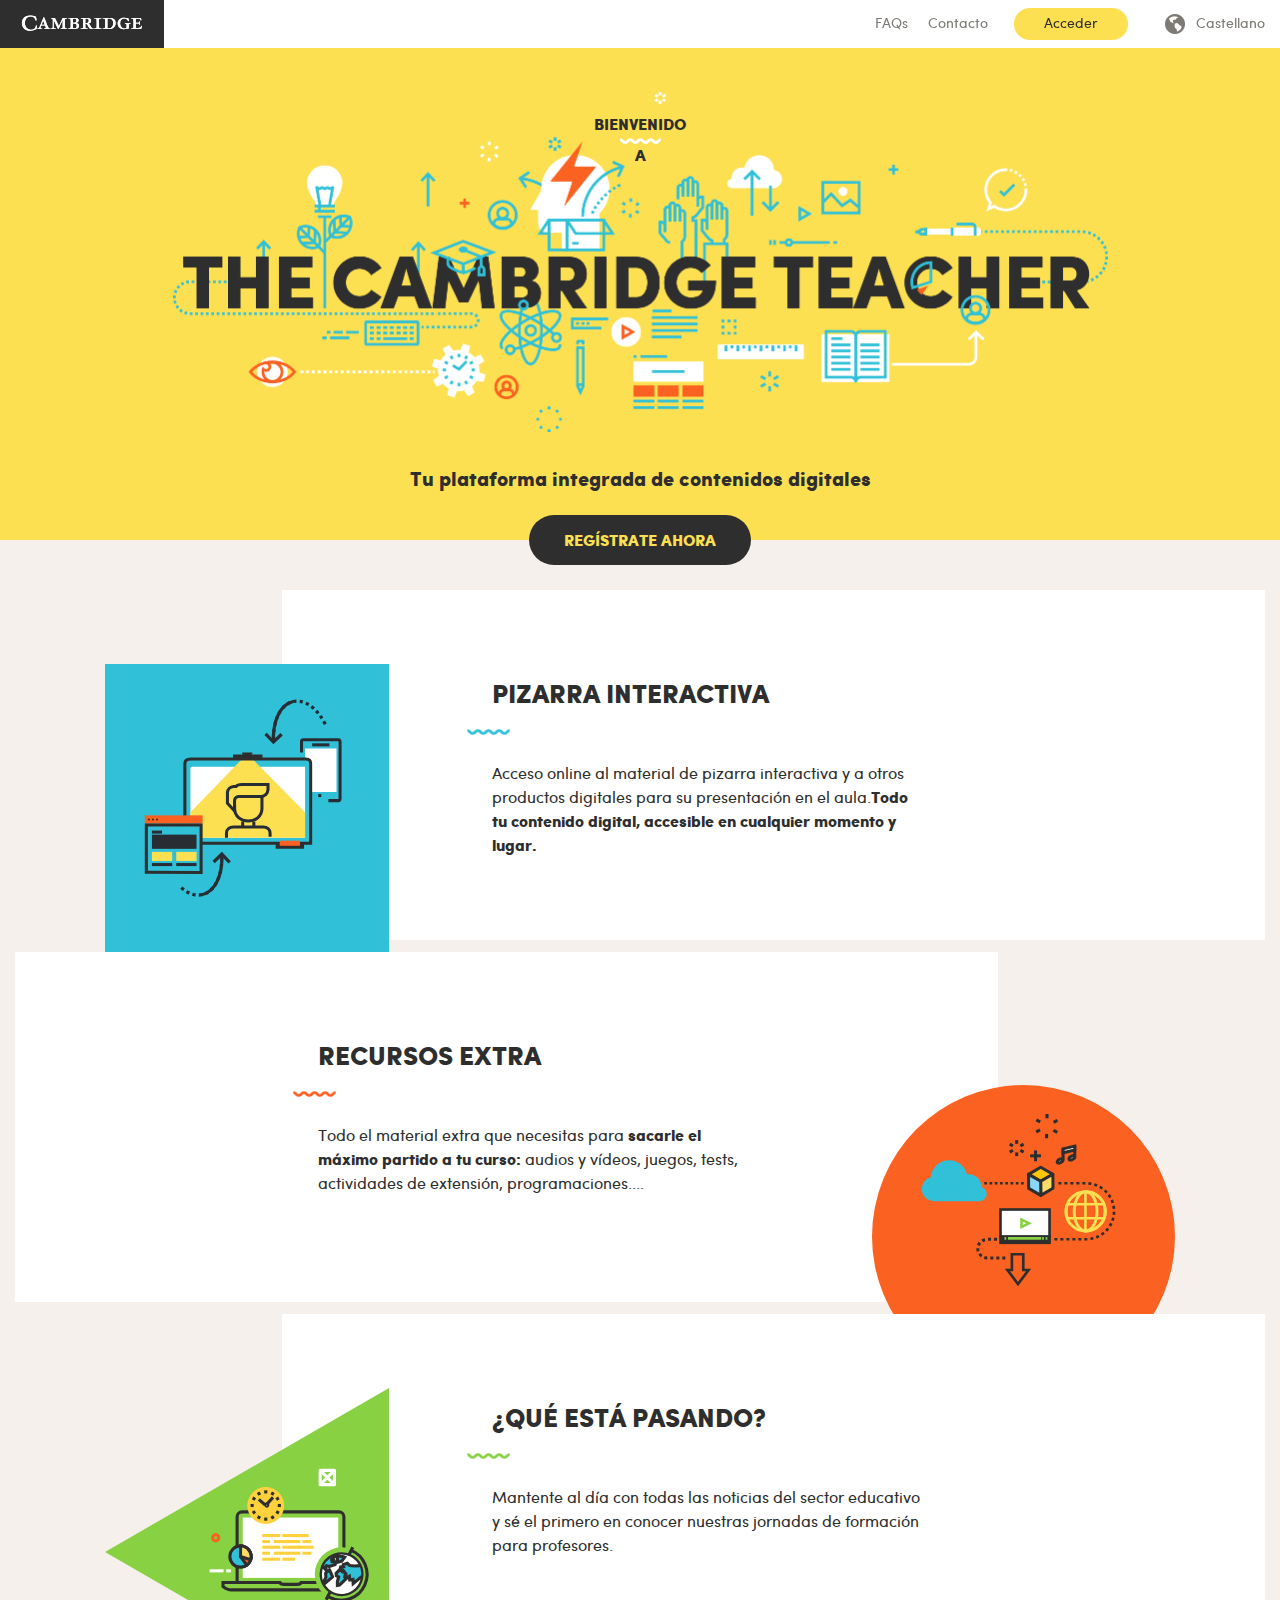
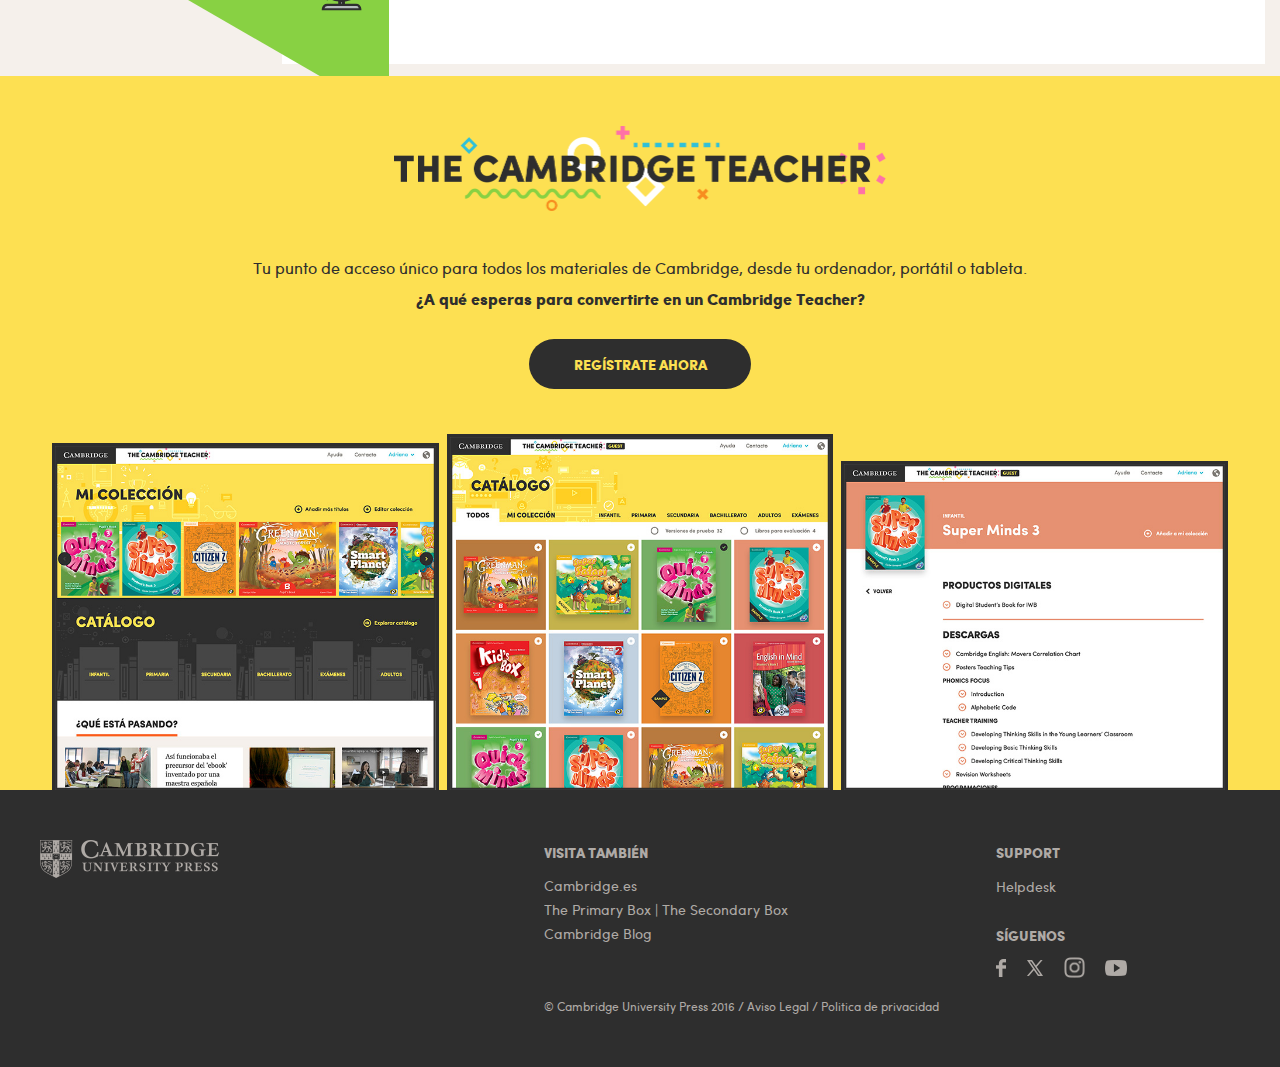
<file: index.html>
<!DOCTYPE HTML>
<html>
<head>
	<meta charset="UTF-8" />
    <meta name="viewport" content="width=device-width, initial-scale=1.0, maximum-scale=1.0, user-scalable=no">
  	<meta http-equiv="X-UA-Compatible" content="IE=edge,chrome=1" />
	<title></title>
    <meta name="description" content="" />
	<meta property="og:title" content=""/>
	<meta property="og:type" content="website"/>
	<meta property="og:url" content=""/>
	<meta property="og:image" content=""/>
	<meta property="og:site_name" content=""/>
	<meta property="og:description" content=""/>
    <meta property="google-tracking-id" content="UA-31155962-13" />

	<link rel="shortcut icon" type="image/x-icon" href="img/favicon.ico" />
    <link rel="stylesheet" type="text/css" href="css/slick.css" />
    <link rel="stylesheet" type="text/css" href="css/fontface.css" />
    <link rel="stylesheet" type="text/css" href="css/style.css" />
     <!-- Font Awesome styles-->
    <!--<link href="font-awesome/css/font-awesome.min.css" rel="stylesheet">-->

    <!--El siguiente comentario es un comentario condicional que solo IE sabe interpretar-->
    <!--[if IE]>
    <link rel="stylesheet" type="text/css" href="css/css_ie.css"/>
    <![endif]-->

    <!--[if lt IE 9]>
    <script src="http://css3-mediaqueries-js.googlecode.com/svn/trunk/css3-mediaqueries.js"></script>
	<![endif]-->
</head>
<body>
	<div id="wrapper">
    	<div id="header">
        	<div class="container">
                <a href="" class="logo_h">Cambridge University Press</a>
                <ul class="menu_h">
                    <li><a href="#">FAQs</a></li>
                    <li><a href="#">Contacto</a></li>
                    <li class="login_opc">
                        <a href="#"><div>Acceder</div></a>
                        <div class="desplegable">
                        	<div class="cover-desplegable">
                                <!--Box Login-->
                                <div class="login_box">
                                    <form id="form-login" role="form" method="POST" action="/login">
                                        <div>
                                        <label for="user_login">Usuario</label>
                                        <input type="text" name="text" id="user_login" placeholder="Usuario">
                                        </div>
                                        <div>
                                        <label for="password_login">Contraseña</label>
                                        <input type="password" name="password" id="password_login" placeholder="Contraseña">
                                        </div>
                                        <span class="feedback"></span>
                                        <div class="btns-login">
                                            <input type="submit" value="ENTRAR" class="btn">
                                            <a href="#" class="btn-register">Regístrate</a>
                                        </div>
                                        <p class="txt-remember">
                                            <a class="reset_password" href="#">Recordar contraseña</a>
                                        </p>
                                    </form>
                                </div>
                                <!--Box Forget-->
                                <div class="forget_box">
                                    <form id="form-forgot-password" role="form" method="POST" action="/forgot-password">
                                        <p>Introduce la cuenta de correo con la que estás registrado para restablecer la contraseña.</p>
                                        <label for="email_forget">Email</label>
                                        <input type="text" name="email" id="email_forget">
                                        <span class="feedback" style="display: none;"></span>
                                        <div class="btns-reset"><input type="submit" value="Restablecer" class="btn"></div>
                                    </form>
                                </div>
                            </div>
                        </div>
                    </li>
                    <li class="language_opc">
                        <a href="#"><span>Castellano</span></a>
                        <div class="desplegable">
                        	<div class="cover-desplegable">
                                <h3>IDIOMA</h3>
                                <a href="#" class="active">Castellano</a>
                                <a href="#">English</a>
                            </div>
                        </div>
                    </li>
                </ul>
            </div>
        </div>
        <div id="content">
        	<div id="banner-home">
            	<div class="txt-b-top">
                	<p>BIENVENIDO</p>
                    <p>A</p>
                </div>
                <div class="txt-b-bottom">
                	<p>Tu plataforma integrada de contenidos digitales</p>
                </div>
                <a href="#" class="btn-register-h">REGÍSTRATE AHORA</a>
            </div>
            <div id="info-home">
                <div id="modulos-home">
                    <div class="pizarra-interectiva">
                     	<div class="inside-pizarra">
                        	<img src="svg/pizarra.svg"/>
                            <div class="box-ins-home left-box">
                        		<h3>PIZARRA INTERACTIVA</h3>
                            	<p>Acceso online al material de pizarra interactiva y a otros productos digitales para su presentación en el aula.<strong>Todo tu contenido digital, accesible en cualquier momento y lugar.</strong></p>
                            </div>
                        </div>
                    </div>
                    <div class="recursos-extra">
                    	<div class="inside-recursos">
                        	<img src="svg/recursos.svg"/>
                            <div class="box-ins-home right-box">
                        		<h3>RECURSOS EXTRA</h3>
                            	<p>Todo el material extra que necesitas para <strong>sacarle el máximo partido a tu curso:</strong> audios y vídeos, juegos, tests, actividades de extensión, programaciones....</strong></p>
                            </div>
                        </div>
                    </div>
                    <div class="que-esta-pasando">
                    	<div class="inside-pasando">
                        	<img src="svg/news.svg"/>
                            <div class="box-ins-home left-box">
                        		<h3>¿QUÉ ESTÁ PASANDO?</h3>
                            	<p>Mantente al día con todas las noticias del sector educativo y sé el primero en conocer nuestras jornadas de formación para profesores.</p>
                            </div>
                        </div>
                    </div>
                </div>
                <div id="info-profesor">
                	<img class="logo-info" src="img/logo_home_box.png"/>
                    <p>Tu punto de acceso único para todos los materiales de Cambridge, desde tu ordenador, portátil o tableta.</p>
                    <p class="desktop_opc"><strong>¿A qué esperas para convertirte en un Cambridge Teacher?</strong></p>
                    <p class="mobile_opc">Para garantizar siempre la mejor experiencia, <strong>The Cambridge Teacher</strong> está optimizado para su uso en tablets y ordenadores. Vuelve a acceder desde otro dispositivo para poder registrarte y acceder a todos los productos digitales y recursos asociados a tus cursos.</p>
                    <a href="#">REGÍSTRATE AHORA</a>
                    <div id="show-examples">
                    	<div class="shot-box"><span class="helper_bottom"></span><img src="img/shot-page-1.jpg"/></div>
                        <div class="shot-box"><span class="helper_bottom"></span><img src="img/shot-page-2.jpg"/></div>
                        <div class="shot-box"><span class="helper_bottom"></span><img src="img/shot-page-3.jpg"/></div>
                    </div>
                </div>
            </div>
        </div>
        <div id="footer">
        	<div class="container">
                <div class="left_footer">
                	<a href="#" class="logo_f">Cambridge University Press</a>
                </div>
                <div class="right_footer">
                    <div class="block_visita">
                        <h4>VISITA TAMBIÉN</h4>
                        <ul>
                            <li><a href="#" target="_blank">Cambridge.es</a></li>
                            <li><a href="#" target="_blank">The Primary Box</a> | <a href="#">The Secondary Box</a></li>
                            <li><a href="#" target="_blank">Cambridge Blog</a></li>
                        </ul>
                    </div>
                    <div class="block_siguenos">
                    	<div class="box-helpdesk" >
                        	<h4>SUPPORT</h4>
                    		<a href="http://www.thecambridgeteacher.es/helpdesk" class="link_helpdesk">Helpdesk</a>
                        </div>
                    	<h4>SÍGUENOS</h4>
                        <ul>
                            <li><a href="#" class="ico_facebook">Facebook</a></li>
                            <li><a href="#" class="ico_twitter">Twitter</a></li>
                            <li><a href="#" class="ico_instagram">Instagram</a></li>
                            <li><a href="#" class="ico_youtube">Youtube</a></li>
                        </ul>
                    </div>
                    <p class="txt-footer">© Cambridge University Press 2016 / <a href="#">Aviso Legal</a> / <a href="#">Politica de privacidad</a></p>
                </div>
            </div>
        </div>
    </div>
    <script src="js/jquery.js"></script>
	   <script src="js/jquery-migrate-3.1.0.min.js"></script>
    <script src="js/jquery.easing.1.3.js"></script>
    <script src="js/jquery.scrollTo.js"></script>
    <script src="js/jquery.fitvids.js"></script>
    <script src='https://www.google.com/recaptcha/api.js'></script>
    <script src="js/jquery.lazyload.min.js"></script>
    <script src="js/slick.min.js"></script>
    <script src="js/application.js"></script>
</body>
</html>
</file>
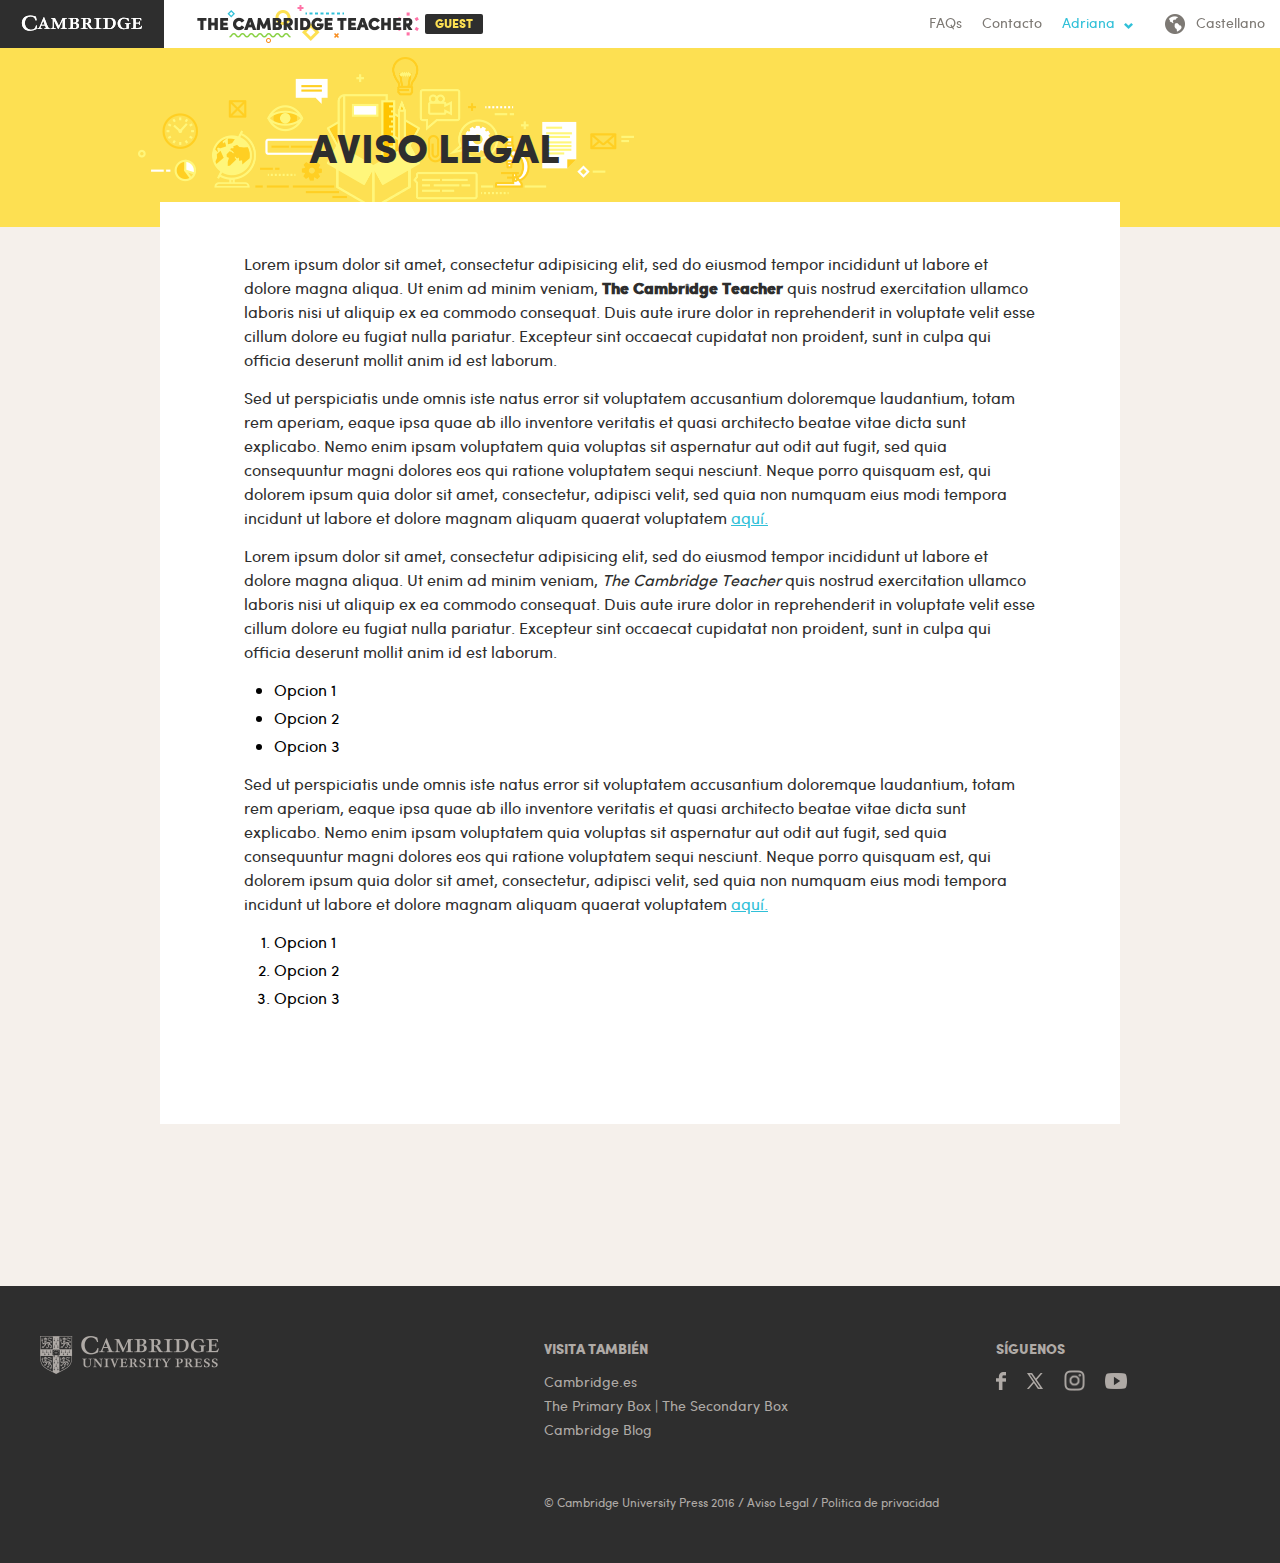
<file: aviso.html>
<!DOCTYPE HTML>
<html>
<head>
	<meta charset="UTF-8" />
    <meta name="viewport" content="width=device-width, initial-scale=1.0, maximum-scale=1.0, user-scalable=no">
  	<meta http-equiv="X-UA-Compatible" content="IE=edge,chrome=1" />
	<title></title>
    <meta name="description" content="" />
	<meta property="og:title" content=""/>
	<meta property="og:type" content="website"/>
	<meta property="og:url" content=""/>
	<meta property="og:image" content=""/>
	<meta property="og:site_name" content=""/>
	<meta property="og:description" content=""/>

	<link rel="shortcut icon" type="image/x-icon" href="img/favicon.ico" />
    <link rel="stylesheet" type="text/css" href="css/slick.css" />
    <link rel="stylesheet" type="text/css" href="css/fontface.css" />
    <link rel="stylesheet" type="text/css" href="css/style.css" />
     <!-- Font Awesome styles-->
    <!--<link href="font-awesome/css/font-awesome.min.css" rel="stylesheet">-->

    <!--El siguiente comentario es un comentario condicional que solo IE sabe interpretar-->
    <!--[if IE]>
    <link rel="stylesheet" type="text/css" href="css/css_ie.css"/>
    <![endif]-->

    <!--[if lt IE 9]>
    <script src="http://css3-mediaqueries-js.googlecode.com/svn/trunk/css3-mediaqueries.js"></script>
	<![endif]-->
</head>
<body>
	<div id="wrapper">
    	<div id="header">
        	<div class="container">
                <a href="" class="logo_h">Cambridge University Press</a>
               	<h1>The Cambridge Teacher</h1>
                <span class="type-user">GUEST</span>
                <ul class="menu_h">
                    <li><a href="#">FAQs</a></li>
                    <li><a href="#">Contacto</a></li>
                    <li class="user_opc">
                        <a href="#">Adriana</a>
                        <div class="desplegable">
                            <p>Info personal</p>
                        </div>
                    </li>
                    <li class="language_opc">
                        <a href="#"><span>Castellano</span></a>
                        <div class="desplegable">
                            <h3>IDIOMA</h3>
                            <a href="#" class="active">Castellano</a>
                            <a href="#">English</a>
                        </div>
                    </li>
                </ul>
            </div>
        </div>
        <div id="content">
        	<div id="block-aviso">
                <div id="banner-generico">
                     <h2>AVISO LEGAL</h2>
                </div>
                <div id="box_aviso">
                    <div class="top-register top-w-title">
                    	<p>Lorem ipsum dolor sit amet, consectetur adipisicing elit, sed do eiusmod tempor incididunt ut labore et dolore magna aliqua. Ut enim ad minim veniam, <strong>The Cambridge Teacher</strong> quis nostrud exercitation ullamco laboris nisi ut aliquip ex ea commodo consequat. Duis aute irure dolor in reprehenderit in voluptate velit esse cillum dolore eu fugiat nulla pariatur. Excepteur sint occaecat cupidatat non proident, sunt in culpa qui officia deserunt mollit anim id est laborum.</p>
                        <p>Sed ut perspiciatis unde omnis iste natus error sit voluptatem accusantium doloremque laudantium, totam rem aperiam, eaque ipsa quae ab illo inventore veritatis et quasi architecto beatae vitae dicta sunt explicabo. Nemo enim ipsam voluptatem quia voluptas sit aspernatur aut odit aut fugit, sed quia consequuntur magni dolores eos qui ratione voluptatem sequi nesciunt. Neque porro quisquam est, qui dolorem ipsum quia dolor sit amet, consectetur, adipisci velit, sed quia non numquam eius modi tempora incidunt ut labore et dolore magnam aliquam quaerat voluptatem <a href="#">aquí.</a></p>
                        <p>Lorem ipsum dolor sit amet, consectetur adipisicing elit, sed do eiusmod tempor incididunt ut labore et dolore magna aliqua. Ut enim ad minim veniam, <em>The Cambridge Teacher</em> quis nostrud exercitation ullamco laboris nisi ut aliquip ex ea commodo consequat. Duis aute irure dolor in reprehenderit in voluptate velit esse cillum dolore eu fugiat nulla pariatur. Excepteur sint occaecat cupidatat non proident, sunt in culpa qui officia deserunt mollit anim id est laborum.</p>
                        <ul>
                        	<li>Opcion 1</li>
                            <li>Opcion 2</li>
                            <li>Opcion 3</li>
                        </ul>
                        <p>Sed ut perspiciatis unde omnis iste natus error sit voluptatem accusantium doloremque laudantium, totam rem aperiam, eaque ipsa quae ab illo inventore veritatis et quasi architecto beatae vitae dicta sunt explicabo. Nemo enim ipsam voluptatem quia voluptas sit aspernatur aut odit aut fugit, sed quia consequuntur magni dolores eos qui ratione voluptatem sequi nesciunt. Neque porro quisquam est, qui dolorem ipsum quia dolor sit amet, consectetur, adipisci velit, sed quia non numquam eius modi tempora incidunt ut labore et dolore magnam aliquam quaerat voluptatem <a href="#">aquí.</a></p>
                        <ol>
                        	<li>Opcion 1</li>
                            <li>Opcion 2</li>
                            <li>Opcion 3</li>
                        </ol>
                    </div>
                </div>
            </div>
        </div>
        <div id="footer">
        	<div class="container">
                <div class="left_footer">
                	<a href="#" class="logo_f">Cambridge University Press</a>
                </div>
                <div class="right_footer">
                    <div class="block_visita">
                        <h4>VISITA TAMBIÉN</h4>
                        <ul>
                            <li><a href="#" target="_blank">Cambridge.es</a></li>
                            <li><a href="#" target="_blank">The Primary Box</a> | <a href="#">The Secondary Box</a></li>
                            <li><a href="#" target="_blank">Cambridge Blog</a></li>
                        </ul>
                    </div>
                    <div class="block_siguenos">
                    	<h4>SÍGUENOS</h4>
                        <ul>
                            <li><a href="#" class="ico_facebook">Facebook</a></li>
                            <li><a href="#" class="ico_twitter">Twitter</a></li>
                            <li><a href="#" class="ico_instagram">Instagram</a></li>
                            <li><a href="#" class="ico_youtube">Youtube</a></li>
                        </ul>
                    </div>
                    <p class="txt-footer">© Cambridge University Press 2016 / <a href="#">Aviso Legal</a> / <a href="#">Politica de privacidad</a></p>
                </div>
            </div>
        </div>
    </div>
    <script src="js/jquery.js"></script>
	<script src="js/jquery-migrate-3.1.0.min.js"></script>
    <script src="js/jquery.easing.1.3.js"></script>
    <script src="js/jquery.scrollTo.js"></script>
    <script src="js/jquery.fitvids.js"></script>
    <script src='https://www.google.com/recaptcha/api.js'></script>
    <script src="js/jquery.lazyload.min.js"></script>
    <script src="js/slick.min.js"></script>
    <script src="js/application.js"></script>
</body>
</html>
</file>
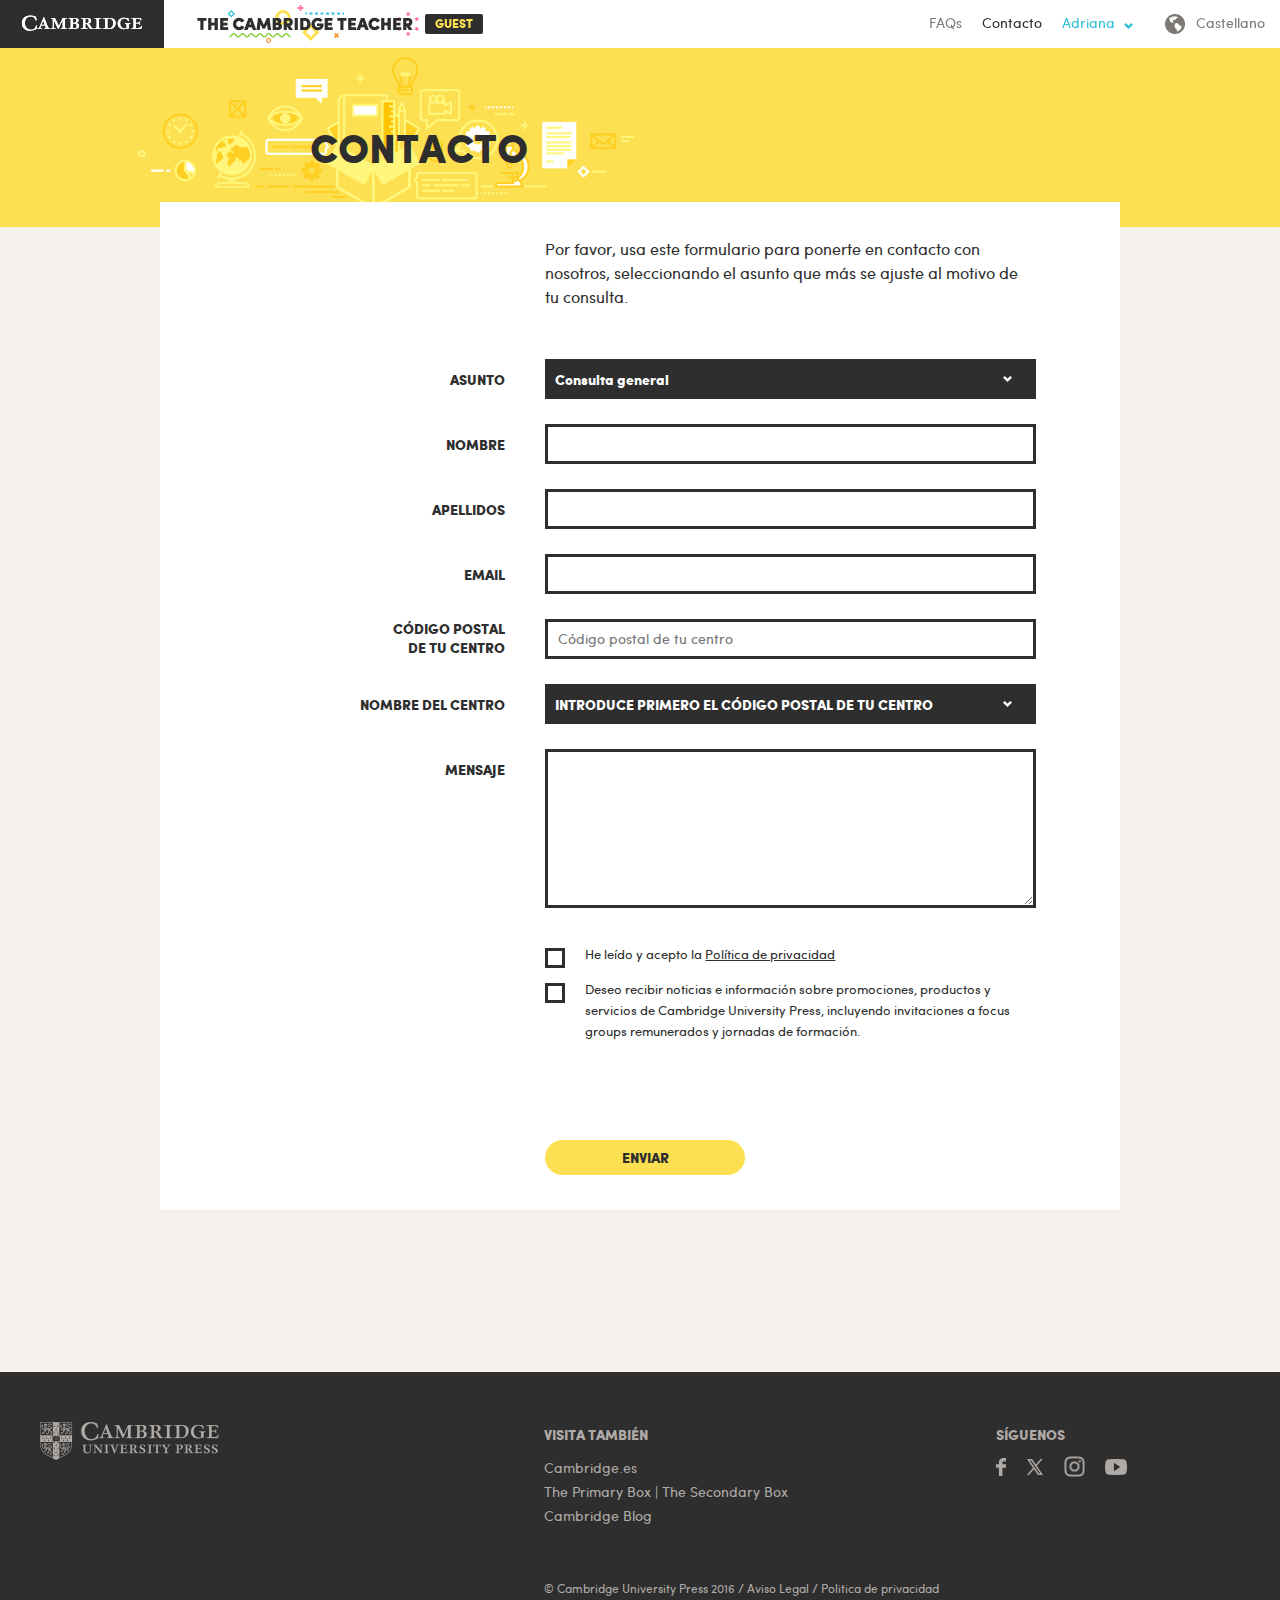
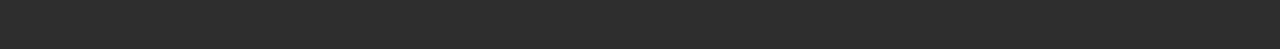
<file: contacto.html>
<!DOCTYPE HTML>
<html>
<head>
	<meta charset="UTF-8" />
    <meta name="viewport" content="width=device-width, initial-scale=1.0, maximum-scale=1.0, user-scalable=no">
  	<meta http-equiv="X-UA-Compatible" content="IE=edge,chrome=1" />
	<title></title>
    <meta name="description" content="" />
	<meta property="og:title" content=""/>
	<meta property="og:type" content="website"/>
	<meta property="og:url" content=""/>
	<meta property="og:image" content=""/>
	<meta property="og:site_name" content=""/>
	<meta property="og:description" content=""/>

	<link rel="shortcut icon" type="image/x-icon" href="img/favicon.ico" />
    <link rel="stylesheet" type="text/css" href="css/slick.css" />
    <link rel="stylesheet" type="text/css" href="css/fontface.css" />
    <link rel="stylesheet" type="text/css" href="css/style.css" />
     <!-- Font Awesome styles-->
    <!--<link href="font-awesome/css/font-awesome.min.css" rel="stylesheet">-->

    <!--El siguiente comentario es un comentario condicional que solo IE sabe interpretar-->
    <!--[if IE]>
    <link rel="stylesheet" type="text/css" href="css/css_ie.css"/>
    <![endif]-->

    <!--[if lt IE 9]>
    <script src="http://css3-mediaqueries-js.googlecode.com/svn/trunk/css3-mediaqueries.js"></script>
	<![endif]-->
</head>
<body>
	<div id="wrapper">
    	<div id="header">
        	<div class="container">
                <a href="" class="logo_h">Cambridge University Press</a>
               	<h1>The Cambridge Teacher</h1>
                <span class="type-user">GUEST</span>
                <ul class="menu_h">
                    <li><a href="#">FAQs</a></li>
                    <li><a href="#" class="active">Contacto</a></li>
                    <li class="user_opc">
                        <a href="#">Adriana</a>
                        <div class="desplegable">
                            <p>Info personal</p>
                        </div>
                    </li>
                    <li class="language_opc">
                        <a href="#"><span>Castellano</span></a>
                        <div class="desplegable">
                            <h3>IDIOMA</h3>
                            <a href="#" class="active">Castellano</a>
                            <a href="#">English</a>
                        </div>
                    </li>
                </ul>
            </div>
        </div>
        <div id="content">
        	<div id="block-registro">
                <div id="banner-generico">
                     <h2>CONTACTO</h2>
                </div>
                <div id="form_box_registro">
             <form data-user-is-logged="false" data-error-msg="Por favor revisa los campos resaltados." data-validate="true" novalidate="" role="form" method="POST" action="http://www.thecambridgeteacher.es/contacto" class="form-type-1" id="contact-form">

                <div class="top-register top-w-title">

                    <div class="intro_contact">
                        <p>Por favor, usa este formulario para ponerte en contacto con nosotros, seleccionando el asunto que más se ajuste al motivo de tu consulta.</p>
                    </div>

                    <div class="form-group required select-box">
                        <label for="subject">ASUNTO</label>
                        <div class="bg-select">
                            <select id="subject" name="subject">
                                <option value="general">Consulta general</option>
                                <option value="centre-missing">Mi centro no está en el listado</option>
                                <option value="verification-email">No me ha llegado el correo de verificación</option>
                                <option value="smc-request">No conozco el School MasterCode de mi centro</option>
                            </select>
                        </div>
                    </div>


                    <div class="form-group required">
                        <label for="first_name">NOMBRE</label>
                        <input type="text" data-validation-rule="not-empty" value="" name="first_name" id="first_name" class="form-control">
                    </div>

                    <div class="form-group required">
                        <label for="last_name">APELLIDOS</label>
                        <input type="text" data-validation-rule="not-empty" value="" name="last_name" id="last_name" class="form-control">
                    </div>

                    <div class="form-group required">
                        <label for="email">EMAIL</label>
                        <input type="email" data-error-msg="El email no es válido." data-validation-rule="email" value="" autocorrect="off" name="email" id="email" class="form-control">
                    </div>





                    <div data-action="general,smc-request,verification-email" style="">

                        <div class="form-group required">
                            <label class="label-2-lines" for="zip">CÓDIGO POSTAL<br> DE TU CENTRO</label>
                            <input type="text" data-error-msg="Debes introducir el código postal del centro." data-validation-rule="zip" placeholder="Código postal de tu centro" name="zip" id="zip" class="form-control">
                        </div>

                        <div class="form-group required">
                            <label for="centre_id">NOMBRE DEL CENTRO</label>
                            <div class="bg-select">
                                <select data-error-msg="Debes seleccionar un centro." data-validation-rule="select-option" data-none-selected-text="Introduce primero el código postal de tu centro" data-choose-text="Selecciona tu centro" name="centre_id" class="form-control uppercased">
                                    <option value="">Introduce primero el código postal de tu centro</option>
                                </select>
                            </div>
                        </div>

                    </div>


                    <div data-action="centre-missing" style="display:none">

                        <div class="form-group required">
                            <label for="new_centre_zip" class="label-2-lines">CÓDIGO POSTAL<br>
 DE TU CENTRO</label>
                            <input type="text" data-validation-rule="zip" placeholder="Código postal del centro educativo" name="new_centre_zip" id="new_centre_zip" class="form-control">
                        </div>

                        <div class="form-group required">
                            <label for="new_centre_name">NOMBRE DEL CENTRO</label>
                            <input type="text" data-validation-rule="not-empty" name="new_centre_name" id="new_centre_name" class="form-control">
                        </div>

                        <div class="form-group required">
                            <label for="new_centre_address">DIRECCIÓN DEL CENTRO</label>
                            <input type="text" data-validation-rule="not-empty" name="new_centre_address" id="new_centre_address" class="form-control">
                        </div>

                        <div class="form-group required">
                            <label for="new_centre_city">CIUDAD</label>
                            <input type="text" data-validation-rule="not-empty" name="new_centre_city" id="new_centre_city" class="form-control">
                        </div>


                        <div class="form-group required">
                            <label for="new_centre_province">PROVINCIA</label>
                            <div data-validation-rule="select-option" class="bg-select">
                                <select name="new_centre_province" class="form-control" id="new_centre_province" data-validation-rule="select-option"><option selected="selected" value="">Seleccionar provincia</option><option value="01">ÁLAVA</option><option value="02">ALBACETE</option><option value="03">ALICANTE</option><option value="04">ALMERÍA</option><option value="0">ASTURIAS</option><option value="05">ÁVILA</option><option value="06">BADAJOZ</option><option value="1">CANTABRIA</option><option value="2">CEUTA</option><option value="08">BARCELONA</option><option value="09">BURGOS</option><option value="3">CÁCERES</option><option value="4">CÁDIZ</option><option value="5">CASTELLÓN</option><option value="6">CIUDAD REAL</option><option value="7">CÓRDOBA</option><option value="8">CORUÑA, A</option><option value="9">CUENCA</option><option value="10">GIRONA</option><option value="11">GRANADA</option><option value="12">GUADALAJARA</option><option value="13">GUIPÚZCOA</option><option value="14">HUELVA</option><option value="15">HUESCA</option><option value="07">ILLES BALEARS</option><option value="16">JAÉN</option><option value="17">LEÓN</option><option value="18">LLEIDA</option><option value="19">LUGO</option><option value="20">MADRID</option><option value="21">MÁLAGA</option><option value="22">MELILLA</option><option value="23">MURCIA</option><option value="24">NAVARRA</option><option value="25">OURENSE</option><option value="26">PALENCIA</option><option value="27">PALMAS, LAS</option><option value="28">PONTEVEDRA</option><option value="29">RIOJA, LA</option><option value="30">SALAMANCA</option><option value="31">SANTA CRUZ DE TENERIFE</option><option value="32">SEGOVIA</option><option value="33">SEVILLA</option><option value="34">SORIA</option><option value="35">TARRAGONA</option><option value="36">TERUEL</option><option value="37">TOLEDO</option><option value="38">VALENCIA</option><option value="39">VALLADOLID</option><option value="40">VIZCAYA</option><option value="41">ZAMORA</option><option value="42">ZARAGOZA</option><option value="43">NO ESPAÑA</option><option value="AD">ANDORRA</option></select>
                            </div>
                        </div>
                    </div>


                    <div class="form-group">
                        <label for="message">MENSAJE</label>
                        <div class="box-textarea">
                            <textarea data-placeholder-ask-samples="Indica aquí los títulos de los que deseas recibir muestras" data-placeholder-course-request="Indica aquí el curso y nivel del mismo al que quieres tener acceso" data-placeholder-course-missing="Puedes indicar aquí los libros adoptados por tu centro a los que deseas tener acceso" data-placeholder-smc-request="Puedes indicar aquí los libros adoptados por tu centro a los que deseas tener acceso" rows="7" class="form-control" name="message" id="message" placeholder=""></textarea>
                        </div>
                    </div>




                    <div class="group_checkbox">
                        <div class="checkbox"><input type="checkbox" data-error-msg="Debes aceptar la Política de Privacidad" data-validation-rule="checkbox" name="accept_legal" id="accept_legal"><label for="accept_legal"></label><p><span>He leído y acepto la <a target="_blank" href="http://www.thecambridgeteacher.es/politica-privacidad">Política de privacidad</a></span></p></div>
                        <div class="checkbox">
                            <input type="checkbox" id="accept_promos" value="1" name="accept_promos"><label for="accept_promos"></label><p><span>Deseo recibir noticias e información sobre promociones, productos y servicios de Cambridge University Press, incluyendo invitaciones a focus groups remunerados y jornadas de formación.</span></p>
                        </div>
                    </div>


                    <div class="maquetacion_captcha" data-validation-rule="recaptcha" data-error-msg="¿Eres un robot?">
                        <div class="g-recaptcha" data-sitekey="6LdL4CATAAAAADBQNQQKNEMNn9x6_YUmIDWybTXi"></div>
                    </div>

                    <div class="errores"></div>

                    <div class="submit_group"><input type="submit" value="ENVIAR"></div>

                </div>


            </form>
        </div>
            </div>
        </div>
        <div id="footer">
        	<div class="container">
                <div class="left_footer">
                	<a href="#" class="logo_f">Cambridge University Press</a>
                </div>
                <div class="right_footer">
                    <div class="block_visita">
                        <h4>VISITA TAMBIÉN</h4>
                        <ul>
                            <li><a href="#" target="_blank">Cambridge.es</a></li>
                            <li><a href="#" target="_blank">The Primary Box</a> | <a href="#">The Secondary Box</a></li>
                            <li><a href="#" target="_blank">Cambridge Blog</a></li>
                        </ul>
                    </div>
                    <div class="block_siguenos">
                    	<h4>SÍGUENOS</h4>
                        <ul>
                            <li><a href="#" class="ico_facebook">Facebook</a></li>
                            <li><a href="#" class="ico_twitter">Twitter</a></li>
                            <li><a href="#" class="ico_instagram">Instagram</a></li>
                            <li><a href="#" class="ico_youtube">Youtube</a></li>
                        </ul>
                    </div>
                    <p class="txt-footer">© Cambridge University Press 2016 / <a href="#">Aviso Legal</a> / <a href="#">Politica de privacidad</a></p>
                </div>
            </div>
        </div>
    </div>
    <script src="js/jquery.js"></script>
	   <script src="js/jquery-migrate-3.1.0.min.js"></script>
    <script src="js/jquery.easing.1.3.js"></script>
    <script src="js/jquery.scrollTo.js"></script>
    <script src="js/jquery.fitvids.js"></script>
    <script src='https://www.google.com/recaptcha/api.js'></script>
    <script src="js/jquery.lazyload.min.js"></script>
    <script src="js/slick.min.js"></script>
    <script src="js/application.js"></script>
</body>
</html>
</file>
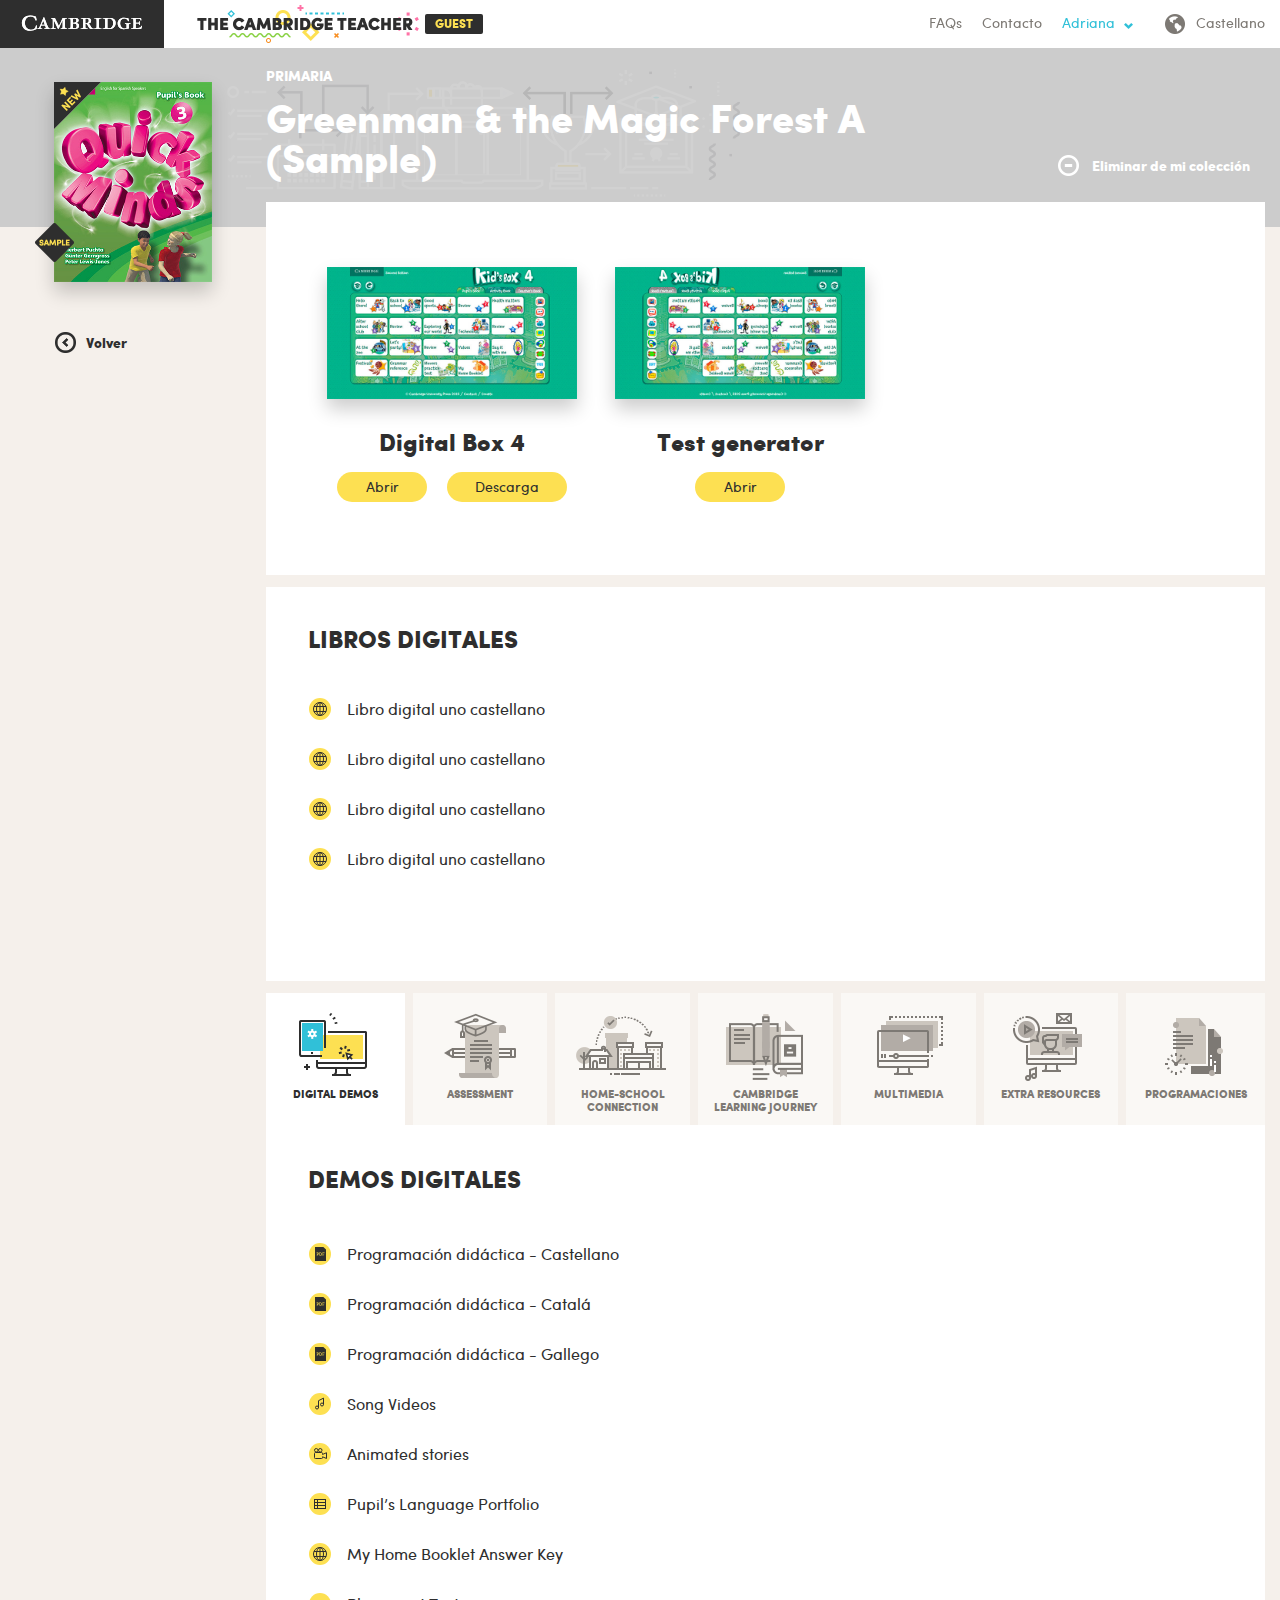
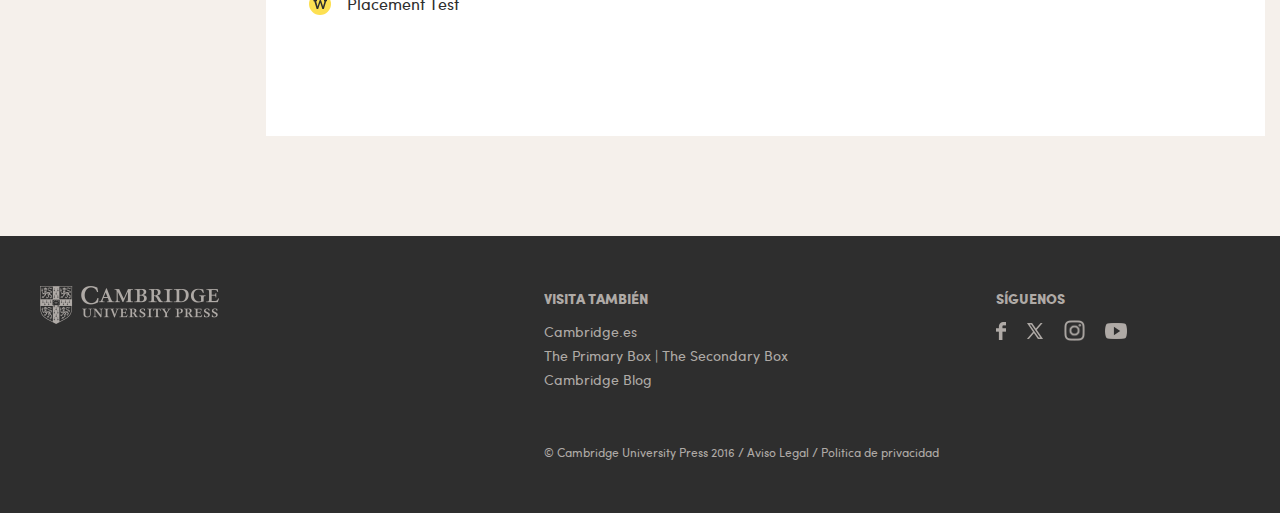
<file: detalle.html>
<!DOCTYPE HTML>
<html>
<head>
	<meta charset="UTF-8" />
    <meta name="viewport" content="width=device-width, initial-scale=1.0, maximum-scale=1.0, user-scalable=no">
  	<meta http-equiv="X-UA-Compatible" content="IE=edge,chrome=1" />
	<title></title>
    <meta name="description" content="" />
	<meta property="og:title" content=""/>
	<meta property="og:type" content="website"/>
	<meta property="og:url" content=""/>
	<meta property="og:image" content=""/>
	<meta property="og:site_name" content=""/>
	<meta property="og:description" content=""/>
    <meta property="mobile-redirect" content="true"/>
    <meta property="mobile-redirect-url" content="index.html"/>

	<link rel="shortcut icon" type="image/x-icon" href="img/favicon.ico" />
    <link rel="stylesheet" type="text/css" href="css/slick.css" />
    <link rel="stylesheet" type="text/css" href="css/fontface.css" />
    <link rel="stylesheet" type="text/css" href="css/style.css" />
     <!-- Font Awesome styles-->
    <!--<link href="font-awesome/css/font-awesome.min.css" rel="stylesheet">-->

    <!--El siguiente comentario es un comentario condicional que solo IE sabe interpretar-->
    <!--[if IE]>
    <link rel="stylesheet" type="text/css" href="css/css_ie.css"/>
    <![endif]-->

    <!--[if lt IE 9]>
    <script src="http://css3-mediaqueries-js.googlecode.com/svn/trunk/css3-mediaqueries.js"></script>
	<![endif]-->
</head>
<body>
	<div id="wrapper">
    	<div id="header">
        	<div class="container">
                <a href="" class="logo_h">Cambridge University Press</a>
               	<h1>The Cambridge Teacher</h1>
                <span class="type-user">GUEST</span>
                <ul class="menu_h">
                    <li><a href="#">FAQs</a></li>
                    <li><a href="#">Contacto</a></li>
                    <li class="user_opc">
                        <a href="#">Adriana</a>
                        <div class="desplegable">
                            <h3>TU CUENTA</h3>
                            <a href="#">Mi colección</a>
                            <a href="#">Perfil de usuario</a>
                            <a href="#" class="enl-logout">Log out</a>
                        </div>
                    </li>
                    <li class="language_opc">
                        <a href="#"><span>Castellano</span></a>
                        <div class="desplegable">
                            <h3>IDIOMA</h3>
                            <a href="#" class="active">Castellano</a>
                            <a href="#">English</a>
                        </div>
                    </li>
                </ul>
            </div>
        </div>
        <div id="content">
        	<div id="banner-detalle" style="background-color:#cccccc;">
            	<div class="container">
                		<div class="cover-detalle"><img src="img/item1.jpg"><span>SAMPLE</span><span class="featured">NEW</span></div>
                        <div class="info-book">
       						<h3>PRIMARIA</h3>
                        	<h2>Greenman & the Magic Forest A (Sample)</h2>
                        </div>
                        <a href="#" class="enl-delete">Eliminar de mi colección</a>
                </div>
            </div>
            <div id="block-detalle">
            	<a href="#" class="enl-volver">Volver</a>
                <div class="group-generic">
                    <div class="box-generic-detalle">
                        <div class="content-detalle">
                            <div class="img-detalles">
                                <div class="box-sup-det" >
                                    <div class="box-img-det">
                                        <img src="img/detalle-1.jpg"/>
                                    </div>
                                    <div>
                                        <h4>Digital Box 4</h4>
                                        <button class="btn-det">Abrir</button>
                                        <a href="http://www.cambridge.es/download" data-modal-target="#modal-download" data-tag="Digital Box 4 (4Gb)" class="btn-det resource-download">Descarga</a>
                                    </div>
                                </div>
                                <div class="box-sup-det" >
                                    <div class="box-img-det">
                                        <img src="img/detalle-2.jpg"/>
                                    </div>
                                    <div>
                                        <h4>Test generator</h4>
                                         <button class="btn-det">Abrir</button>
                                    </div>
                                </div>
                            </div>
                        </div>
                    </div>
                    <div class="box-generic-detalle">
                        <div class="content-detalle">
                            <h4>LIBROS DIGITALES</h4>
                            <ul class="list-digitales">
                                <li><a href="#">Libro digital uno castellano</a></li>
                                <li><a href="#">Libro digital uno castellano</a></li>
                                <li><a href="#">Libro digital uno castellano</a></li>
                                <li><a href="#">Libro digital uno castellano</a></li>
                            </ul>
                        </div>
                    </div>
                    <div class="box-generic-detalle">
                        <div class="enl-select-tab">
                            <div class="container-tabs">
                                <div class="single-tab">
                                    <a href="#" class="tab-1 active" rel="box-type-1">DIGITAL DEMOS</a>
                                </div>
                                <div class="single-tab">
                                    <a href="#" class="tab-2" rel="box-type-2">ASSESSMENT</a>
                                </div>
                                <div class="single-tab">
                                    <a href="#" class="tab-3" rel="box-type-3">HOME-SCHOOL CONNECTION</a>
                                </div>
                                <div class="single-tab">
                                    <a href="#" class="tab-7" rel="box-type-7">CAMBRIDGE LEARNING JOURNEY</a>
                                </div>
                                <div class="single-tab">
                                    <a href="#" class="tab-4" rel="box-type-4">MULTIMEDIA</a>
                                </div>
                                <div class="single-tab">
                                    <a href="#" class="tab-5" rel="box-type-5">EXTRA RESOURCES</a>
                                </div>
                                <div class="single-tab">
                                    <a href="#" class="tab-6" rel="box-type-6">PROGRAMACIONES</a>
                                </div>
                            </div>
                        </div>
                        <div class="cont-tabs">
                            <!--Demos Digitales-->
                            <div class="box-type-1">
                                <h5>DEMOS DIGITALES</h5>
                                <ul>
                                    <li><a href="#" class="type-pdf">Programación didáctica - Castellano</a></li>
                                    <li><a href="#" class="type-pdf">Programación didáctica - Catalá</a></li>
                                    <li><a href="#" class="type-pdf">Programación didáctica - Gallego</a></li>
                                    <li><a href="#" class="type-audio">Song Videos</a></li>
                                    <li><a href="#" class="type-video">Animated stories</a></li>
                                    <li><a href="#" class="type-excel">Pupil’s Language Portfolio</a></li>
                                    <li><a href="#" class="type-link">My Home Booklet Answer Key</a></li>
                                    <li><a href="#" class="type-word">Placement Test</a></li>
                                </ul>
                            </div>
                            <!--Assessment-->
                            <div class="box-type-2" style="display:none;">
                                <h5>ASSESSMENT</h5>
                                <ul>
                                    <li><a href="#" class="type-pdf">Programación didáctica - Castellano</a></li>
                                    <li><a href="#" class="type-pdf">Programación didáctica - Catalá</a></li>
                                    <li><a href="#" class="type-pdf">Programación didáctica - Gallego</a></li>
                                    <li><a href="#" class="type-audio">Song Videos</a></li>
                                    <li><a href="#" class="type-video">Animated stories</a></li>
                                    <li><a href="#" class="type-excel">Pupil’s Language Portfolio</a></li>
                                    <li><a href="#" class="type-link">My Home Booklet Answer Key</a></li>
                                    <li><a href="#" class="type-word">Placement Test</a></li>
                                </ul>
                            </div>
                            <!--Home-School Connnection-->
                            <div class="box-type-3" style="display:none;">
                                <h5>HOME-SCHOOL CONNECTION</h5>
                                <ul>
                                    <li><a href="#" class="type-pdf">Programación didáctica - Castellano</a></li>
                                    <li><a href="#" class="type-pdf">Programación didáctica - Catalá</a></li>
                                    <li><a href="#" class="type-pdf">Programación didáctica - Gallego</a></li>
                                    <li><a href="#" class="type-audio">Song Videos</a></li>
                                    <li><a href="#" class="type-video">Animated stories</a></li>
                                    <li><a href="#" class="type-excel">Pupil’s Language Portfolio</a></li>
                                    <li><a href="#" class="type-link">My Home Booklet Answer Key</a></li>
                                    <li><a href="#" class="type-word">Placement Test</a></li>
                                </ul>
                            </div>
                            <!--CAMBRIDGE LEARNING JOURNEY-->
                            <div class="box-type-7" style="display:none;">
                                <h5>CAMBRIDGE LEARNING JOURNEY</h5>
                                <ul>
                                    <li><a href="#" class="type-pdf">Programación didáctica - Castellano</a></li>
                                    <li><a href="#" class="type-pdf">Programación didáctica - Catalá</a></li>
                                    <li><a href="#" class="type-pdf">Programación didáctica - Gallego</a></li>
                                    <li><a href="#" class="type-audio">Song Videos</a></li>
                                    <li><a href="#" class="type-video">Animated stories</a></li>
                                    <li><a href="#" class="type-excel">Pupil’s Language Portfolio</a></li>
                                    <li><a href="#" class="type-link">My Home Booklet Answer Key</a></li>
                                    <li><a href="#" class="type-word">Placement Test</a></li>
                                </ul>
                            </div>
                            <!--Multimedia-->
                            <div class="box-type-4" style="display:none;">
                                <h5>MULTIMEDIA</h5>
                                <ul>
                                    <li><a href="#" class="type-pdf">Programación didáctica - Castellano</a></li>
                                    <li><a href="#" class="type-pdf">Programación didáctica - Catalá</a></li>
                                    <li><a href="#" class="type-pdf">Programación didáctica - Gallego</a></li>
                                    <li><a href="#" class="type-audio">Song Videos</a></li>
                                    <li><a href="#" class="type-video">Animated stories</a></li>
                                    <li><a href="#" class="type-excel">Pupil’s Language Portfolio</a></li>
                                    <li><a href="#" class="type-link">My Home Booklet Answer Key</a></li>
                                    <li><a href="#" class="type-word">Placement Test</a></li>
                                </ul>
                            </div>
                            <!--Extra Resources-->
                            <div class="box-type-5" style="display:none;">
                                <h5>EXTRA RESOURCES</h5>
                                <ul>
                                    <li><a href="#" class="type-pdf">Programación didáctica - Castellano</a></li>
                                    <li><a href="#" class="type-pdf">Programación didáctica - Catalá</a></li>
                                    <li><a href="#" class="type-pdf">Programación didáctica - Gallego</a></li>
                                    <li><a href="#" class="type-audio">Song Videos</a></li>
                                    <li><a href="#" class="type-video">Animated stories</a></li>
                                    <li><a href="#" class="type-excel">Pupil’s Language Portfolio</a></li>
                                    <li><a href="#" class="type-link">My Home Booklet Answer Key</a></li>
                                    <li><a href="#" class="type-word">Placement Test</a></li>
                                </ul>
                            </div>
                            <!--Programaciones-->
                            <div class="box-type-6" style="display:none;">
                                <h5>PROGRAMACIONES</h5>
                                <ul>
                                    <li><a href="#" class="type-pdf">Programación didáctica - Castellano</a></li>
                                    <li><a href="#" class="type-pdf">Programación didáctica - Catalá</a></li>
                                    <li><a href="#" class="type-pdf">Programación didáctica - Gallego</a></li>
                                    <li><a href="#" class="type-audio">Song Videos</a></li>
                                    <li><a href="#" class="type-video">Animated stories</a></li>
                                    <li><a href="#" class="type-excel">Pupil’s Language Portfolio</a></li>
                                    <li><a href="#" class="type-link">My Home Booklet Answer Key</a></li>
                                    <li><a href="#" class="type-word">Placement Test</a></li>
                                </ul>
                            </div>
                        </div>
                    </div>
                </div>
            </div>
        </div>
        <div id="footer">
        	<div class="container">
                <div class="left_footer">
                	<a href="#" class="logo_f">Cambridge University Press</a>
                </div>
                <div class="right_footer">
                    <div class="block_visita">
                        <h4>VISITA TAMBIÉN</h4>
                        <ul>
                            <li><a href="#" target="_blank">Cambridge.es</a></li>
                            <li><a href="#" target="_blank">The Primary Box</a> | <a href="#">The Secondary Box</a></li>
                            <li><a href="#" target="_blank">Cambridge Blog</a></li>
                        </ul>
                    </div>
                    <div class="block_siguenos">
                    	<h4>SÍGUENOS</h4>
                        <ul>
                            <li><a href="#" class="ico_facebook">Facebook</a></li>
                            <li><a href="#" class="ico_twitter">Twitter</a></li>
                            <li><a href="#" class="ico_instagram">Instagram</a></li>
                            <li><a href="#" class="ico_youtube">Youtube</a></li>
                        </ul>
                    </div>
                    <p class="txt-footer">© Cambridge University Press 2016 / <a href="#">Aviso Legal</a> / <a href="#">Politica de privacidad</a></p>
                </div>
            </div>
        </div>
    </div>
    <!--Modal download-->
    <div class="modal" id="modal-download">
        <div class="modal-inner">
            <a href="#" class="close-modal">Cerrar</a>
            <h3>Descarga digital</h3>
            <p>Vas a proceder a la descarga de “<span class="download-tag">Digital product name (xx Gb)</span>”. Debido al tamaño del archivo y dependiendo de la velocidad de tu conexión a internet, el proceso puede durar varios minutos. Por favor, no cierres el navegador hasta que no haya finalizado totalmente la descarga.</p>
            <div class="text-center"><a href="#" class="btn-primary">COMENZAR DESCARGA</a></div>
        </div>
    </div>

    <script src="js/jquery.js"></script>
	<script src="js/jquery-migrate-3.1.0.min.js"></script>
    <script src="js/jquery.easing.1.3.js"></script>
    <script src="js/jquery.scrollTo.js"></script>
    <script src="js/jquery.fitvids.js"></script>
    <script src='https://www.google.com/recaptcha/api.js'></script>
    <script src="js/jquery.lazyload.min.js"></script>
    <script src="js/slick.min.js"></script>
    <script src="js/application.js"></script>
</body>
</html>
</file>
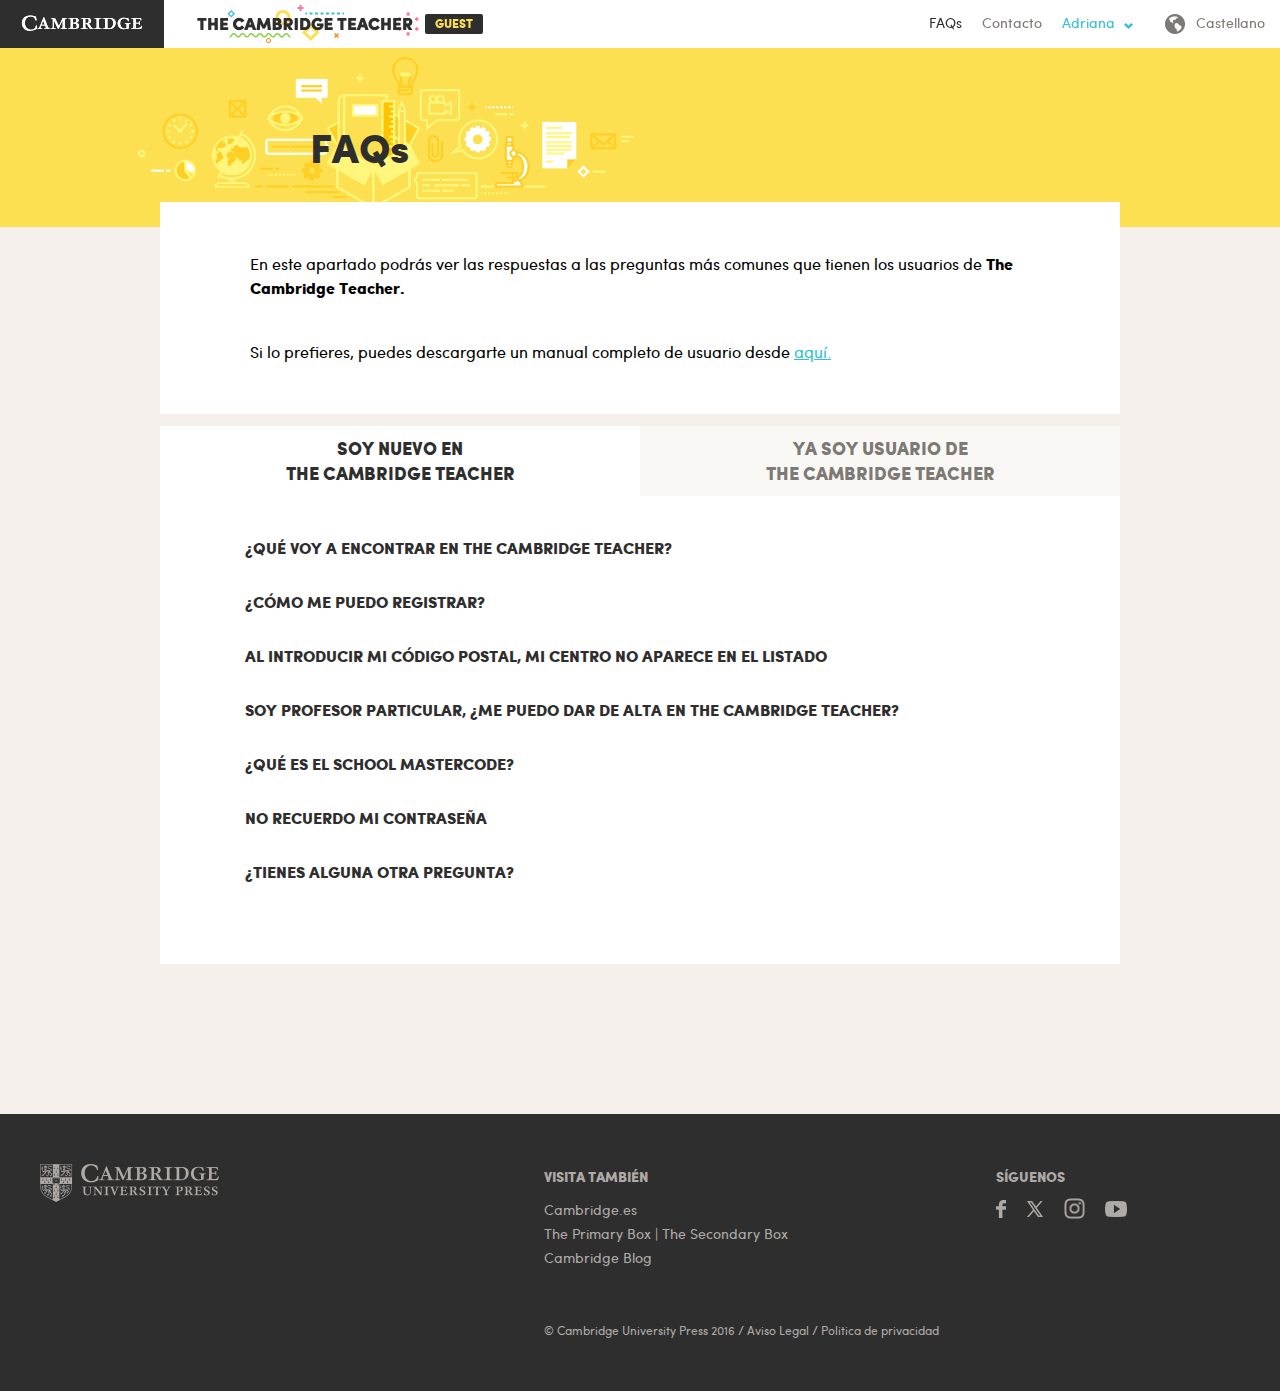
<file: faq.html>
<!DOCTYPE HTML>
<html>
<head>
	<meta charset="UTF-8" />
    <meta name="viewport" content="width=device-width, initial-scale=1.0, maximum-scale=1.0, user-scalable=no">
  	<meta http-equiv="X-UA-Compatible" content="IE=edge,chrome=1" />
	<title></title>
    <meta name="description" content="" />
	<meta property="og:title" content=""/>
	<meta property="og:type" content="website"/>
	<meta property="og:url" content=""/>
	<meta property="og:image" content=""/>
	<meta property="og:site_name" content=""/>
	<meta property="og:description" content=""/>

	<link rel="shortcut icon" type="image/x-icon" href="img/favicon.ico" />
    <link rel="stylesheet" type="text/css" href="css/slick.css" />
    <link rel="stylesheet" type="text/css" href="css/fontface.css" />
    <link rel="stylesheet" type="text/css" href="css/style.css" />
     <!-- Font Awesome styles-->
    <!--<link href="font-awesome/css/font-awesome.min.css" rel="stylesheet">-->

    <!--El siguiente comentario es un comentario condicional que solo IE sabe interpretar-->
    <!--[if IE]>
    <link rel="stylesheet" type="text/css" href="css/css_ie.css"/>
    <![endif]-->

    <!--[if lt IE 9]>
    <script src="http://css3-mediaqueries-js.googlecode.com/svn/trunk/css3-mediaqueries.js"></script>
	<![endif]-->
</head>
<body>
	<div id="wrapper">
    	<div id="header">
        	<div class="container">
                <a href="" class="logo_h">Cambridge University Press</a>
               	<h1>The Cambridge Teacher</h1>
                <span class="type-user">GUEST</span>
                <ul class="menu_h">
                    <li><a href="#" class="active">FAQs</a></li>
                    <li><a href="#">Contacto</a></li>
                    <li class="user_opc">
                        <a href="#">Adriana</a>
                        <div class="desplegable">
                            <p>Info personal</p>
                        </div>
                    </li>
                    <li class="language_opc">
                        <a href="#"><span>Castellano</span></a>
                        <div class="desplegable">
                            <h3>IDIOMA</h3>
                            <a href="#" class="active">Castellano</a>
                            <a href="#">English</a>
                        </div>
                    </li>
                </ul>
            </div>
        </div>
        <div id="content">
        	<div id="block-registro">
                <div id="banner-generico">
                     <h2>FAQs</h2>
                </div>
                <div id="box-faqs">
                	<div class="top-register top-w-title top-faqs">
                    	<p>En este apartado podrás ver las respuestas a las preguntas más comunes que tienen los usuarios de <strong>The Cambridge Teacher.</strong></p>
                        <p>Si lo prefieres, puedes descargarte un manual completo de usuario desde <a href="#">aquí.</a></p>
                    </div>
                    <div class="bottom-register bottom-faqs">
                        <div class="btns-faqs">
                            <a class="new-user active" href="#">Soy nuevo en <br> The Cambridge Teacher</a>
                            <a class="old-user" href="#">Ya soy usuario de <br> The Cambridge Teacher</a>
                        </div>

                        <div class="contenidos-faqs">
                            <div class="new-user-ct" style="display: block;">
                                <div class="single-faq">
                                    <a class="enl-faq" href="#">¿Qué voy a encontrar en The Cambridge Teacher? </a>
                                    <div class="desplegable" style="display: none;">
                                        <p>The Cambridge Teacher es la plataforma que Cambridge pone a disposición exclusiva de todos los profesores que utilizan nuestros cursos. En ella encontrarás:</p>
                                        <ul>
                                            <li>Tus productos digitales: acceso online al material de pizarra interactiva y a otros productos digitales como los <em>Test Generators</em>.</li>
                                            <li>Todos los recursos extra descargables para cada curso, para que puedas sacar el máximo partido al material del aula.</li>
                                            <li>Noticias y novedades relacionadas con la enseñanza del inglés, incluyendo nuestras jornadas de formación “The Cambridge Experience”.</li>
                                        </ul>
                                    </div>
                                </div>
                                <div class="single-faq">
                                    <a class="enl-faq" href="#">¿Cómo me puedo registrar?</a>
                                    <div class="desplegable" style="display: none;">
                                        <p>Pincha en <a href="http://www.thecambridgeteacher.es/registro">Regístrate Ahora</a> y rellena los campos que aparecen:</p>
                                        <ul>
                                            <li>Nombre</li>
                                            <li>Apellido</li>
                                            <li>Email</li>
                                            <li>Contraseña</li>
                                            <li>Soy profesor de</li>
                                            <li>Código Postal de centro</li>
                                            <li>Nombre de centro</li>
                                            <li>School MasterCode (opcional)</li>
                                        </ul>
                                        <p>Te enviaremos un correo de validación a la dirección de email que hayas incluido en el registro. En ese correo, que te llegará desde <a href="mailto:thecambridgeteacher@cambridge.es">thecambridgeteacher@cambridge.es</a>, vendrá un enlace donde tendrás que pinchar para confirmar tu registro.</p>
                                        <p>Si no te ha llegado el correo de validación, revisa tu carpeta de correo no deseado. Si no lo encuentras tampoco ahí, puedes solicitar que te lo reenvíen desde este <a href="http://www.thecambridgeteacher.es/contacto?subject=verification-email">formulario de contacto</a>.</p>
                                    </div>
                                </div>
                                <div class="single-faq">
                                    <a class="enl-faq" href="#">Al introducir mi código postal, mi centro no aparece en el listado</a>
                                    <div class="desplegable" style="display: none;">
                                        <p>Pincha en el enlace <a href="http://www.thecambridgeteacher.es/contacto?subject=centre-missing">¿No encuentras tu centro?</a> y rellena el formulario de contacto que te aparecerá a continuación. Tu oficina local se pondrá en contacto contigo una vez haya verificado los datos del centro e indicándote cuándo puedes darte de alta.</p>
                                    </div>
                                </div>
                                <div class="single-faq">
                                    <a class="enl-faq" href="#">Soy profesor particular, ¿me puedo dar de alta en The Cambridge Teacher?</a>
                                    <div class="desplegable" style="display: none;">
                                        <p>The Cambridge Teacher está pensada para profesores que imparten clase en centros educativos. Si necesitas acceder a los recursos descargables de nuestros cursos para tus clases particulares, puedes hacerlo en <a href="http://www.cambridge.es/">www.cambridge.es</a>.</p>
                                    </div>
                                </div>
                                <div class="single-faq">
                                    <a class="enl-faq" href="#">¿Qué es el School MasterCode?</a>
                                    <div class="desplegable" style="display: none;">
                                        <p>El School MasterCode es un código único que identifica a tu centro educativo, y que tu oficina local te proporcionará si en vuestro centro utilizáis libros de Cambridge University Press. No es obligatorio introducirlo en el momento de registrarte.</p>
                                        <ul>
                                            <li>Si lo introduces, pasas a ser usuario completo de The Cambridge Teacher. Te da acceso a los libros completos adoptados en tu centro y a versiones de prueba de otros libros.</li>
                                            <li>Si no tienes el School MasterCode, al darte de alta tendrás acceso como <strong><em>Guest</em></strong> y podrás ver solamente los libros de prueba. Los libros de prueba ofrecen una selección de recursos descargables y demos de nuestros productos digitales.</li>
                                        </ul>
                                        <p>Como es un campo opcional en el registro, si no lo conoces puedes registrarte primero como Guest y luego añadirlo más tarde a tu perfil. En ese momento se cargarán en el catálogo los libros que estéis utilizando en tu centro para que te los puedas añadir a tu colección.</p>
                                        <p>Si en tu centro estáis utilizando libros de Cambridge University Press pero no conoces el School MasterCode, pídelo a tu oficina local desde este <a href="http://www.thecambridgeteacher.es/contacto?subject=smc-request">formulario de contacto</a>.</p>
                                    </div>
                                </div>
                                <div class="single-faq">
                                    <a class="enl-faq" href="#">No recuerdo mi contraseña </a>
                                    <div class="desplegable" style="display: none;">
                                        <p>Haz click en ‘Acceder’ y pincha en el enlace de ‘No recuerdo mi contraseña’. Te pediremos tu dirección de correo electrónico y te enviaremos un email con instrucciones para restablecer tu contraseña.</p>
                                    </div>
                                </div>
                                <div class="single-faq">
                                    <a class="enl-faq" href="#">¿Tienes alguna otra pregunta?</a>
                                    <div class="desplegable" style="display: none;">
                                        <p>Te recomendamos que te descargues el manual de usuario desde <a href="/pdf/manual.pdf">aquí</a>. También puedes contactar con tu oficina local a través de este <a href="http://www.thecambridgeteacher.es/contacto">formulario de contacto</a>.</p>
                                    </div>
                                </div>
                            </div>
                            <div style="display:none;" class="old-user-ct">
                                <div class="single-faq">
                                    <a class="enl-faq" href="#">¿Cómo puedo ver libros en la plataforma?</a>
                                    <div class="desplegable" style="display: none;">
                                        <p>Después de registrarte, te aparecerá una pantalla donde tendrás acceso a la pestaña <strong>Catálogo</strong>. Para ver el contenido de los títulos, debes añadirte cada título a tu Colección.</p>
                                    </div>
                                </div>
                                <div class="single-faq">
                                    <a class="enl-faq" href="#">¿Qué libros puedo ver en la plataforma?</a>
                                    <div class="desplegable" style="display: none;">
                                        <p>Depende de si en el registro has introducido el <strong>School MasterCode</strong>, un código único que identifica a tu centro educativo, y que tu oficina local te proporcionará si en vuestro centro utilizáis libros de Cambridge University Press. No es obligatorio introducirlo en el momento de registrarte.</p>
                                        <ul>
                                            <li>Si lo introduces, pasas a ser usuario completo de The Cambridge Teacher. Te da acceso a los libros completos adoptados en tu centro y a versiones de prueba de otros libros.</li>
                                            <li>Si no tienes el School MasterCode, al darte de alta tendrás acceso como <strong><em>Guest</em></strong> y podrás ver solamente los libros de prueba. Los libros de prueba ofrecen una selección de recursos descargables y demos de nuestros productos digitales.</li>
                                        </ul>
                                         <img class="panoramica" src="img/samples.jpg"/>
                                        <p>Como es un campo opcional en el registro, si no lo conoces puedes registrarte primero como Guest y luego añadirlo más tarde a tu perfil. En ese momento se cargarán en el catálogo los libros que estéis utilizando en tu centro para que te los puedas añadir a tu colección.</p>
                                    </div>
                                </div>
                                <div class="single-faq">
                                    <a class="enl-faq" href="#">¿Cómo me puedo añadir libros a mi Colección?</a>
                                    <div class="desplegable" style="display: none;">
                                        <p>Desde Mi Colección, pincha en “Añadir más títulos”. Esto te llevará al Catálogo donde podrás seleccionar los títulos que deseas añadir navegando entre las distintas etapas educativas. Para añadir un título, haz click sobre el símbolo “<img src="img/add_tittle_icon.jpg" class="icon-img" />” que aparece en la esquina superior derecha de cada libro. Cuando hayas seleccionado todos los que necesitas, confirma tu selección haciendo clic en el botón “Añadir a mi colección”.</p>
                                        <img class="panoramica" src="img/add_tittle_cover.jpg"/>
                                    </div>
                                </div>
                                <div class="single-faq">
                                    <a class="enl-faq" href="#">¿Cómo puedo eliminar libros de mi Colección?</a>
                                    <div class="desplegable" style="display: none;">
                                        <p>Desde Mi Colección, pincha en “Quitar títulos”. Verás todas las cubiertas con un símbolo “x” “<img src="img/remove_tittle_icon.jpg" class="icon-img" />“ en la esquina superior derecha. Cuando hayas seleccionado todos los que necesitas, confirma tu selección haciendo clic en el botón “Quitar de mi colección”.</p>
                                        <img class="panoramica" src="img/remove_tittle_cover.jpg"/>
                                        <p>Aunque elimines libros de tu colección, siempre estarán disponibles en el Catálogo mientras los esté utilizando tu centro. Las versiones de prueba estarán siempre disponibles.</p>
                                        <img class="panoramica" src="img/remove_detail.jpg"/>
                                    </div>
                                </div>
                                <div class="single-faq">
                                    <a class="enl-faq" href="#">En mi centro estamos usando un curso de Cambridge, pero en el catálogo yo sólo tengo acceso a los libros de muestra. ¿Cómo puedo acceder a los títulos que estoy utilizando?</a>
                                    <div class="desplegable" style="display: none;">
                                        <p>Para ver los libros de tu centro debes añadir el School MasterCode a tu perfil. El School MasterCode es un código único que identifica a tu centro educativo, y que tu oficina local te proporcionará si en vuestro centro utilizáis libros de Cambridge University Press. </p>
                                        <p>Para añadir el School MasterCode a tu perfil después de haberte registrado, hazlo en caja que aparece en la esquina derecha:</p>
                                        <img class="panoramica" src="img/smc_btn.jpg"/>
                                        <p>Si en tu centro estáis utilizando libros de Cambridge pero no conoces el School MasterCode, pídelo a tu oficina local desde este <a href="http://www.thecambridgeteacher.es/contacto?subject=smc-request">formulario de contacto</a>.</p>
                                    </div>
                                </div>
                                <div class="single-faq">
                                    <a class="enl-faq" href="#">He añadido el School MasterCode a mi perfil pero nuestros libros siguen sin aparecer en el Catálogo general, y lo mismo les pasa al resto de profesores del centro.</a>
                                    <div class="desplegable" style="display: none;">
                                        <p>Utiliza este <a href="http://www.thecambridgeteacher.es/contacto?subject=smc-request">formulario de contacto</a> para comunicarte con tu oficina local. Ellos verificarán los datos del centro y se pondrán en contacto contigo.</p>
                                    </div>
                                </div>
                                <div class="single-faq">
                                    <a class="enl-faq" href="#">No recuerdo mi contraseña</a>
                                    <div class="desplegable" style="display: none;">
                                        <p>Inicia la sesión y pincha en el enlace de ‘No recuerdo mi contraseña’. Te pediremos tu dirección de correo electrónico y te enviaremos un email con instrucciones para resetearla.</p>
                                    </div>
                                </div>
                                <div class="single-faq">
                                    <a class="enl-faq" href="#">Quiero cambiar los datos de mi perfil de The Cambridge Teacher</a>
                                    <div class="desplegable" style="display: none;">
                                        <p>Pinchando en tu nombre en la esquina superior derecha, accede a la sección ‘Perfil’ donde podrás cambiar:</p>
                                        <ul>
                                            <li>tu nombre y apellidos</li>
                                            <li>etapas educativas en las que impartes clase</li>
                                            <li>tu aceptación de envío de comunicaciones</li>
                                            <li>tu contraseña (deberás introducir la antigua contraseña, y repetir la nueva dos veces para asegurar que el cambio se hace correctamente).</li>
                                        </ul>
                                    </div>
                                </div>
                                <div class="single-faq">
                                    <a class="enl-faq" href="#">También podrás darte de baja de la plataforma</a>
                                    <div class="desplegable" style="display: none;">
                                        <p>Si lo que necesitas es cambiar tu <strong>dirección de correo electrónico</strong>, solicítalo a tu oficina local a través de este <a href="http://www.thecambridgeteacher.es/contacto?subject=change-email">formulario de contacto</a>.</p>
                                    </div>
                                </div>
                                <div class="single-faq">
                                    <a class="enl-faq" href="#">He cambiado de centro educativo</a>
                                    <div class="desplegable" style="display: none;">
                                        <p>Si estás en un centro distinto al que estabas cuando te diste de alta, solicita el cambio a tu oficina local mediante este <a href="http://www.thecambridgeteacher.es/contacto?subject=change-centre">formulario de contacto</a>.</p>
                                    </div>
                                </div>
                                <div class="single-faq">
                                    <a class="enl-faq" href="#">Tengo el DVD de un producto digital y quiero sincronizar el contenido con el producto digital online que está en The Cambridge Teacher</a>
                                    <div class="desplegable" style="display: none;">
                                        <p>Los siguientes títulos tienen productos digitales en formato DVD que también están disponibles para acceso online dentro de The Cambridge Teacher: </p>
                                        <ul>
                                            <li>Quick Minds (<em>Digital Minds</em> para pizarra interactiva y <em>Test Generator</em>)</li>
                                            <li>Kid’s Box (<em>Digital Box</em> para pizarra interactiva)</li>
                                            <li>Smart Planet (<em>Digital Planet</em> para pizarra interactiva y <em>Test Generator</em>)</li>
                                            <li>Citizen Z (<em>Digital Citizen Z</em> para pizarra interactiva y <em>Test Generator</em>)</li>
                                            <li>Out &amp; About (<em>Digital Out &amp; About</em> para pizarra interactiva y <em>Test Generator</em>)</li>
                                            <li>Cambridge English Empower (<em>Digital Empower</em> para pizarra interactiva)</li>
                                            <li>EOI Test Generator (<em>Test Generator</em>)</li>
                                            <li>Cambridge English Prepare (<em>Test Generator</em>)</li>
                                        </ul>
                                        <p>Los DVD se pueden utilizar de forma independiente al material online, pero en ese caso el contenido no estará sincronizado. Si quieres que tus anotaciones, documentos extra, enlaces personales, etc. te aparezcan tanto en el DVD como cuando accedes online a través de The Cambridge Teacher, debes ir al icono de sincronización del DVD e introducir ahí tu usuario y contraseña de The Cambridge Teacher.</p>
                                    </div>
                                </div>
                                <div class="single-faq">
                                    <a class="enl-faq" href="#">¿Puedo acceder a The Cambridge Teacher en offline?</a>
                                    <div class="desplegable" style="display: none;">
                                        <p>No, The Cambridge Teacher es una plataforma de uso 100% online. Si necesitas acceder sólo a los productos digitales (material para pizarra interactiva y Test Generators) y tienes dificultades con tu conexión a internet, solicita a tu representante que te los proporcione en DVD.<br>Los recursos extra están sólo disponibles online, aunque la mayoría son descargables.</p>
                                    </div>
                                </div>
                                <div class="single-faq">
                                    <a class="enl-faq" href="#">¿Puedo acceder a The Cambridge Teacher desde una tableta o un móvil?</a>
                                    <div class="desplegable" style="display: none;">
                                        <p>Desde la tableta puedes acceder con normalidad, usando el navegador que tengas instalado, de la misma forma que navegarías por cualquier otra página de internet. </p>
                                        <p>Para algunos de los recursos descargables necesitarás tener instalado un visor (PDF, Word, excel). También algunos de los recursos descargables están comprimidos en zip, así que para abrirlos en la tableta necesitarás una aplicación que abra archivos en zip.</p>
                                        <p>No te recomendamos el acceso mediante móvil, es preferible hacerlo desde ordenador, portátil o tableta.</p>
                                    </div>
                                </div>
                                <div class="single-faq">
                                    <a class="enl-faq" href="#">¿Tienes alguna otra pregunta?</a>
                                    <div class="desplegable" style="display: none;">
                                        <p>Te recomendamos que te descargues el manual de usuario desde <a href="/pdf/manual.pdf">aquí</a>. También puedes contactar con tu oficina local a través de este <a href="http://www.thecambridgeteacher.es/contacto">formulario de contacto</a>.</p>
                                    </div>
                                </div>
                            </div>
                        </div>
                    </div>
                </div>
            </div>
        </div>
        <div id="footer">
        	<div class="container">
                <div class="left_footer">
                	<a href="#" class="logo_f">Cambridge University Press</a>
                </div>
                <div class="right_footer">
                    <div class="block_visita">
                        <h4>VISITA TAMBIÉN</h4>
                        <ul>
                            <li><a href="#" target="_blank">Cambridge.es</a></li>
                            <li><a href="#" target="_blank">The Primary Box</a> | <a href="#">The Secondary Box</a></li>
                            <li><a href="#" target="_blank">Cambridge Blog</a></li>
                        </ul>
                    </div>
                    <div class="block_siguenos">
                    	<h4>SÍGUENOS</h4>
                        <ul>
                            <li><a href="#" class="ico_facebook">Facebook</a></li>
                            <li><a href="#" class="ico_twitter">Twitter</a></li>
                            <li><a href="#" class="ico_instagram">Instagram</a></li>
                            <li><a href="#" class="ico_youtube">Youtube</a></li>
                        </ul>
                    </div>
                    <p class="txt-footer">© Cambridge University Press 2016 / <a href="#">Aviso Legal</a> / <a href="#">Politica de privacidad</a></p>
                </div>
            </div>
        </div>
    </div>
    <script src="js/jquery.js"></script>
	<script src="js/jquery-migrate-3.1.0.min.js"></script>
    <script src="js/jquery.easing.1.3.js"></script>
    <script src="js/jquery.scrollTo.js"></script>
    <script src="js/jquery.fitvids.js"></script>
    <script src='https://www.google.com/recaptcha/api.js'></script>
    <script src="js/jquery.lazyload.min.js"></script>
    <script src="js/slick.min.js"></script>
    <script src="js/application.js"></script>
</body>
</html>
</file>
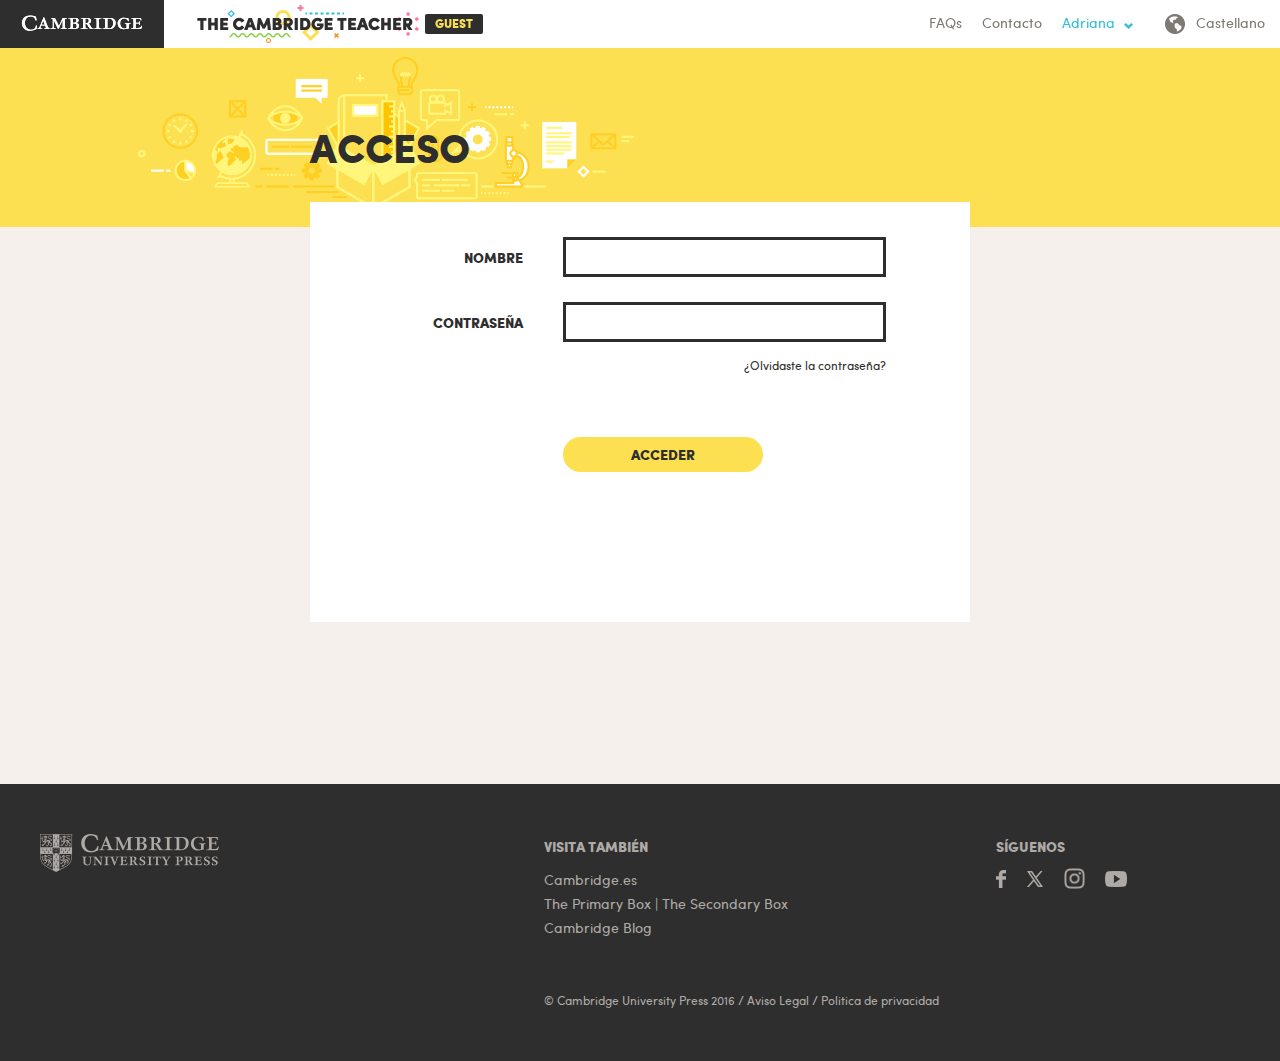
<file: login.html>
<!DOCTYPE HTML>
<html>
<head>
	<meta charset="UTF-8" />
    <meta name="viewport" content="width=device-width, initial-scale=1.0, maximum-scale=1.0, user-scalable=no">
  	<meta http-equiv="X-UA-Compatible" content="IE=edge,chrome=1" />
	<title></title>
    <meta name="description" content="" />
	<meta property="og:title" content=""/>
	<meta property="og:type" content="website"/>
	<meta property="og:url" content=""/>
	<meta property="og:image" content=""/>
	<meta property="og:site_name" content=""/>
	<meta property="og:description" content=""/>

	<link rel="shortcut icon" type="image/x-icon" href="img/favicon.ico" />
    <link rel="stylesheet" type="text/css" href="css/slick.css" />
    <link rel="stylesheet" type="text/css" href="css/fontface.css" />
    <link rel="stylesheet" type="text/css" href="css/style.css" />
     <!-- Font Awesome styles-->
    <!--<link href="font-awesome/css/font-awesome.min.css" rel="stylesheet">-->

    <!--El siguiente comentario es un comentario condicional que solo IE sabe interpretar-->
    <!--[if IE]>
    <link rel="stylesheet" type="text/css" href="css/css_ie.css"/>
    <![endif]-->

    <!--[if lt IE 9]>
    <script src="http://css3-mediaqueries-js.googlecode.com/svn/trunk/css3-mediaqueries.js"></script>
	<![endif]-->
</head>
<body>
	<div id="wrapper">
    	<div id="header">
        	<div class="container">
                <a href="" class="logo_h">Cambridge University Press</a>
               	<h1>The Cambridge Teacher</h1>
                <span class="type-user">GUEST</span>
                <ul class="menu_h">
                    <li><a href="#">FAQs</a></li>
                    <li><a href="#">Contacto</a></li>
                    <li class="user_opc">
                        <a href="#">Adriana</a>
                        <div class="desplegable">
                            <p>Info personal</p>
                        </div>
                    </li>
                    <li class="language_opc">
                        <a href="#"><span>Castellano</span></a>
                        <div class="desplegable">
                            <h3>IDIOMA</h3>
                            <a href="#" class="active">Castellano</a>
                            <a href="#">English</a>
                        </div>
                    </li>
                </ul>
            </div>
        </div>
        <div id="content">
        	<div id="block-login">
                <div id="banner-generico">
                     <h2>ACCESO</h2>
                </div>
                <div id="form_box_login">
                     <form id="login-form" class="form-type-1" action="" method="post" role="form" data-validate="true" novalidate data-error-msg="Ha habido un error, por favor revisa los campos resaltados">
                        <div class="top-register top-w-title">
                            <div class="form-group required">
                                <label for="first_name">NOMBRE</label>
                                <input type="text" class="form-control" id="first_name" name="first_name" data-validation-rule="not-empty">
                            </div>
                            <div class="form-group required">
                                <label for="password">CONTRASEÑA</label>
                                <input type="password" class="form-control" id="password" name="password" data-validation-rule="not-empty">
                            </div>
                            <div class="row_forget">
                            	<a href="#">¿Olvidaste la contraseña?</a>
                            </div>
                            <div class="errores"></div>
                            <div class="submit_group"><input type="submit"  value="ACCEDER"></div>
                        </div>
                      </form>
                </div>
            </div>
        </div>
        <div id="footer">
        	<div class="container">
                <div class="left_footer">
                	<a href="#" class="logo_f">Cambridge University Press</a>
                </div>
                <div class="right_footer">
                    <div class="block_visita">
                        <h4>VISITA TAMBIÉN</h4>
                        <ul>
                            <li><a href="#" target="_blank">Cambridge.es</a></li>
                            <li><a href="#" target="_blank">The Primary Box</a> | <a href="#">The Secondary Box</a></li>
                            <li><a href="#" target="_blank">Cambridge Blog</a></li>
                        </ul>
                    </div>
                    <div class="block_siguenos">
                    	<h4>SÍGUENOS</h4>
                        <ul>
                            <li><a href="#" class="ico_facebook">Facebook</a></li>
                            <li><a href="#" class="ico_twitter">Twitter</a></li>
                            <li><a href="#" class="ico_instagram">Instagram</a></li>
                            <li><a href="#" class="ico_youtube">Youtube</a></li>
                        </ul>
                    </div>
                    <p class="txt-footer">© Cambridge University Press 2016 / <a href="#">Aviso Legal</a> / <a href="#">Politica de privacidad</a></p>
                </div>
            </div>
        </div>
    </div>
    <script src="js/jquery.js"></script>
	<script src="js/jquery-migrate-3.1.0.min.js"></script>
    <script src="js/jquery.easing.1.3.js"></script>
    <script src="js/jquery.scrollTo.js"></script>
    <script src="js/jquery.fitvids.js"></script>
    <script src='https://www.google.com/recaptcha/api.js'></script>
    <script src="js/jquery.lazyload.min.js"></script>
    <script src="js/slick.min.js"></script>
    <script src="js/application.js"></script>
</body>
</html>
</file>
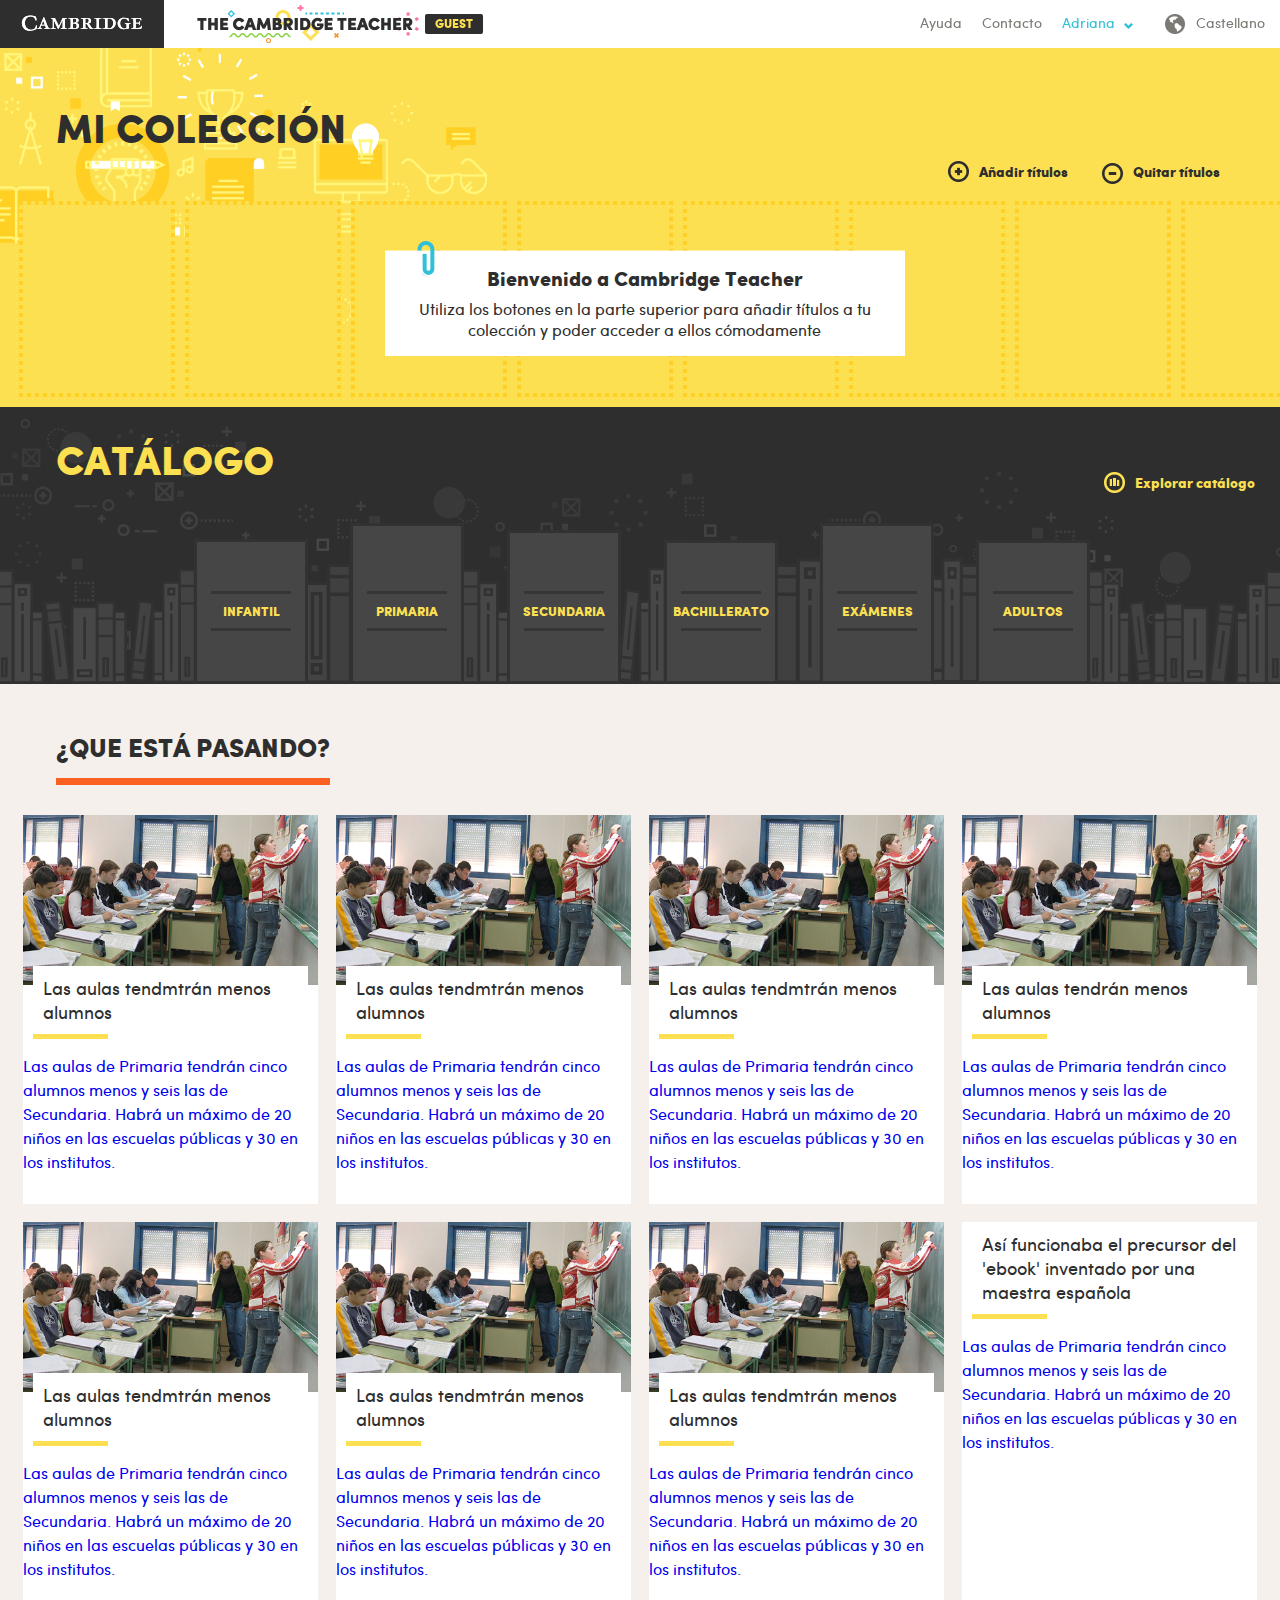
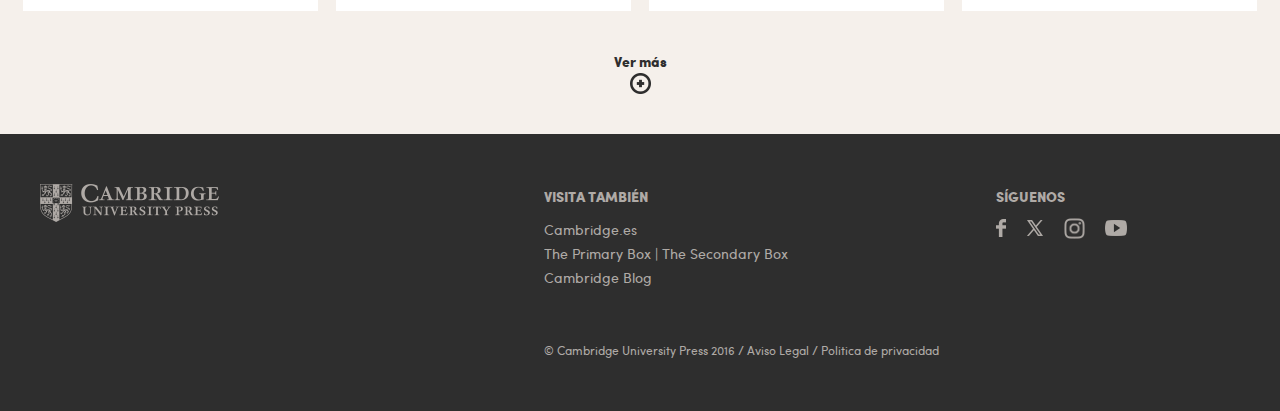
<file: mi-coleccion-empty.html>
<!DOCTYPE HTML>
<html>
<head>
	<meta charset="UTF-8" />
    <meta name="viewport" content="width=device-width, initial-scale=1.0, maximum-scale=1.0, user-scalable=no">
  	<meta http-equiv="X-UA-Compatible" content="IE=edge,chrome=1" />
	<title></title>
    <meta name="description" content="" />
	<meta property="og:title" content=""/>
	<meta property="og:type" content="website"/>
	<meta property="og:url" content=""/>
	<meta property="og:image" content=""/>
	<meta property="og:site_name" content=""/>
	<meta property="og:description" content=""/>
    <meta property="mobile-redirect" content="true"/>
    <meta property="mobile-redirect-url" content="index.html"/>

	<link rel="shortcut icon" type="image/x-icon" href="img/favicon.ico" />
    <link rel="stylesheet" type="text/css" href="css/slick.css" />
    <link rel="stylesheet" type="text/css" href="css/fontface.css" />
    <link rel="stylesheet" type="text/css" href="css/style.css" />
     <!-- Font Awesome styles-->
    <!--<link href="font-awesome/css/font-awesome.min.css" rel="stylesheet">-->

    <!--El siguiente comentario es un comentario condicional que solo IE sabe interpretar-->
    <!--[if IE]>
    <link rel="stylesheet" type="text/css" href="css/css_ie.css"/>
    <![endif]-->

    <!--[if lt IE 9]>
    <script src="http://css3-mediaqueries-js.googlecode.com/svn/trunk/css3-mediaqueries.js"></script>
	<![endif]-->
</head>
<body>
	<div id="wrapper">
    	<div id="header">
        	<div class="container">
                <a href="" class="logo_h">Cambridge University Press</a>
               	<h1>The Cambridge Teacher</h1>
                <span class="type-user">GUEST</span>
                <ul class="menu_h">
                    <li><a href="#">Ayuda</a></li>
                    <li><a href="#">Contacto</a></li>
                    <li class="user_opc">
                        <a href="#">Adriana</a>
                        <div class="desplegable">
                            <p>Info personal</p>
                        </div>
                    </li>
                    <li class="language_opc">
                        <a href="#"><span>Castellano</span></a>
                        <div class="desplegable">
                            <h3>IDIOMA</h3>
                            <a href="#" class="active">Castellano</a>
                            <a href="#">English</a>
                        </div>
                    </li>
                </ul>
            </div>
        </div>
        <div id="content">
        	<div id="banner-coleccion">
            	<div class="container">
                	<h2>MI COLECCIÓN</h2>
                    <div class="enl-coleccion">
                    	<a href="#" class="add-title">Añadir títulos</a>
                        <a href="#" class="remove-title">Quitar  títulos</a>
                    </div>
                	<div class="carrusel-coleccion">
                    	<div class="empty-titles">
                        	<div class="box-aviso">
                            	<h3>Bienvenido a Cambridge Teacher</h3>
                                <p>Utiliza los botones en la parte superior para añadir títulos a tu<br/>colección y poder acceder a ellos cómodamente</p>
                            </div>
                        </div>
                    </div>
                </div>
            </div>
            <div id="block-coleccion">
            	<div class="container">
            		<h3>CATÁLOGO</h3>
                    <a href="#" class="enl-explorar">Explorar catálogo</a>
                    <a href="#" class="enl-infantil mod-catalogo"><span>INFANTIL</span></a>
                    <a href="#" class="enl-primaria mod-catalogo"><span>PRIMARIA</span></a>
                    <a href="#" class="enl-secundaria mod-catalogo"><span>SECUNDARIA</span></a>
                    <a href="#" class="enl-bachillerato mod-catalogo"><span>BACHILLERATO</span></a>
                    <a href="#" class="enl-examenes mod-catalogo"><span>EXÁMENES</span></a>
                    <a href="#" class="enl-adultos mod-catalogo"><span>ADULTOS</span></a>
                </div>
            </div>
            <div id="block-noticias">
            	<div class="container">
                	<h3>¿QUE ESTÁ PASANDO?</h3>
                </div>
               	<div id="list-news">
                	<div class="container">
                    	<a href="#" class="new-single">
                        	<div class="inside-new">
                            	<img src="img/img_new.png">
                                <h4><span>Las aulas tendmtrán menos alumnos</span></h4>
                                <p>Las aulas de Primaria tendrán cinco alumnos menos y seis las de Secundaria. Habrá un máximo de 20 niños en las escuelas públicas y 30 en los institutos.</p>
                            </div>
                        </a>
                        <a href="#" class="new-single">
                        	<div class="inside-new">
                            	<img src="img/img_new.png">
                                <h4><span>Las aulas tendmtrán menos alumnos</span></h4>
                                <p>Las aulas de Primaria tendrán cinco alumnos menos y seis las de Secundaria. Habrá un máximo de 20 niños en las escuelas públicas y 30 en los institutos.</p>
                            </div>
                        </a>
                        <a href="#" class="new-single">
                        	<div class="inside-new">
                            	<img src="img/img_new.png">
                                <h4><span>Las aulas tendmtrán menos alumnos</span></h4>
                                <p>Las aulas de Primaria tendrán cinco alumnos menos y seis las de Secundaria. Habrá un máximo de 20 niños en las escuelas públicas y 30 en los institutos.</p>
                            </div>
                        </a>
                        <a href="#" class="new-single">
                        	<div class="inside-new">
                            	<img src="img/img_new.png">
                                <h4><span>Las aulas tendrán menos alumnos</span></h4>
                                <p>Las aulas de Primaria tendrán cinco alumnos menos y seis las de Secundaria. Habrá un máximo de 20 niños en las escuelas públicas y 30 en los institutos.</p>
                            </div>
                        </a>
                        <a href="#" class="new-single">
                        	<div class="inside-new">
                            	<img src="img/img_new.png">
                                <h4><span>Las aulas tendmtrán menos alumnos</span></h4>
                                <p>Las aulas de Primaria tendrán cinco alumnos menos y seis las de Secundaria. Habrá un máximo de 20 niños en las escuelas públicas y 30 en los institutos.</p>
                            </div>
                        </a>
                        <a href="#" class="new-single">
                        	<div class="inside-new">
                            	<img src="img/img_new.png">
                                <h4><span>Las aulas tendmtrán menos alumnos</span></h4>
                                <p>Las aulas de Primaria tendrán cinco alumnos menos y seis las de Secundaria. Habrá un máximo de 20 niños en las escuelas públicas y 30 en los institutos.</p>
                            </div>
                        </a>
                        <a href="#" class="new-single">
                        	<div class="inside-new">
                            	<img src="img/img_new.png">
                                <h4><span>Las aulas tendmtrán menos alumnos</span></h4>
                                <p>Las aulas de Primaria tendrán cinco alumnos menos y seis las de Secundaria. Habrá un máximo de 20 niños en las escuelas públicas y 30 en los institutos.</p>
                            </div>
                        </a>
                        <a href="#" class="new-single">
                        	<div class="inside-new">
                                <h4><span>Así funcionaba el precursor del 'ebook' inventado por una maestra española</span></h4>
                                <p>Las aulas de Primaria tendrán cinco alumnos menos y seis las de Secundaria. Habrá un máximo de 20 niños en las escuelas públicas y 30 en los institutos.</p>
                            </div>
                        </a>
                        <a href="#" class="new-single">
                        	<div class="inside-new">
                            	<img src="img/img_new.png">
                                <h4><span>Las aulas tendmtrán menos alumnos</span></h4>
                                <p>Las aulas de Primaria tendrán cinco alumnos menos y seis las de Secundaria. Habrá un máximo de 20 niños en las escuelas públicas y 30 en los institutos.Habrá un máximo de 20 niños en las escuelas públicas y 30 en los institutos.Habrá un máximo de 20 niños en las escuelas públicas y 30 en los institutos.</p>
                            </div>
                        </a>
                        <a href="#" class="new-single">
                        	<div class="inside-new">
                            	<img src="img/img_new.png">
                                <h4><span>Las aulas tendmtrán menos alumnos</span></h4>
                                <p>Las aulas de Primaria tendrán cinco alumnos menos y seis las de Secundaria. Habrá un máximo de 20 niños en las escuelas públicas y 30 en los institutos.</p>
                            </div>
                        </a>
                        <a href="#" class="new-single">
                        	<div class="inside-new">
                            	<img src="img/img_new.png">
                                <h4><span>Las aulas tendmtrán menos alumnos</span></h4>
                                <p>Las aulas de Primaria tendrán cinco alumnos menos y seis las de Secundaria. Habrá un máximo de 20 niños en las escuelas públicas y 30 en los institutos.</p>
                            </div>
                        </a>
                        <a href="#" class="new-single">
                        	<div class="inside-new">
                            	<img src="img/img_new.png">
                                <h4><span>Las aulas tendrán menos alumnos</span></h4>
                                <p>Las aulas de Primaria tendrán cinco alumnos menos y seis las de Secundaria. Habrá un máximo de 20 niños en las escuelas públicas y 30 en los institutos.</p>
                            </div>
                        </a>
                        <a href="#" class="new-single">
                        	<div class="inside-new">
                            	<img src="img/img_new.png">
                                <h4><span>Las aulas tendmtrán menos alumnos</span></h4>
                                <p>Las aulas de Primaria tendrán cinco alumnos menos y seis las de Secundaria. Habrá un máximo de 20 niños en las escuelas públicas y 30 en los institutos.</p>
                            </div>
                        </a>
                        <a href="#" class="new-single">
                        	<div class="inside-new">
                            	<img src="img/img_new.png">
                                <h4><span>Las aulas tendmtrán menos alumnos</span></h4>
                                <p>Las aulas de Primaria tendrán cinco alumnos menos y seis las de Secundaria. Habrá un máximo de 20 niños en las escuelas públicas y 30 en los institutos.</p>
                            </div>
                        </a>
                        <a href="#" class="new-single">
                        	<div class="inside-new">
                            	<img src="img/img_new.png">
                                <h4><span>Las aulas tendmtrán menos alumnos</span></h4>
                                <p>Las aulas de Primaria tendrán cinco alumnos menos y seis las de Secundaria. Habrá un máximo de 20 niños en las escuelas públicas y 30 en los institutos.</p>
                            </div>
                        </a>
                        <a href="#" class="new-single">
                        	<div class="inside-new">
                                <h4><span>Así funcionaba el precursor del 'ebook' inventado por una maestra española</span></h4>
                                <p>Las aulas de Primaria tendrán cinco alumnos menos y seis las de Secundaria. Habrá un máximo de 20 niños en las escuelas públicas y 30 en los institutos.</p>
                            </div>
                        </a>
                        <a href="#" class="new-single">
                        	<div class="inside-new">
                            	<img src="img/img_new.png">
                                <h4><span>Las aulas tendmtrán menos alumnos</span></h4>
                                <p>Las aulas de Primaria tendrán cinco alumnos menos y seis las de Secundaria. Habrá un máximo de 20 niños en las escuelas públicas y 30 en los institutos.</p>
                            </div>
                        </a>
                        <a href="#" class="new-single">
                        	<div class="inside-new">
                            	<img src="img/img_new.png">
                                <h4><span>Las aulas tendmtrán menos alumnos</span></h4>
                                <p>Las aulas de Primaria tendrán cinco alumnos menos y seis las de Secundaria. Habrá un máximo de 20 niños en las escuelas públicas y 30 en los institutos.</p>
                            </div>
                        </a>
                        <a href="#" class="new-single">
                        	<div class="inside-new">
                            	<img src="img/img_new.png">
                                <h4><span>Las aulas tendmtrán menos alumnos</span></h4>
                                <p>Las aulas de Primaria tendrán cinco alumnos menos y seis las de Secundaria. Habrá un máximo de 20 niños en las escuelas públicas y 30 en los institutos.</p>
                            </div>
                        </a>
                        <a href="#" class="new-single">
                        	<div class="inside-new">
                            	<img src="img/img_new.png">
                                <h4><span>Las aulas tendrán menos alumnos</span></h4>
                                <p>Las aulas de Primaria tendrán cinco alumnos menos y seis las de Secundaria. Habrá un máximo de 20 niños en las escuelas públicas y 30 en los institutos.</p>
                            </div>
                        </a>
                        <a href="#" class="new-single">
                        	<div class="inside-new">
                            	<img src="img/img_new.png">
                                <h4><span>Las aulas tendmtrán menos alumnos</span></h4>
                                <p>Las aulas de Primaria tendrán cinco alumnos menos y seis las de Secundaria. Habrá un máximo de 20 niños en las escuelas públicas y 30 en los institutos.</p>
                            </div>
                        </a>
                        <a href="#" class="new-single">
                        	<div class="inside-new">
                            	<img src="img/img_new.png">
                                <h4><span>Las aulas tendmtrán menos alumnos</span></h4>
                                <p>Las aulas de Primaria tendrán cinco alumnos menos y seis las de Secundaria. Habrá un máximo de 20 niños en las escuelas públicas y 30 en los institutos.</p>
                            </div>
                        </a>
                        <a href="#" class="new-single">
                        	<div class="inside-new">
                            	<img src="img/img_new.png">
                                <h4><span>Las aulas tendmtrán menos alumnos</span></h4>
                                <p>Las aulas de Primaria tendrán cinco alumnos menos y seis las de Secundaria. Habrá un máximo de 20 niños en las escuelas públicas y 30 en los institutos.</p>
                            </div>
                        </a>
                        <a href="#" class="new-single">
                        	<div class="inside-new">
                                <h4><span>Así funcionaba el precursor del 'ebook' inventado por una maestra española</span></h4>
                                <p>Las aulas de Primaria tendrán cinco alumnos menos y seis las de Secundaria. Habrá un máximo de 20 niños en las escuelas públicas y 30 en los institutos.Habrá un máximo de 20 niños en las escuelas públicas y 30 en los institutos.</p>
                            </div>
                        </a>
                        <div class="btn-more">
                        	<a href="#">Ver más</a>
                        </div>
                    </div>
                </div>
            </div>
        </div>
        <div id="footer">
        	<div class="container">
                <div class="left_footer">
                	<a href="#" class="logo_f">Cambridge University Press</a>
                </div>
                <div class="right_footer">
                    <div class="block_visita">
                        <h4>VISITA TAMBIÉN</h4>
                        <ul>
                            <li><a href="#" target="_blank">Cambridge.es</a></li>
                            <li><a href="#" target="_blank">The Primary Box</a> | <a href="#">The Secondary Box</a></li>
                            <li><a href="#" target="_blank">Cambridge Blog</a></li>
                        </ul>
                    </div>
                    <div class="block_siguenos">
                    	<h4>SÍGUENOS</h4>
                        <ul>
                            <li><a href="#" class="ico_facebook">Facebook</a></li>
                            <li><a href="#" class="ico_twitter">Twitter</a></li>
                            <li><a href="#" class="ico_instagram">Instagram</a></li>
                            <li><a href="#" class="ico_youtube">Youtube</a></li>
                        </ul>
                    </div>
                    <p class="txt-footer">© Cambridge University Press 2016 / <a href="#">Aviso Legal</a> / <a href="#">Politica de privacidad</a></p>
                </div>
            </div>
        </div>
    </div>
    <script src="js/jquery.js"></script>
	<script src="js/jquery-migrate-3.1.0.min.js"></script>
    <script src="js/jquery.easing.1.3.js"></script>
    <script src="js/jquery.scrollTo.js"></script>
    <script src="js/jquery.fitvids.js"></script>
    <script src='https://www.google.com/recaptcha/api.js'></script>
    <script src="js/jquery.lazyload.min.js"></script>
    <script src="js/slick.min.js"></script>
    <script src="js/application.js"></script>
</body>
</html>
</file>
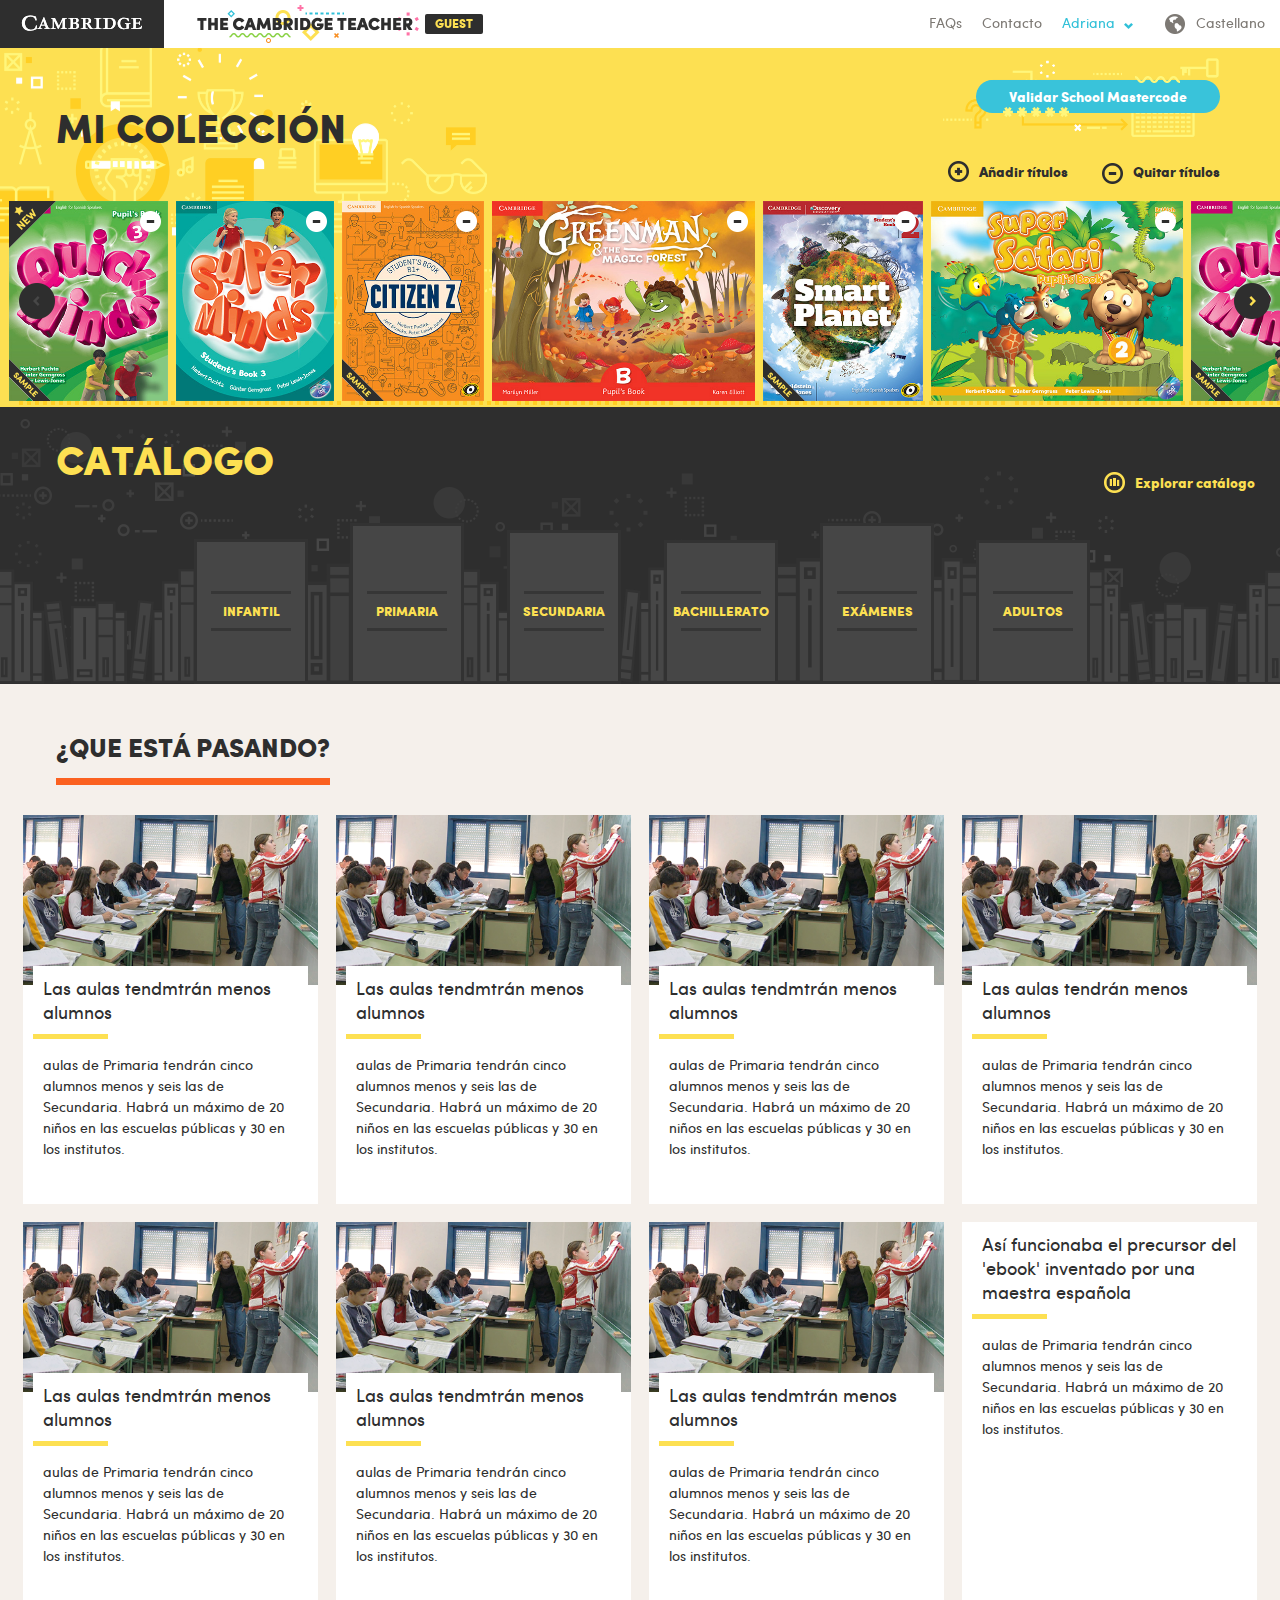
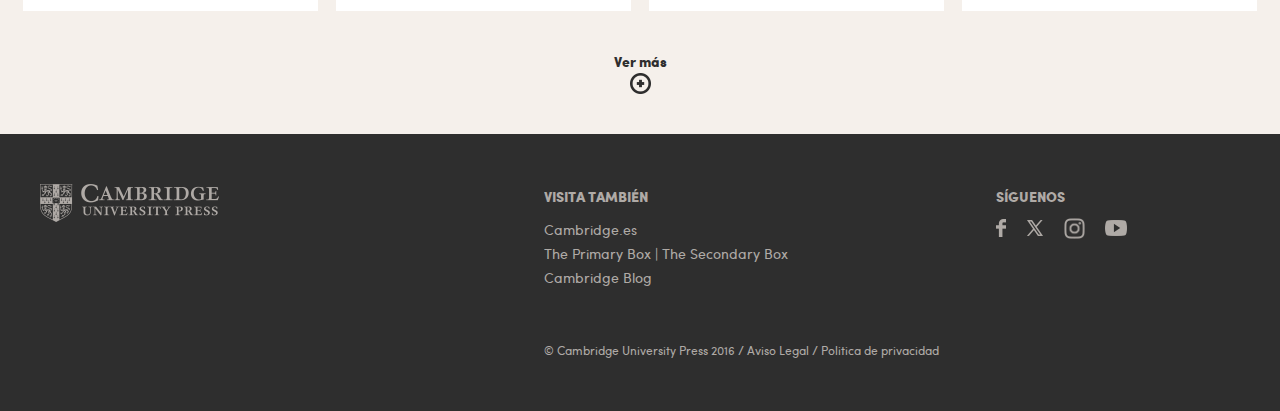
<file: mi-coleccion.html>
<!DOCTYPE HTML>
<html>
<head>
	<meta charset="UTF-8" />
    <meta name="viewport" content="width=device-width, initial-scale=1.0, maximum-scale=1.0, user-scalable=no">
  	<meta http-equiv="X-UA-Compatible" content="IE=edge,chrome=1" />
	<title></title>
    <meta name="description" content="" />
	<meta property="og:title" content=""/>
	<meta property="og:type" content="website"/>
	<meta property="og:url" content=""/>
	<meta property="og:image" content=""/>
	<meta property="og:site_name" content=""/>
	<meta property="og:description" content=""/>

	<link rel="shortcut icon" type="image/x-icon" href="img/favicon.ico" />
    <link rel="stylesheet" type="text/css" href="css/slick.css" />
    <link rel="stylesheet" type="text/css" href="css/fontface.css" />
    <link rel="stylesheet" type="text/css" href="css/style.css" />
     <!-- Font Awesome styles-->
    <!--<link href="font-awesome/css/font-awesome.min.css" rel="stylesheet">-->

    <!--El siguiente comentario es un comentario condicional que solo IE sabe interpretar-->
    <!--[if IE]>
    <link rel="stylesheet" type="text/css" href="css/css_ie.css"/>
    <![endif]-->

    <!--[if lt IE 9]>
    <script src="http://css3-mediaqueries-js.googlecode.com/svn/trunk/css3-mediaqueries.js"></script>
	<![endif]-->
</head>
<body>
	<div id="wrapper">
    	<div id="header">
        	<div class="container">
                <a href="" class="logo_h">Cambridge University Press</a>
               	<h1>The Cambridge Teacher</h1>
                <span class="type-user">GUEST</span>
                <ul class="menu_h">
                    <li><a href="#">FAQs</a></li>
                    <li><a href="#">Contacto</a></li>
                    <li class="user_opc">
                        <a href="#">Adriana</a>
                        <div class="desplegable">
                            <h3>TU CUENTA</h3>
                            <a href="#">Mi colección</a>
                            <a href="#">Perfil de usuario</a>
                            <a href="#" class="enl-logout">Log out</a>
                        </div>
                    </li>
                    <li class="language_opc">
                        <a href="#"><span>Castellano</span></a>
                        <div class="desplegable">
                            <h3>IDIOMA</h3>
                            <a href="#" class="active">Castellano</a>
                            <a href="#">English</a>
                        </div>
                    </li>
                </ul>
            </div>
        </div>
        <div id="content">
        	<div id="banner-coleccion">
            	<div class="container">
                	<h2>MI COLECCIÓN</h2>
                    <div class="enl-coleccion">
                    	<a href="#" class="add-title">Añadir títulos</a>
                        <a href="#" class="remove-title">Quitar  títulos</a>
                    </div>
                	<div class="carrusel-coleccion">
                    	<div class="carrusel-list">
                          <div class="item"><a href="#"><img src="img/item1.jpg"><span class="featured">NEW</span><span class="sample">SAMPLE</span></a><a href="#" class="minus-book" data-url="">Eliminar</a></div>
                          <div class="item"><a href="#"><img src="img/item2.jpg"></a><a href="#" class="minus-book" data-url="">Eliminar</a></div>
                          <div class="item"><a href="#"><img src="img/item3.jpg"><span class="sample">SAMPLE</span></a><a href="#" class="minus-book" data-url="">Eliminar</a></div>
                          <div class="item"><a href="#"><img src="img/item4.jpg"></a><a href="#" class="minus-book" data-url="">Eliminar</a></div>
                          <div class="item"><a href="#"><img src="img/item5.jpg"><span class="sample">SAMPLE</span></a><a href="#" class="minus-book" data-url="">Eliminar</a></div>
                          <div class="item"><a href="#"><img src="img/item6.jpg"></a><a href="#" class="minus-book" data-url="">Eliminar</a></div>
                          <div class="item"><a href="#"><img src="img/item1.jpg"><span class="sample">SAMPLE</span></a><a href="#" class="minus-book" data-url="">Eliminar</a></div>
                          <!--<div class="item"><a href="#"><img src="img/item2.jpg"></a><a href="#" class="minus-book" data-url="">Eliminar</a></div>
                          <div class="item"><a href="#"><img src="img/item3.jpg"><span class="sample">SAMPLE</span></a><a href="#" class="minus-book" data-url="">Eliminar</a></div>
                          <div class="item"><a href="#"><img src="img/item4.jpg"></a><a href="#" class="minus-book" data-url="">Eliminar</a></div>
                          <div class="item"><a href="#"><img src="img/item5.jpg"><span class="sample">SAMPLE</span></a><a href="#" class="minus-book" data-url="">Eliminar</a></div>
                          <div class="item"><a href="#"><img src="img/item6.jpg"></a><a href="#" class="minus-book" data-url="">Eliminar</a></div>-->
                        </div>
                        <!--Contenedor vacío-->
                        <div class="empty-titles">
                        	<div class="box-aviso">
                            	<h3>Bienvenido a Cambridge Teacher</h3>
                                <p>Utiliza los botones en la parte superior para añadir títulos a tu<br/>colección y poder acceder a ellos cómodamente</p>
                            </div>
                        </div>
                    </div>
                </div>
                <!--Botón Mastercode-->
                <div class="box-mastercode">
                    <a href="#" data-modal-target="#modal-mastercode">Validar School Mastercode</a>
                    <span class="emb-ondas"></span>
                    <span class="emb-asteriscos"></span>
                </div>
            </div>
            <div id="block-coleccion">
            	<div class="container">
            		<h3>CATÁLOGO</h3>
                    <a href="#" class="enl-explorar">Explorar catálogo</a>
                    <a href="catalogo.html#segment-1" class="enl-infantil mod-catalogo"><span>INFANTIL</span></a>
                    <a href="catalogo.html#segment-2" class="enl-primaria mod-catalogo"><span>PRIMARIA</span></a>
                    <a href="catalogo.html#segment-3" class="enl-secundaria mod-catalogo"><span>SECUNDARIA</span></a>
                    <a href="catalogo.html#segment-4" class="enl-bachillerato mod-catalogo"><span>BACHILLERATO</span></a>
                    <a href="catalogo.html#segment-5" class="enl-examenes mod-catalogo"><span>EXÁMENES</span></a>
                    <a href="catalogo.html#segment-6" class="enl-adultos mod-catalogo"><span>ADULTOS</span></a>
                </div>
            </div>
            <div id="block-noticias">
            	<div class="container">
                	<h3>¿QUE ESTÁ PASANDO?</h3>
                </div>
               	<div id="list-news">
                	<div class="container">
                    	<a href="#" class="new-single">
                        	<div class="inside-new">
                            	<img src="img/img_new.png">
                                <h4><span>Las aulas tendmtrán menos alumnos</span></h4>
                                <div> aulas de Primaria tendrán cinco alumnos menos y seis las de Secundaria. Habrá un máximo de 20 niños en las escuelas públicas y 30 en los institutos.</div>
                            </div>
                        </a>
                        <a href="#" class="new-single">
                        	<div class="inside-new">
                            	<img src="img/img_new.png">
                                <h4><span>Las aulas tendmtrán menos alumnos</span></h4>
                                <div> aulas de Primaria tendrán cinco alumnos menos y seis las de Secundaria. Habrá un máximo de 20 niños en las escuelas públicas y 30 en los institutos.</div>
                            </div>
                        </a>
                        <a href="#" class="new-single">
                        	<div class="inside-new">
                            	<img src="img/img_new.png">
                                <h4><span>Las aulas tendmtrán menos alumnos</span></h4>
                                <div> aulas de Primaria tendrán cinco alumnos menos y seis las de Secundaria. Habrá un máximo de 20 niños en las escuelas públicas y 30 en los institutos.</div>
                            </div>
                        </a>
                        <a href="#" class="new-single">
                        	<div class="inside-new">
                            	<img src="img/img_new.png">
                                <h4><span>Las aulas tendrán menos alumnos</span></h4>
                                <div> aulas de Primaria tendrán cinco alumnos menos y seis las de Secundaria. Habrá un máximo de 20 niños en las escuelas públicas y 30 en los institutos.</div>
                            </div>
                        </a>
                        <a href="#" class="new-single">
                        	<div class="inside-new">
                            	<img src="img/img_new.png">
                                <h4><span>Las aulas tendmtrán menos alumnos</span></h4>
                                <div> aulas de Primaria tendrán cinco alumnos menos y seis las de Secundaria. Habrá un máximo de 20 niños en las escuelas públicas y 30 en los institutos.</div>
                            </div>
                        </a>
                        <a href="#" class="new-single">
                        	<div class="inside-new">
                            	<img src="img/img_new.png">
                                <h4><span>Las aulas tendmtrán menos alumnos</span></h4>
                                <div> aulas de Primaria tendrán cinco alumnos menos y seis las de Secundaria. Habrá un máximo de 20 niños en las escuelas públicas y 30 en los institutos.</div>
                            </div>
                        </a>
                        <a href="#" class="new-single">
                        	<div class="inside-new">
                            	<img src="img/img_new.png">
                                <h4><span>Las aulas tendmtrán menos alumnos</span></h4>
                                <div> aulas de Primaria tendrán cinco alumnos menos y seis las de Secundaria. Habrá un máximo de 20 niños en las escuelas públicas y 30 en los institutos.</div>
                            </div>
                        </a>
                        <a href="#" class="new-single">
                        	<div class="inside-new">
                                <h4><span>Así funcionaba el precursor del 'ebook' inventado por una maestra española</span></h4>
                                <div> aulas de Primaria tendrán cinco alumnos menos y seis las de Secundaria. Habrá un máximo de 20 niños en las escuelas públicas y 30 en los institutos.</div>
                            </div>
                        </a>
                        <a href="#" class="new-single">
                        	<div class="inside-new">
                            	<img src="img/img_new.png">
                                <h4><span>Las aulas tendmtrán menos alumnos</span></h4>
                                <div> aulas de Primaria tendrán cinco alumnos menos y seis las de Secundaria. Habrá un máximo de 20 niños en las escuelas públicas y 30 en los institutos.Habrá un máximo de 20 niños en las escuelas públicas y 30 en los institutos.Habrá un máximo de 20 niños en las escuelas públicas y 30 en los institutos.</div>
                            </div>
                        </a>
                        <a href="#" class="new-single">
                        	<div class="inside-new">
                            	<img src="img/img_new.png">
                                <h4><span>Las aulas tendmtrán menos alumnos</span></h4>
                                <div> aulas de Primaria tendrán cinco alumnos menos y seis las de Secundaria. Habrá un máximo de 20 niños en las escuelas públicas y 30 en los institutos.</div>
                            </div>
                        </a>
                        <a href="#" class="new-single">
                        	<div class="inside-new">
                            	<img src="img/img_new.png">
                                <h4><span>Las aulas tendmtrán menos alumnos</span></h4>
                                <div> aulas de Primaria tendrán cinco alumnos menos y seis las de Secundaria. Habrá un máximo de 20 niños en las escuelas públicas y 30 en los institutos.</div>
                            </div>
                        </a>
                        <a href="#" class="new-single">
                        	<div class="inside-new">
                            	<img src="img/img_new.png">
                                <h4><span>Las aulas tendrán menos alumnos</span></h4>
                                <div> aulas de Primaria tendrán cinco alumnos menos y seis las de Secundaria. Habrá un máximo de 20 niños en las escuelas públicas y 30 en los institutos.</div>
                            </div>
                        </a>
                        <a href="#" class="new-single">
                        	<div class="inside-new">
                            	<img src="img/img_new.png">
                                <h4><span>Las aulas tendmtrán menos alumnos</span></h4>
                                <div> aulas de Primaria tendrán cinco alumnos menos y seis las de Secundaria. Habrá un máximo de 20 niños en las escuelas públicas y 30 en los institutos.</div>
                            </div>
                        </a>
                        <a href="#" class="new-single">
                        	<div class="inside-new">
                            	<img src="img/img_new.png">
                                <h4><span>Las aulas tendmtrán menos alumnos</span></h4>
                                <div> aulas de Primaria tendrán cinco alumnos menos y seis las de Secundaria. Habrá un máximo de 20 niños en las escuelas públicas y 30 en los institutos.</div>
                            </div>
                        </a>
                        <a href="#" class="new-single">
                        	<div class="inside-new">
                            	<img src="img/img_new.png">
                                <h4><span>Las aulas tendmtrán menos alumnos</span></h4>
                                <div> aulas de Primaria tendrán cinco alumnos menos y seis las de Secundaria. Habrá un máximo de 20 niños en las escuelas públicas y 30 en los institutos.</div>
                            </div>
                        </a>
                        <a href="#" class="new-single">
                        	<div class="inside-new">
                                <h4><span>Así funcionaba el precursor del 'ebook' inventado por una maestra española</span></h4>
                                <div> aulas de Primaria tendrán cinco alumnos menos y seis las de Secundaria. Habrá un máximo de 20 niños en las escuelas públicas y 30 en los institutos.</div>
                            </div>
                        </a>
                        <a href="#" class="new-single">
                        	<div class="inside-new">
                            	<img src="img/img_new.png">
                                <h4><span>Las aulas tendmtrán menos alumnos</span></h4>
                                <div> aulas de Primaria tendrán cinco alumnos menos y seis las de Secundaria. Habrá un máximo de 20 niños en las escuelas públicas y 30 en los institutos.</div>
                            </div>
                        </a>
                        <a href="#" class="new-single">
                        	<div class="inside-new">
                            	<img src="img/img_new.png">
                                <h4><span>Las aulas tendmtrán menos alumnos</span></h4>
                                <div> aulas de Primaria tendrán cinco alumnos menos y seis las de Secundaria. Habrá un máximo de 20 niños en las escuelas públicas y 30 en los institutos.</div>
                            </div>
                        </a>
                        <a href="#" class="new-single">
                        	<div class="inside-new">
                            	<img src="img/img_new.png">
                                <h4><span>Las aulas tendmtrán menos alumnos</span></h4>
                                <div> aulas de Primaria tendrán cinco alumnos menos y seis las de Secundaria. Habrá un máximo de 20 niños en las escuelas públicas y 30 en los institutos.</div>
                            </div>
                        </a>
                        <a href="#" class="new-single">
                        	<div class="inside-new">
                            	<img src="img/img_new.png">
                                <h4><span>Las aulas tendrán menos alumnos</span></h4>
                                <div> aulas de Primaria tendrán cinco alumnos menos y seis las de Secundaria. Habrá un máximo de 20 niños en las escuelas públicas y 30 en los institutos.</div>
                            </div>
                        </a>
                        <a href="#" class="new-single">
                        	<div class="inside-new">
                            	<img src="img/img_new.png">
                                <h4><span>Las aulas tendmtrán menos alumnos</span></h4>
                                <div> aulas de Primaria tendrán cinco alumnos menos y seis las de Secundaria. Habrá un máximo de 20 niños en las escuelas públicas y 30 en los institutos.</div>
                            </div>
                        </a>
                        <a href="#" class="new-single">
                        	<div class="inside-new">
                            	<img src="img/img_new.png">
                                <h4><span>Las aulas tendmtrán menos alumnos</span></h4>
                                <div> aulas de Primaria tendrán cinco alumnos menos y seis las de Secundaria. Habrá un máximo de 20 niños en las escuelas públicas y 30 en los institutos.</div>
                            </div>
                        </a>
                        <a href="#" class="new-single">
                        	<div class="inside-new">
                            	<img src="img/img_new.png">
                                <h4><span>Las aulas tendmtrán menos alumnos</span></h4>
                                <div> aulas de Primaria tendrán cinco alumnos menos y seis las de Secundaria. Habrá un máximo de 20 niños en las escuelas públicas y 30 en los institutos.</div>
                            </div>
                        </a>
                        <a href="#" class="new-single">
                        	<div class="inside-new">
                                <h4><span>Así funcionaba el precursor del 'ebook' inventado por una maestra española</span></h4>
                                <div> aulas de Primaria tendrán cinco alumnos menos y seis las de Secundaria. Habrá un máximo de 20 niños en las escuelas públicas y 30 en los institutos.Habrá un máximo de 20 niños en las escuelas públicas y 30 en los institutos.</div>
                            </div>
                        </a>
                        <div class="btn-more">
                        	<a href="#">Ver más</a>
                        </div>
                    </div>
                </div>
            </div>
            <!--Modal MasterCode-->
            <div class="modal" id="modal-mastercode">
            	<div class="modal-inner">
                	<a href="#" class="close-modal">Cerrar</a>
                	<h3>Cambridge<br/>School Mastercode</h3>
                    <p>Introduce aquí el School MasterCode que identifica a tu centro educativo como usuario de libros de Cambridge University Press. Si en tu centro estáis usando nuestros libros pero no conoces el School MasterCode, solicítalo <a href="#">aquí.</a></p>
                    <div class="box-form-mastercode">
                    <form id="form-mastercode" role="form" method="POST" action="" novalidate data-error-msg="Ha habido un error, por favor revisa los campos resaltados">
                        <label for="code">School Mastercode</label>
                        <input type="text" class="form-control validation-rule-empty" name="code" id="code">
                        <div class="errores"></div>
                        <div class="btns-reset"><input type="submit" value="ENVIAR" class="btn"></div>
                    </form>
                    </div>
                </div>
            </div>
        </div>
        <div id="footer">
        	<div class="container">
                <div class="left_footer">
                	<a href="#" class="logo_f">Cambridge University Press</a>
                </div>
                <div class="right_footer">
                    <div class="block_visita">
                        <h4>VISITA TAMBIÉN</h4>
                        <ul>
                            <li><a href="#" target="_blank">Cambridge.es</a></li>
                            <li><a href="#" target="_blank">The Primary Box</a> | <a href="#">The Secondary Box</a></li>
                            <li><a href="#" target="_blank">Cambridge Blog</a></li>
                        </ul>
                    </div>
                    <div class="block_siguenos">
                    	<h4>SÍGUENOS</h4>
                        <ul>
                            <li><a href="#" class="ico_facebook">Facebook</a></li>
                            <li><a href="#" class="ico_twitter">Twitter</a></li>
                            <li><a href="#" class="ico_instagram">Instagram</a></li>
                            <li><a href="#" class="ico_youtube">Youtube</a></li>
                        </ul>
                    </div>
                    <p class="txt-footer">© Cambridge University Press 2016 / <a href="#">Aviso Legal</a> / <a href="#">Politica de privacidad</a></p>
                </div>
            </div>
        </div>
    </div>
    <script src="js/jquery.js"></script>
	<script src="js/jquery-migrate-3.1.0.min.js"></script>
    <script src="js/jquery.easing.1.3.js"></script>
    <script src="js/jquery.scrollTo.js"></script>
    <script src="js/jquery.fitvids.js"></script>
    <script src='https://www.google.com/recaptcha/api.js'></script>
    <script src="js/jquery.lazyload.min.js"></script>
    <script src="js/slick.min.js"></script>
    <script src="js/application.js"></script>
    <script src="js/mockup.js"></script>
</body>
</html>
</file>
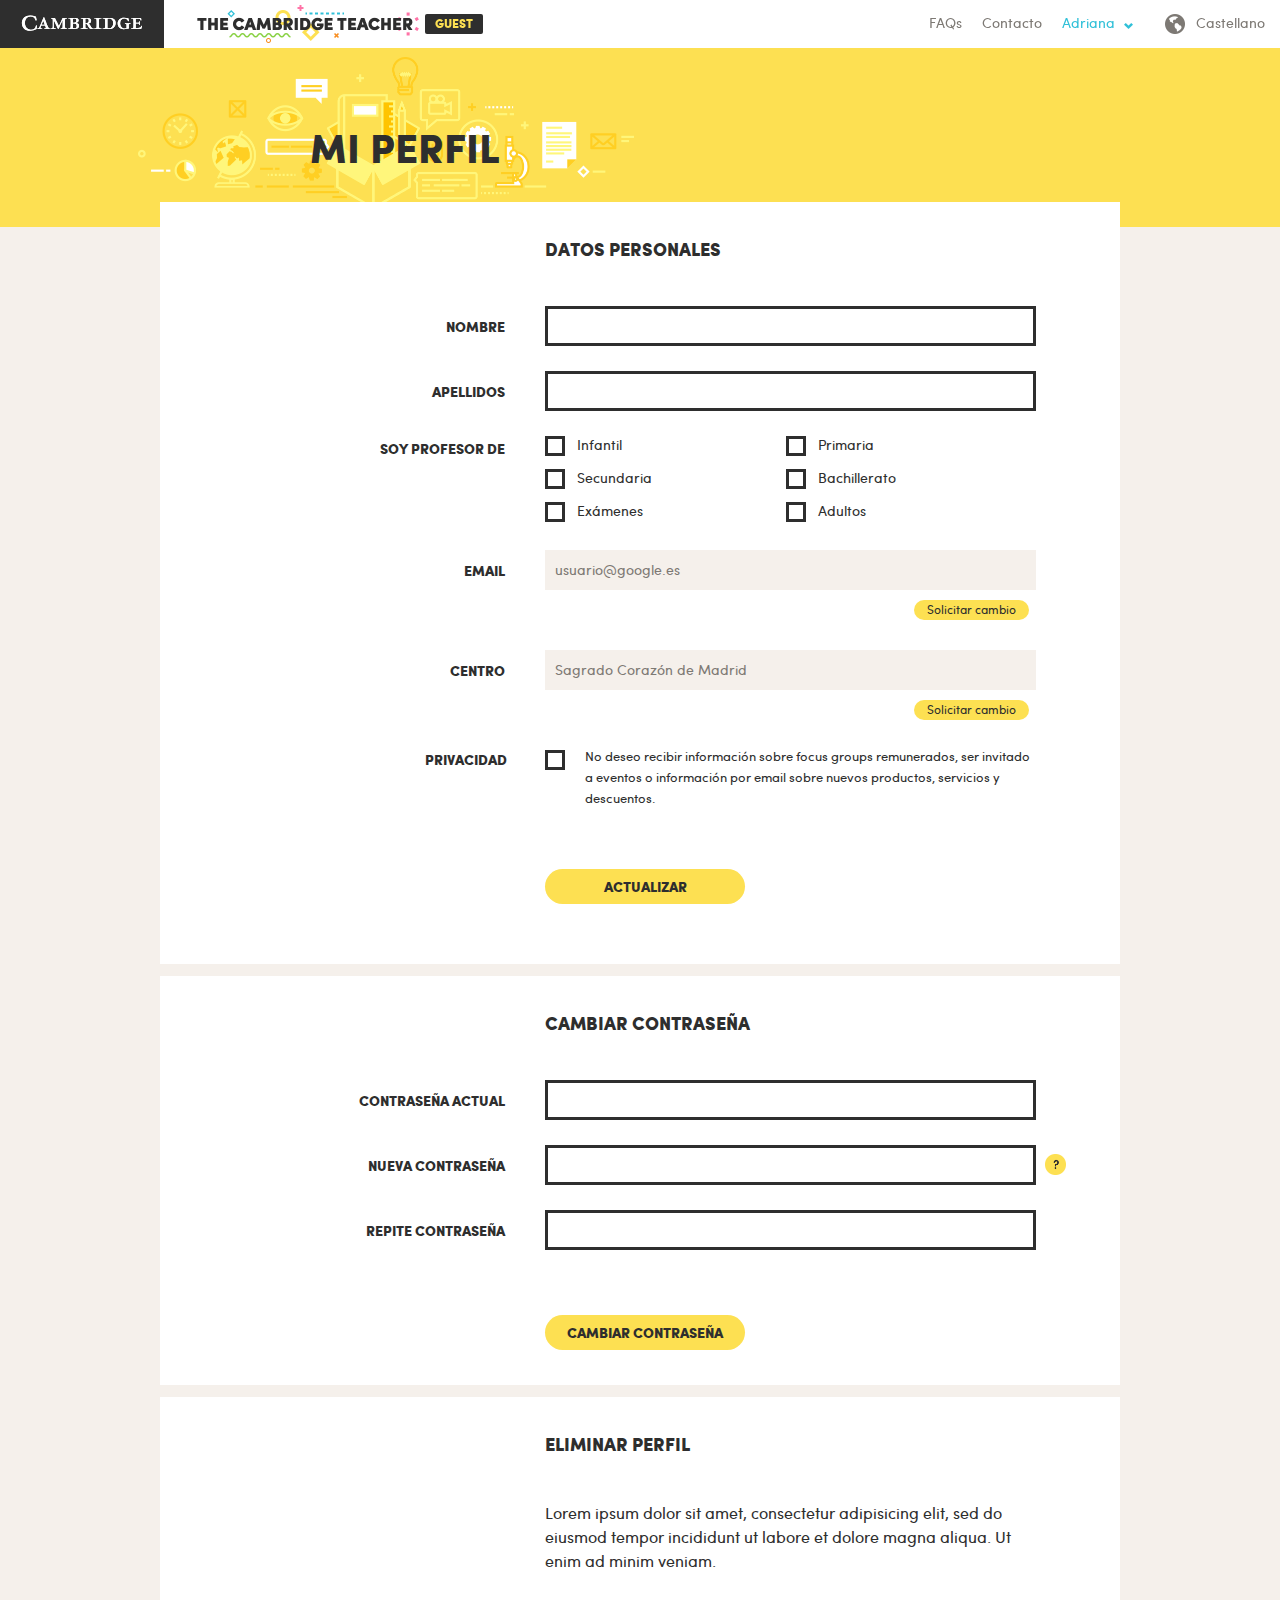
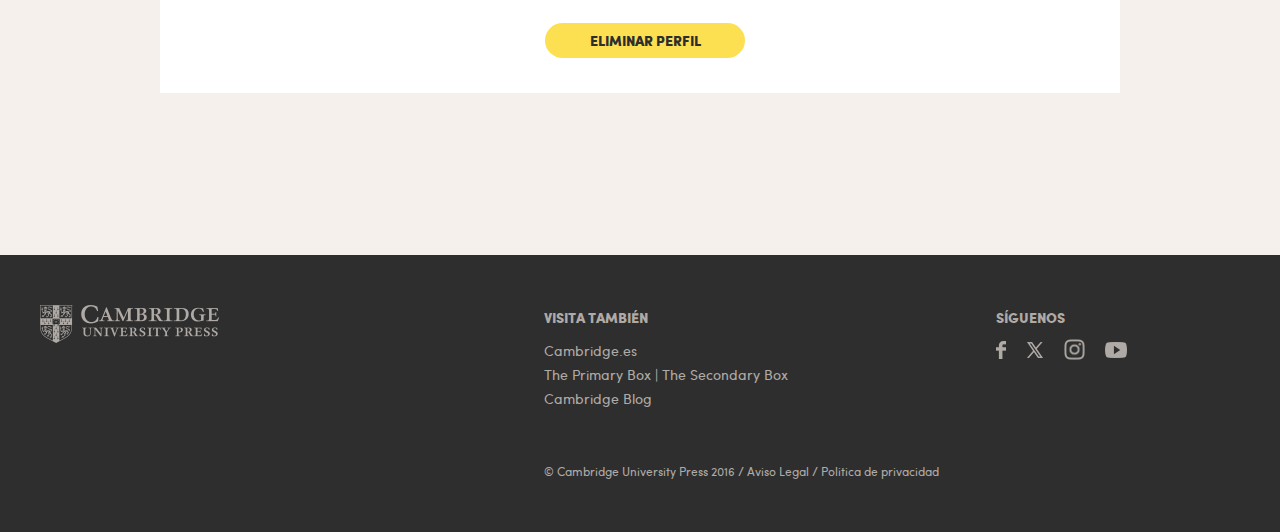
<file: profile.html>
<!DOCTYPE HTML>
<html>
<head>
	<meta charset="UTF-8" />
    <meta name="viewport" content="width=device-width, initial-scale=1.0, maximum-scale=1.0, user-scalable=no">
  	<meta http-equiv="X-UA-Compatible" content="IE=edge,chrome=1" />
	<title></title>
    <meta name="description" content="" />
	<meta property="og:title" content=""/>
	<meta property="og:type" content="website"/>
	<meta property="og:url" content=""/>
	<meta property="og:image" content=""/>
	<meta property="og:site_name" content=""/>
	<meta property="og:description" content=""/>
    <meta property="mobile-redirect" content="true"/>
    <meta property="mobile-redirect-url" content="index.html"/>

	<link rel="shortcut icon" type="image/x-icon" href="img/favicon.ico" />
    <link rel="stylesheet" type="text/css" href="css/slick.css" />
    <link rel="stylesheet" type="text/css" href="css/fontface.css" />
    <link rel="stylesheet" type="text/css" href="css/style.css" />
     <!-- Font Awesome styles-->
    <!--<link href="font-awesome/css/font-awesome.min.css" rel="stylesheet">-->

    <!--El siguiente comentario es un comentario condicional que solo IE sabe interpretar-->
    <!--[if IE]>
    <link rel="stylesheet" type="text/css" href="css/css_ie.css"/>
    <![endif]-->

    <!--[if lt IE 9]>
    <script src="http://css3-mediaqueries-js.googlecode.com/svn/trunk/css3-mediaqueries.js"></script>
	<![endif]-->
</head>
<body>
	<div id="wrapper">
    	<div id="header">
        	<div class="container">
                <a href="" class="logo_h">Cambridge University Press</a>
               	<h1>The Cambridge Teacher</h1>
                <span class="type-user">GUEST</span>
                <ul class="menu_h">
                    <li><a href="#">FAQs</a></li>
                    <li><a href="#">Contacto</a></li>
                    <li class="user_opc">
                        <a href="#">Adriana</a>
                        <div class="desplegable">
                            <p>Info personal</p>
                        </div>
                    </li>
                    <li class="language_opc">
                        <a href="#"><span>Castellano</span></a>
                        <div class="desplegable">
                            <h3>IDIOMA</h3>
                            <a href="#" class="active">Castellano</a>
                            <a href="#">English</a>
                        </div>
                    </li>
                </ul>
            </div>
        </div>
        <div id="content">
        	<div id="block-profile">
                <div id="banner-generico">
                     <h2>MI PERFIL</h2>
                </div>
                <div class="box_profile">
                	 <div class="top-register top-w-title box-user-profile">
                     <form id="user-form" class="form-type-1" action="" method="post" role="form" data-validate="true" novalidate data-error-msg="Ha habido un error, por favor revisa los campos resaltados">
                        	<h2>DATOS PERSONALES</h2>
                            <div class="form-group required">
                                <label for="first_name">NOMBRE</label>
                                <input type="text" class="form-control" id="first_name" name="first_name" data-validation-rule="not-empty">
                            </div>
                            <div class="form-group required">
                                <label for="last_name">APELLIDOS</label>
                                <input type="text" class="form-control" id="last_name" name="last_name" data-validation-rule="not-empty">
                            </div>
                            <div class="group-clase-checkbox">
                            	<div class="title-group">
                                	<p>SOY PROFESOR DE</p>
                                </div>
                                <div class="rest-checkbox" data-validation-rule="multi-checkbox">
                                	<div class="single-radio"><div class="checkbox"><input id="Infantil" name="Infantil" class="validation-rule-checkbox-profe" data-error-msg="Debe seleccionar una opción de profesor." type="checkbox"><label for="Infantil"></label><p><span>Infantil</span></p></div></div>
                                    <div class="single-radio"><div class="checkbox"><input id="Primaria" name="Primaria" class="validation-rule-checkbox-profe" data-error-msg="Debe seleccionar una opción de profesor." type="checkbox"><label for="Primaria"></label><p><span>Primaria</span></p></div></div>
                                    <div class="single-radio"><div class="checkbox"><input id="Secundaria" name="Secundaria" class="validation-rule-checkbox-profe" data-error-msg="Debe seleccionar una opción de profesor." type="checkbox"><label for="Secundaria"></label><p><span>Secundaria</span></p></div></div>
                                    <div class="single-radio"><div class="checkbox"><input id="Bachiller" name="Bachiller" class="validation-rule-checkbox-profe" data-error-msg="Debe seleccionar una opción de profesor." type="checkbox"><label for="Bachiller"></label><p><span>Bachillerato</span></p></div></div>
                                    <div class="single-radio"><div class="checkbox"><input id="Examenes" name="Examenes" class="validation-rule-checkbox-profe" data-error-msg="Debe seleccionar una opción de profesor." type="checkbox"><label for="Examenes"></label><p><span>Exámenes</span></p></div></div>
                                    <div class="single-radio"><div class="checkbox"><input id="Adultos" name="Adultos" class="validation-rule-checkbox-profe" data-error-msg="Debe seleccionar una opción de profesor." type="checkbox"><label for="Adultos"></label><p><span>Adultos</span></p></div></div>
                                </div>
                            </div>
                            <div class="form-group required change-btn">
                                <label for="email">EMAIL</label>
                                <input type="email" class="form-control" id="email" name="email" autocorrect="off" data-error-msg="El email no es válido" value="usuario@google.es" disabled/>
                                <a href="#" class="btn-editar">Solicitar cambio</a>
                            </div>
                            <div class="form-group required change-btn">
                                <label for="last_name">CENTRO</label>
                                <input type="text" class="form-control" id="centre_name" name="centre_name" value="Sagrado Corazón de Madrid" disabled/>
                                <a href="#" class="btn-editar">Solicitar cambio</a>
                            </div>
                            <div class="group_checkbox">
                               <p class="label_checkbox">PRIVACIDAD</p>
                               <div class="checkbox"><input id="legal" name="legal" data-validation-rule="checkbox" data-error-msg="Debe aceptar política de privacidad." type="checkbox"><label for="legal"></label><p>No deseo recibir información sobre focus groups remunerados, ser invitado a eventos o información por email sobre nuevos productos, servicios y descuentos.</p></div>

                            </div>
                            <div class="errores"></div>
                            <div class="submit_group"><input type="submit"  value="ACTUALIZAR"></div>
                      </form>
                      </div>
                </div>
                <!--Cambiar Contraseña-->
                <div class="box_profile password-profile">
                     <form id="password-form" class="form-type-1" action="" method="post" role="form" data-validate="true" novalidate data-error-msg="Ha habido un error, por favor revisa los campos resaltados">
                        	<h2>CAMBIAR CONTRASEÑA</h2>
                            <div class="form-group required">
                                <label for="password_init">CONTRASEÑA ACTUAL</label>
                                <input type="password" class="form-control" id="password_init" name="password_init" data-validation-rule="not-empty" data-error-msg="Error contraseña">
                            </div>
                            <div class="form-group required">
                                <label for="password">NUEVA CONTRASEÑA</label>
                                <input type="password" class="form-control" id="password" name="password" data-validation-rule="min|8" data-error-msg="Error contraseña">
                            </div>
                            <div class="help-box">
                                	<a href="#">Ayuda</a>
                                    <div class="content-help">
                                    	<p>La contraseña debe tener al menos 8 caracteres. Te recomendamos que uses una combinación de mayúsculas, minúsculas, números y caracteres especiales.</p>
                                    </div>
                            </div>
                            <div class="form-group required">
                                <label for="password_confirm">REPITE CONTRASEÑA</label>
                                <input type="password" class="form-control" id="password_confirm" name="password_confirm" data-validation-rule="repeat|#password" data-error-msg="Error contraseña" >
                            </div>
                            <div class="errores"></div>
                            <div class="submit_group"><input type="submit"  value="CAMBIAR CONTRASEÑA"></div>
                      </form>
                </div>
                <!--Eliminar perfil-->
                <div class="box_profile delete-profile">
                	 <h2>ELIMINAR PERFIL</h2>
                     <p>Lorem ipsum dolor sit amet, consectetur adipisicing elit, sed do eiusmod tempor incididunt ut labore et dolore magna aliqua. Ut enim ad minim veniam.</p>
                     <div class="row_delete">
                     	<a href="#" class="btn-delete">ELIMINAR PERFIL</a>
                     </div>
                </div>
            </div>
        </div>
        <div id="footer">
        	<div class="container">
                <div class="left_footer">
                	<a href="#" class="logo_f">Cambridge University Press</a>
                </div>
                <div class="right_footer">
                    <div class="block_visita">
                        <h4>VISITA TAMBIÉN</h4>
                        <ul>
                            <li><a href="#" target="_blank">Cambridge.es</a></li>
                            <li><a href="#" target="_blank">The Primary Box</a> | <a href="#">The Secondary Box</a></li>
                            <li><a href="#" target="_blank">Cambridge Blog</a></li>
                        </ul>
                    </div>
                    <div class="block_siguenos">
                    	<h4>SÍGUENOS</h4>
                        <ul>
                            <li><a href="#" class="ico_facebook">Facebook</a></li>
                            <li><a href="#" class="ico_twitter">Twitter</a></li>
                            <li><a href="#" class="ico_instagram">Instagram</a></li>
                            <li><a href="#" class="ico_youtube">Youtube</a></li>
                        </ul>
                    </div>
                    <p class="txt-footer">© Cambridge University Press 2016 / <a href="#">Aviso Legal</a> / <a href="#">Politica de privacidad</a></p>
                </div>
            </div>
        </div>
    </div>
    <script src="js/jquery.js"></script>
	<script src="js/jquery-migrate-3.1.0.min.js"></script>
    <script src="js/jquery.easing.1.3.js"></script>
    <script src="js/jquery.scrollTo.js"></script>
    <script src="js/jquery.fitvids.js"></script>
    <script src='https://www.google.com/recaptcha/api.js'></script>
    <script src="js/jquery.lazyload.min.js"></script>
    <script src="js/slick.min.js"></script>
    <script src="js/application.js"></script>
</body>
</html>
</file>
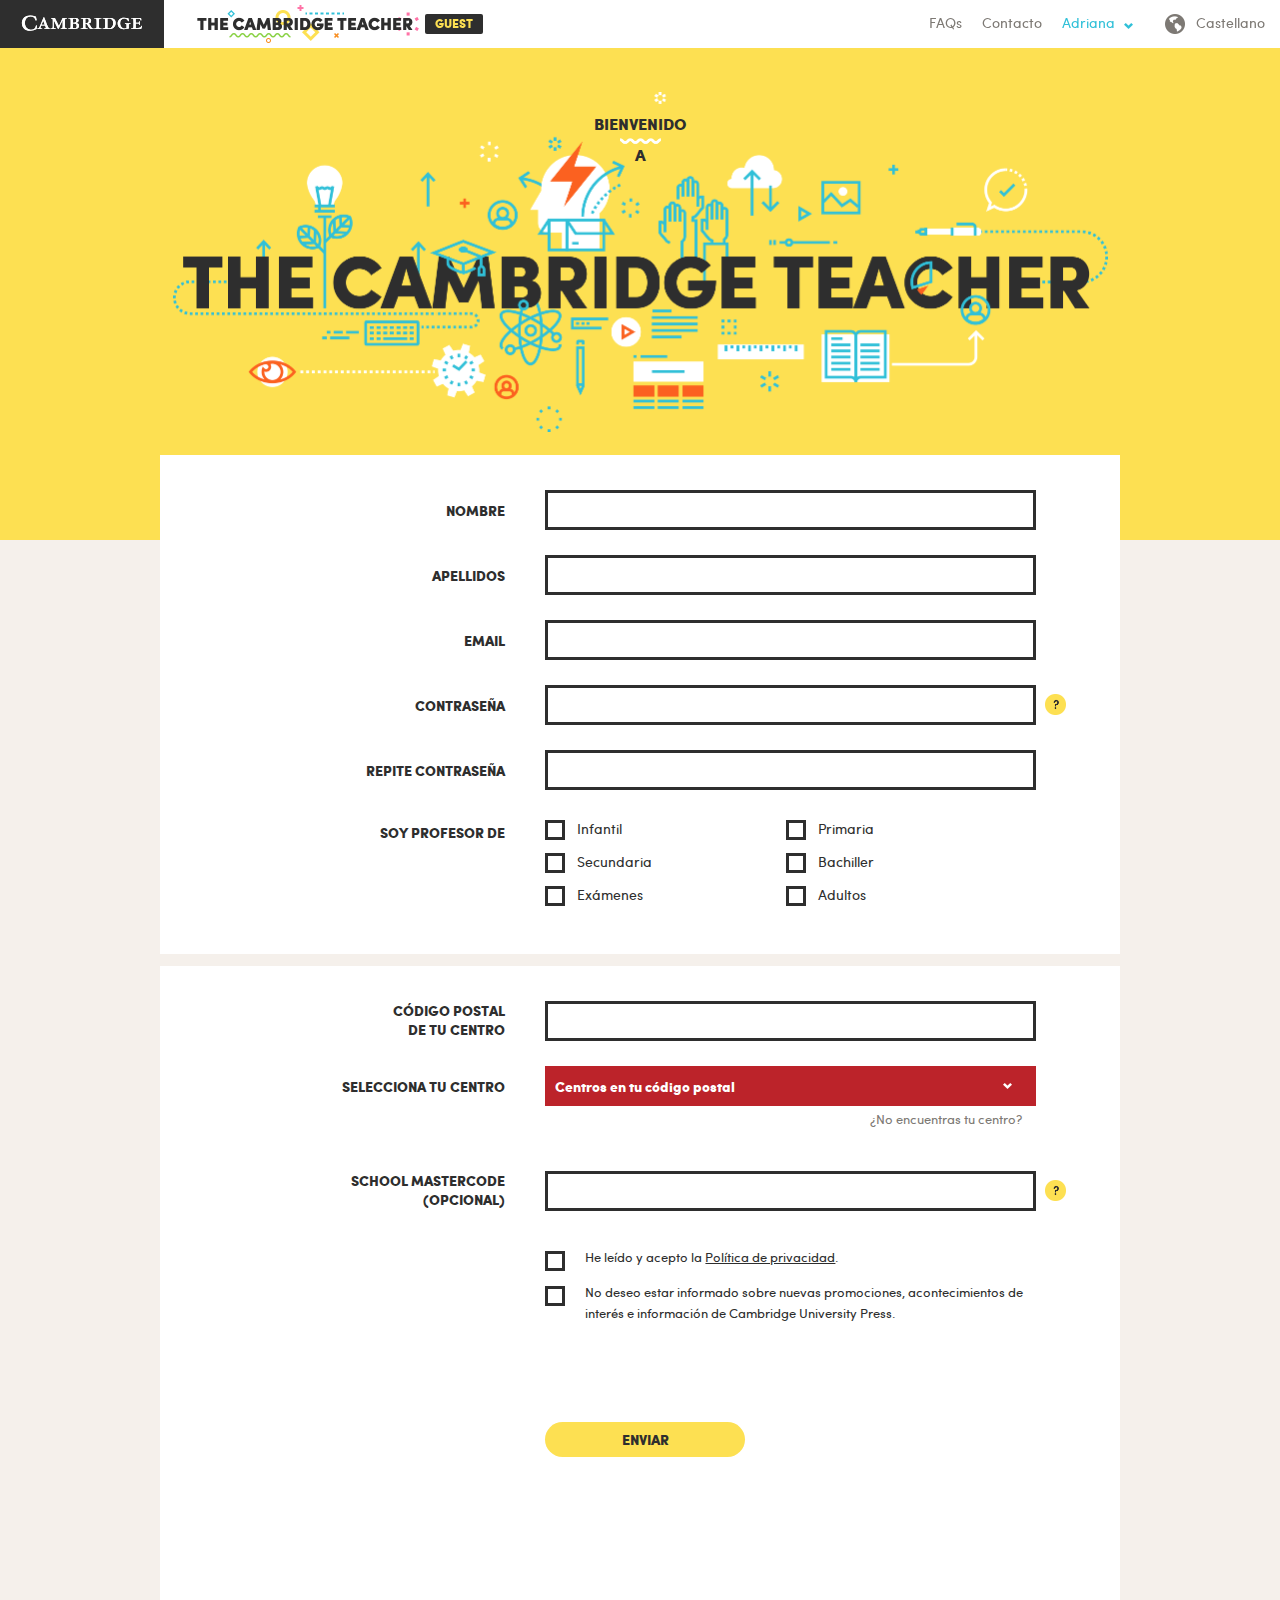
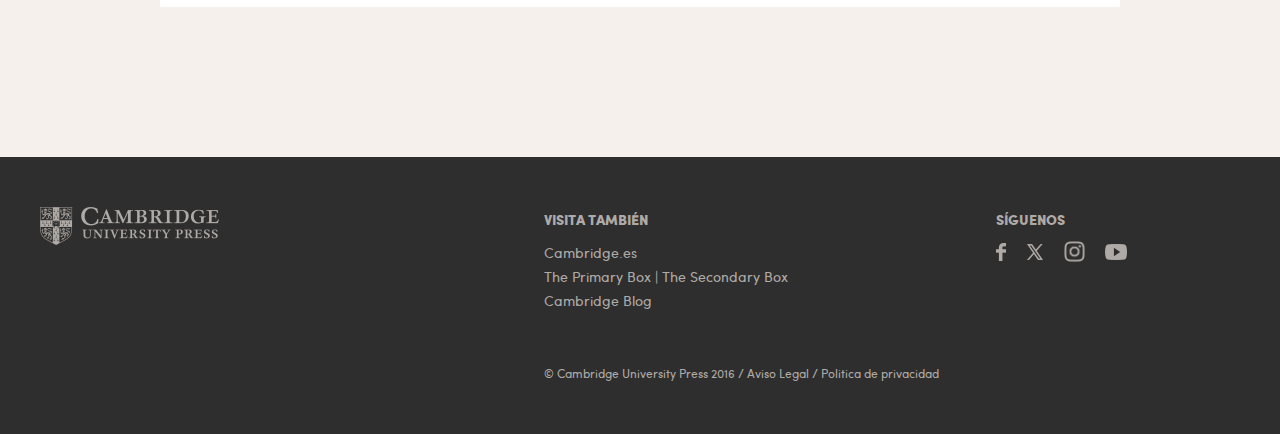
<file: registro.html>
<!DOCTYPE HTML>
<html>
<head>
	<meta charset="UTF-8" />
    <meta name="viewport" content="width=device-width, initial-scale=1.0, maximum-scale=1.0, user-scalable=no">
  	<meta http-equiv="X-UA-Compatible" content="IE=edge,chrome=1" />
	<title></title>
    <meta name="description" content="" />
	<meta property="og:title" content=""/>
	<meta property="og:type" content="website"/>
	<meta property="og:url" content=""/>
	<meta property="og:image" content=""/>
	<meta property="og:site_name" content=""/>
	<meta property="og:description" content=""/>
    <meta property="mobile-redirect" content="true"/>
    <meta property="mobile-redirect-url" content="index.html"/>

	<link rel="shortcut icon" type="image/x-icon" href="img/favicon.ico" />
    <link rel="stylesheet" type="text/css" href="css/slick.css" />
    <link rel="stylesheet" type="text/css" href="css/fontface.css" />
    <link rel="stylesheet" type="text/css" href="css/style.css" />
     <!-- Font Awesome styles-->
    <!--<link href="font-awesome/css/font-awesome.min.css" rel="stylesheet">-->

    <!--El siguiente comentario es un comentario condicional que solo IE sabe interpretar-->
    <!--[if IE]>
    <link rel="stylesheet" type="text/css" href="css/css_ie.css"/>
    <![endif]-->

    <!--[if lt IE 9]>
    <script src="http://css3-mediaqueries-js.googlecode.com/svn/trunk/css3-mediaqueries.js"></script>
	<![endif]-->
</head>
<body>
	<div id="wrapper">
    	<div id="header">
        	<div class="container">
                <a href="" class="logo_h">Cambridge University Press</a>
               	<h1>The Cambridge Teacher</h1>
                <span class="type-user">GUEST</span>
                <ul class="menu_h">
                    <li><a href="#">FAQs</a></li>
                    <li><a href="#">Contacto</a></li>
                    <li class="user_opc">
                        <a href="#">Adriana</a>
                        <div class="desplegable">
                            <p>Info personal</p>
                        </div>
                    </li>
                    <li class="language_opc">
                        <a href="#"><span>Castellano</span></a>
                        <div class="desplegable">
                            <h3>IDIOMA</h3>
                            <a href="#" class="active">Castellano</a>
                            <a href="#">English</a>
                        </div>
                    </li>
                </ul>
            </div>
        </div>
        <div id="content">
        	<div id="block-registro">
                <div id="banner-home">
                    <div class="txt-b-top">
                        <p>BIENVENIDO</p>
                        <p>A</p>
                    </div>
                </div>
                <div id="form_box_registro">
                     <form id="registro-form" class="form-type-1" action="" method="post" role="form" data-validate="true" novalidate data-error-msg="Ha habido un error, por favor revisa los campos resaltados">
                        <div class="top-register">
                            <div class="form-group required">
                                <label for="first_name">NOMBRE</label>
                                <input type="text" class="form-control" id="first_name" name="first_name" data-validation-rule="not-empty">
                            </div>
                            <div class="form-group required">
                                <label for="last_name">APELLIDOS</label>
                                <input type="text" class="form-control" id="last_name" name="last_name" data-validation-rule="not-empty">
                            </div>
                            <div class="form-group required">
                                <label for="email">EMAIL</label>
                                <input type="email" class="form-control" id="email" name="email" autocorrect="off" data-validation-rule="email" data-error-msg="El email no es válido">
                            </div>
                            <div class="form-group required">
                                <label for="password">CONTRASEÑA</label>
                                <input type="password" class="form-control" id="password" name="password" data-validation-rule="min|8" data-error-msg="Error contraseña">
                            </div>
                            <div class="help-box">
                            	<a href="#">Ayuda</a>
                                <div class="content-help">
                                	<p>La contraseña debe tener al menos 8 caracteres. Te recomendamos que uses una combinación de mayúsculas, minúsculas, números y caracteres especiales.</p>
                                </div>
                            </div>
                            <div class="form-group required">
                                <label for="password_confirm">REPITE CONTRASEÑA</label>
                                <input type="password" class="form-control" id="password_confirm" name="password_confirm" data-validation-rule="repeat|#password" data-error-msg="Error contraseña" >
                            </div>
                            <div class="group-clase-checkbox">
                            	<div class="title-group">
                                	<p>SOY PROFESOR DE</p>
                                </div>
                                <div class="rest-checkbox" data-validation-rule="multi-checkbox">
                                	<div class="single-radio"><div class="checkbox"><input id="Infantil" name="Infantil" class="validation-rule-checkbox-profe" data-error-msg="Debe seleccionar una opción de profesor." type="checkbox"><label for="Infantil"></label><p><span>Infantil</span></p></div></div>
                                    <div class="single-radio"><div class="checkbox"><input id="Primaria" name="Primaria" class="validation-rule-checkbox-profe" data-error-msg="Debe seleccionar una opción de profesor." type="checkbox"><label for="Primaria"></label><p><span>Primaria</span></p></div></div>
                                    <div class="single-radio"><div class="checkbox"><input id="Secundaria" name="Secundaria" class="validation-rule-checkbox-profe" data-error-msg="Debe seleccionar una opción de profesor." type="checkbox"><label for="Secundaria"></label><p><span>Secundaria</span></p></div></div>
                                    <div class="single-radio"><div class="checkbox"><input id="Bachiller" name="Bachiller" class="validation-rule-checkbox-profe" data-error-msg="Debe seleccionar una opción de profesor." type="checkbox"><label for="Bachiller"></label><p><span>Bachiller</span></p></div></div>
                                    <div class="single-radio"><div class="checkbox"><input id="Examenes" name="Examenes" class="validation-rule-checkbox-profe" data-error-msg="Debe seleccionar una opción de profesor." type="checkbox"><label for="Examenes"></label><p><span>Exámenes</span></p></div></div>
                                    <div class="single-radio"><div class="checkbox"><input id="Adultos" name="Adultos" class="validation-rule-checkbox-profe" data-error-msg="Debe seleccionar una opción de profesor." type="checkbox"><label for="Adultos"></label><p><span>Adultos</span></p></div></div>
                                </div>
                            </div>
                        </div>
                        <div class="bottom-register">

                        	<div class="form-group required">
                                <label  class="label-2-lines" for="cp_centre">CÓDIGO POSTAL<br/>DE TU CENTRO</label>
                                <input type="text" class="form-control" id="cp_centre" name="cp_centre" data-validation-rule="zip">
                            </div>

                            <div class="form-group required select-box">
                                <label for="select_centre">SELECCIONA TU CENTRO</label>
                                <div class="bg-select error">
                                <select id="select_centre" name="select_centre" data-validation-rule="select-option"><!--class="right-t"-->
                                	<option value="-1">Centros en tu código postal</option>
                                	<option value="1">Centro 1</option>
                                    <option value="2">Centro 2</option>
                                    <option value="3">Centro 3</option>
                                </select>
                                </div>
                                <div class="enl-help"><a href="#">¿No encuentras tu centro?</a></div>
                            </div>

                            <div class="form-group required">
                                <label class="label-2-lines" for="school_mastercode">SCHOOL MASTERCODE<br/>(OPCIONAL)</label>
                                <input type="text" class="form-control" id="school_mastercode" name="school_mastercode" data-validation-rule="not-empty">
                            </div>

                            <div class="help-box">
                            	<a href="#">Ayuda</a>
                                <div class="content-help">
                                	<p>El School MasterCode es código único que identifica a tu centro educativo, y que tu oficina local te proporcionará si en vuestro centro utilizáis libros de Cambridge. Puedes registrarte sin él para tener acceso a versiones de prueba de nuestros libros.</p>
                                </div>
                            </div>

                            <div class="group_checkbox">
                               <div class="checkbox"><input id="legal" name="legal" data-validation-rule="checkbox" data-error-msg="Debe aceptar política de privacidad." type="checkbox"><label for="legal"></label><p><span>He leído y acepto la </span> <a href="#" title="Privacy Policy">Política de privacidad</a>.</p></div>
                               <div class="checkbox"><input id="no_subscription" name="no_subscription" type="checkbox"><label for="no_subscription"></label><p><span>No deseo estar informado sobre nuevas promociones, acontecimientos de interés e información de Cambridge University Press.</span></p></div>
                            </div>

                            <div class="maquetacion_captcha" data-validation-rule="recaptcha" data-error-msg="¿Eres un robot?">
                                <div class="g-recaptcha" data-sitekey="6LdL4CATAAAAADBQNQQKNEMNn9x6_YUmIDWybTXi"></div>
                            </div>

                            <div class="errores"></div>

                            <div class="submit_group"><input type="submit"  value="ENVIAR"></div>
                        </div>
                      </form>
                </div>
            </div>
        </div>
        <div id="footer">
        	<div class="container">
                <div class="left_footer">
                	<a href="#" class="logo_f">Cambridge University Press</a>
                </div>
                <div class="right_footer">
                    <div class="block_visita">
                        <h4>VISITA TAMBIÉN</h4>
                        <ul>
                            <li><a href="#" target="_blank">Cambridge.es</a></li>
                            <li><a href="#" target="_blank">The Primary Box</a> | <a href="#">The Secondary Box</a></li>
                            <li><a href="#" target="_blank">Cambridge Blog</a></li>
                        </ul>
                    </div>
                    <div class="block_siguenos">
                    	<h4>SÍGUENOS</h4>
                        <ul>
                            <li><a href="#" class="ico_facebook">Facebook</a></li>
                            <li><a href="#" class="ico_twitter">Twitter</a></li>
                            <li><a href="#" class="ico_instagram">Instagram</a></li>
                            <li><a href="#" class="ico_youtube">Youtube</a></li>
                        </ul>
                    </div>
                    <p class="txt-footer">© Cambridge University Press 2016 / <a href="#">Aviso Legal</a> / <a href="#">Politica de privacidad</a></p>
                </div>
            </div>
        </div>
    </div>
    <script src="js/jquery.js"></script>
	<script src="js/jquery-migrate-3.1.0.min.js"></script>
    <script src="js/jquery.easing.1.3.js"></script>
    <script src="js/jquery.scrollTo.js"></script>
    <script src="js/jquery.fitvids.js"></script>
    <script src='https://www.google.com/recaptcha/api.js'></script>
    <script src="js/jquery.lazyload.min.js"></script>
    <script src="js/slick.min.js"></script>
    <script src="js/application.js"></script>
</body>
</html>
</file>
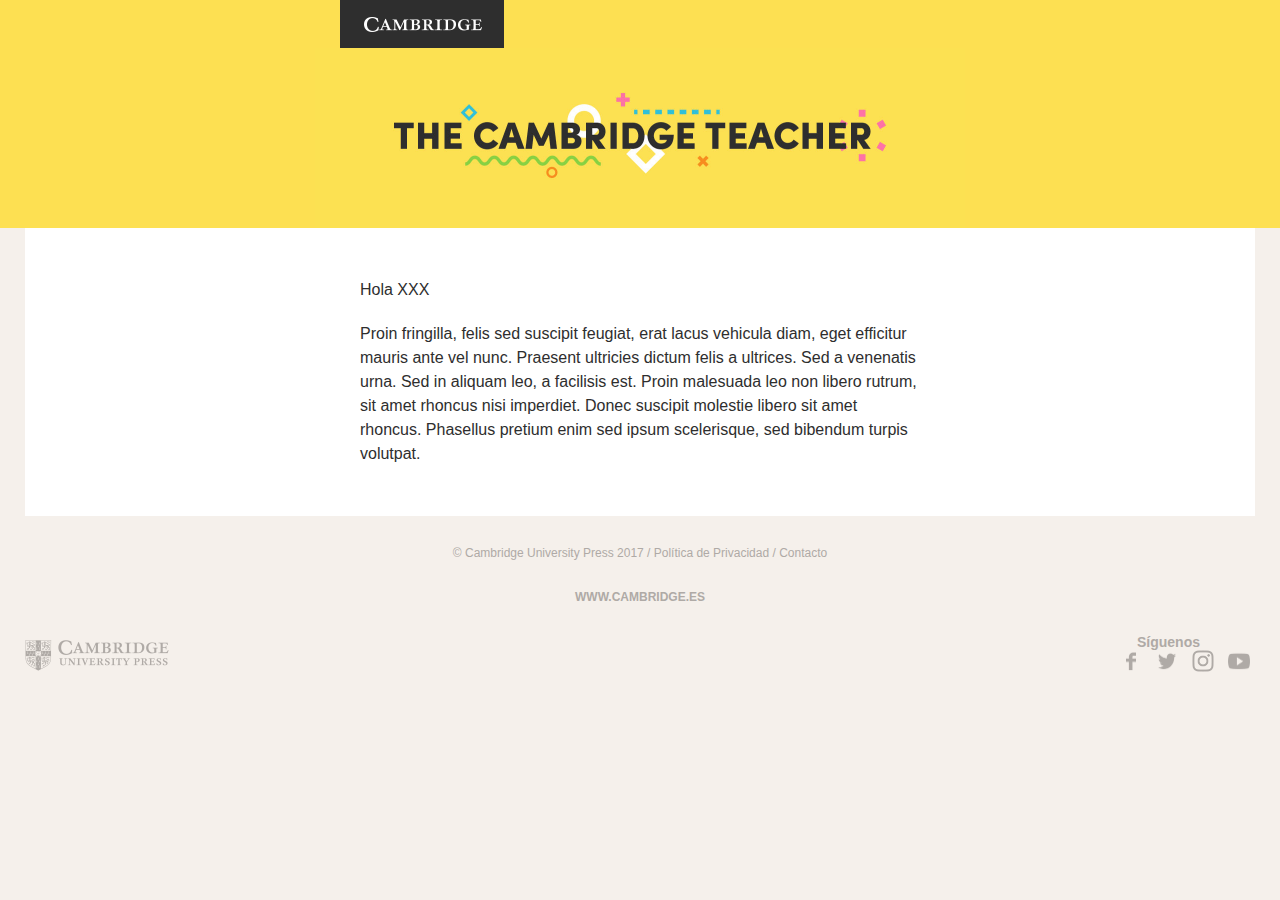
<file: mailing/mail_generico.html>
<!DOCTYPE html PUBLIC "-//W3C//DTD XHTML 1.0 Transitional//EN" "http://www.w3.org/TR/xhtml1/DTD/xhtml1-transitional.dtd">
<html xmlns="http://www.w3.org/1999/xhtml">
<head>
<meta content="width=device-width, initial-scale=1.0, maximum-scale=1.0, user-scalable=no" name="viewport">
<meta http-equiv="X-UA-Compatible" content="IE=edge,chrome=1" />
<meta http-equiv="Content-Type" content="text/html; charset=UTF-8" />
<title>The Cambridge Teacher</title>
<style>
    body{padding:0;margin:0;background:#f5f0eb;}
    p{margin:0;}
</style>
</head>
<body>
    <table cellpadding="0" cellspacing="0" align="center" bgcolor="#f5f0eb" width="100%">
        <tr>
            <td>
                <table cellpadding="0" cellspacing="0" width="100%" bgcolor="#fde052" >
                    <tr>
                        <td>
                            <table cellpadding="0" cellspacing="0" align="center">
                                <tr>
                                    <td>
                                        <a href="http://www.thecambridgeteacher.es/"><img src="img/logo.jpg" style="display:block;padding-left:25px;" width="164"/></a>
                                    </td>
                                </tr>
                                <tr>
                                    <td>
                                        <img src="img/cabecera.jpg" style="display:block; max-width: 650px;" width="100%">
                                    </td>
                                </tr>
                            </table>
                        </td>
                    </tr>
                </table>
            <td>
        </tr>
        <tr>
            <td>
                <table cellpadding="0" cellspacing="0" width="100%" align="center">
                    <tr>
                        <td width="25"></td>
                        <td bgcolor="#ffffff" align="left" valign="top">

                            <div style="max-width: 600px; margin: 0 auto 30px auto;">

                                <p style="color:#2e2e2e;font-size:16px;font-family:Arial,Helvetica,sans-serif;padding-bottom:20px;line-height:24px;padding-left:20px;padding-right:20px;padding-top:50px;">Hola XXX</p>

                                <p style="color:#2e2e2e;font-size:16px;font-family:Arial,Helvetica,sans-serif;padding-bottom:20px;line-height:24px;padding-left:20px;padding-right:20px;">Proin fringilla, felis sed suscipit feugiat, erat lacus vehicula diam, eget efficitur mauris ante vel nunc. Praesent ultricies dictum felis a ultrices. Sed a venenatis urna. Sed in aliquam leo, a facilisis est. Proin malesuada leo non libero rutrum, sit amet rhoncus nisi imperdiet. Donec suscipit molestie libero sit amet rhoncus. Phasellus pretium enim sed ipsum scelerisque, sed bibendum turpis volutpat.</p>


                            </div>

                        </td>
                        <td width="25"></td>
                     </tr>
               </table>
            <td>
        </tr>
        <tr>
            <td>
                <table cellpadding="0" cellspacing="0" width="100%" align="center">
                    <tr>
                        <td width="25"></td>
                        <td>

							<p style="color:#afaaa6;font-size:12px;font-family:Arial, Helvetica, sans-serif;text-align:center;padding-right:25px;padding-left:25px;padding-top:30px;">&#169; Cambridge University Press 2017 / <a href="http://www.thecambridgeteacher.es/politica-privacidad" style="color:#afaaa6;text-decoration:none;">Política de Privacidad</a> / <a href="http://www.thecambridgeteacher.es/contacto" style="color:#afaaa6;text-decoration:none;">Contacto</a></p>
							<p style="color:#afaaa6;font-size:12px;font-family:Arial,Helvetica,sans-serif;text-align:center;padding-right:25px;padding-left:25px;padding-top:30px;padding-bottom:30px;"><a href="http://www.cambridge.es/" style="color:#afaaa6;text-decoration:none;font-weight:bold;">WWW.CAMBRIDGE.ES</a></p>

                        </td>
                        <td width="25"></td>
                    </tr>
                 </table>
             </td>
          </tr>
          <tr>
              <td>
                 <table cellpadding="0" cellspacing="0" width="100%" align="center">
                    <tr>
                        <td width="25"></td>
                        <td>
                            <table cellpadding="0" cellspacing="0" width="100%">
                                <tr>
                                    <td width="50%" style="padding-bottom:50px;">
                                        <a href="http://www.cambridge.es/"><img src="img/logo_footer.png" style="display:block" width="144"></a>
                                    </td>
                                    <td width="50%" style="text-align:right;padding-bottom:50px;">
                                        <p style="color:#afaaa6;font-size:14px;font-family:Arial, Helvetica, sans-serif;font-weight:bold;padding-right:55px;">Síguenos</p>
										<a href="https://www.facebook.com/CambridgeUniversityPressEsp"><img src="img/ico_facebook.png" width="22" style="padding-left:5px;padding-right:5px;"></a>
										<a href="https://twitter.com/CambridgeSpain"><img src="img/ico_twitter.png" width="22" style="padding-left:5px;padding-right:5px;"></a>
										<a href="https://www.instagram.com/cambridgespain/"><img src="img/ico_instagram.png" width="22" style="padding-left:5px;padding-right:5px;"></a>
										<a href="http://www.youtube.com/CambridgeELTSpain"><img src="img/ico_youtube.png" width="22" style="padding-left:5px;padding-right:5px;"></a>
                                    </td>
                                </tr>
                            </table>
                        </td>
                        <td width="25"></td>
                    </tr>
                </table>
            </td>
        </tr>
    </table>
</body>
</html>
</file>
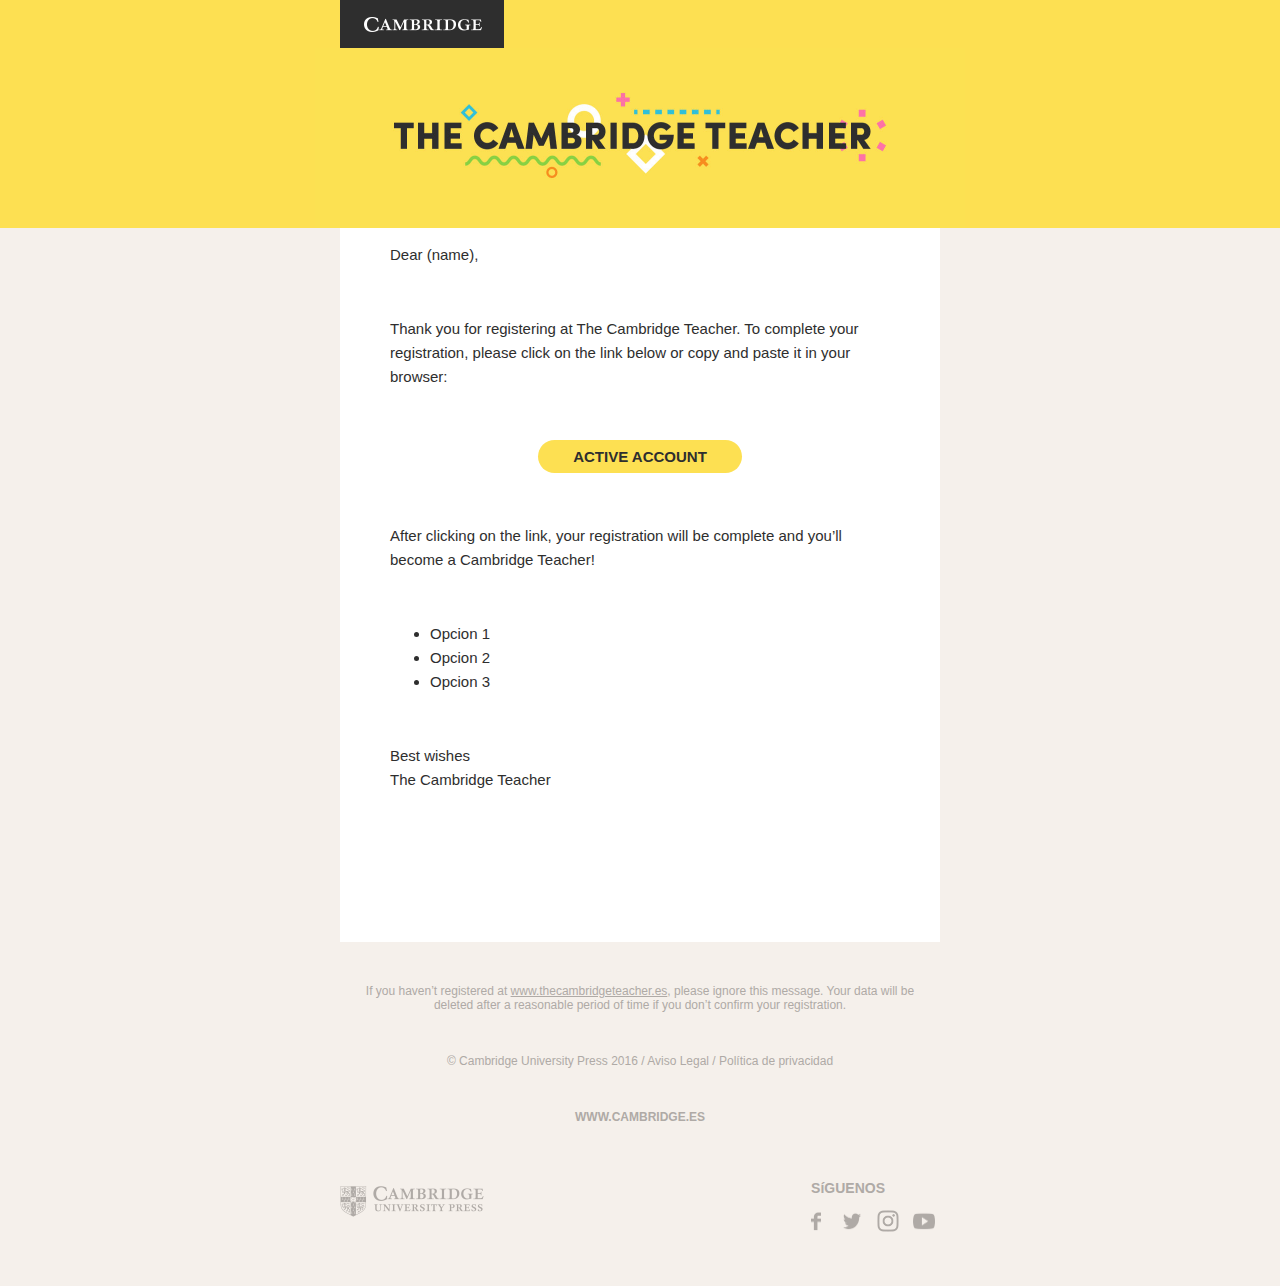
<file: mailing/mailing.html>
<!DOCTYPE html PUBLIC "-//W3C//DTD XHTML 1.0 Transitional//EN" "http://www.w3.org/TR/xhtml1/DTD/xhtml1-transitional.dtd">
<html xmlns="http://www.w3.org/1999/xhtml">
<head>
<meta http-equiv="Content-Type" content="text/html; charset=UTF-8" />
<title>Mailing Cambridge Teacher</title>
<style>
	body{padding:0;margin:0;background:#f5f0eb;}
</style>
</head>
<body>
	<table cellpadding="0" cellspacing="0" align="center" bgcolor="#f5f0eb" width="100%">
    	<tr>
        	<td>
            	<table cellpadding="0" cellspacing="0" width="100%" bgcolor="#fde052" >
                	<tr>
                    	<td>
                        	<table cellpadding="0" cellspacing="0" width="650" align="center">
                        		<tr>
                                	<td>
                            			<a href="#"><img src="http://pmcruzm.github.io/CambridgeTeacher/mailing/img/logo.jpg" style="display:block;padding-left:25px;" width="164"/></a>
                                    </td>
                                </tr>
                                <tr>
                                	<td>
                                    	<img src="http://pmcruzm.github.io/CambridgeTeacher/mailing/img/cabecera.jpg" style="display:block;" width="650">
                                    </td>
                                </tr>
                            </table>
                        </td>
                    </tr>
                </table>
            <td>
        </tr>
        <tr>
        	<td>
            	<table cellpadding="0" cellspacing="0" width="600" bgcolor="#ffffff" align="center" style="padding-bottom:100px;">
                    <tr>
                        <td>
                        	<p style="color:#2e2e2e;font-size:15px;font-family:Arial, Helvetica, sans-serif;padding-bottom:35px;padding-left:50px;padding-right:50px;line-height:24px;">Dear (name),</p>
                            <p style="color:#2e2e2e;font-size:15px;font-family:Arial, Helvetica, sans-serif;padding-bottom:35px;padding-left:50px;padding-right:50px;line-height:24px;">Thank you for registering at The Cambridge Teacher. To complete your registration, please click on the link below or copy and paste it in your browser:</p>
                            <p style="padding-bottom:35px;padding-left:50px;padding-right:50px;text-align:center;"><a href="http://www.marca.es" target="_blank" style="font-size: 15px; font-family:Arial, Helvetica, sans-serif; color: #2e2e2e; text-decoration: none; border-radius: 20px; -webkit-border-radius: 20px; -moz-border-radius: 20px; background-color: #fde052; display: inline-block;font-weight:bold;padding-left:35px;padding-right:35px;padding-top:8px;padding-bottom:8px;">ACTIVE ACCOUNT</a></p>
                            <p style="color:#2e2e2e;font-size:15px;font-family:Arial, Helvetica, sans-serif;padding-bottom:35px;padding-left:50px;padding-right:50px;line-height:24px;">After clicking on the link, your registration will be complete and you’ll become a Cambridge Teacher!</p>
                            <ul style="color:#2e2e2e;font-size:15px;font-family:Arial, Helvetica, sans-serif;padding-bottom:35px;padding-left:90px;padding-right:50px;line-height:24px;">
                            	<li>Opcion 1</li>
                                <li>Opcion 2</li>
                                <li>Opcion 3</li>
                            </ul>
                            <p style="color:#2e2e2e;font-size:15px;font-family:Arial, Helvetica, sans-serif;padding-bottom:35px;padding-left:50px;padding-right:50px;line-height:24px;">Best wishes<br/>The Cambridge Teacher</p>
                        </td>
                     </tr>
               </table>
            <td>
        </tr>
        <tr>
        	<td>
            	<table cellpadding="0" cellspacing="0" width="600" align="center">
                	<tr>
                    	<td>
                        	<p style="color:#afaaa6;font-size:12px;font-family:Arial, Helvetica, sans-serif;text-align:center;padding-right:25px;padding-left:25px;padding-top:30px;">If you haven’t registered at <a href="#" style="color:#afaaa6;">www.thecambridgeteacher.es</a>, please ignore this message. Your data will be deleted after a reasonable period of time if you don’t confirm your registration. </p>
                            <p style="color:#afaaa6;font-size:12px;font-family:Arial, Helvetica, sans-serif;text-align:center;padding-right:25px;padding-left:25px;padding-top:30px;">&#169; Cambridge University Press 2016 / <a href="#" style="color:#afaaa6;text-decoration:none;">Aviso Legal</a> / <a href="#" style="color:#afaaa6;text-decoration:none;">Política de privacidad</a></p>
                            <p style="color:#afaaa6;font-size:12px;font-family:Arial, Helvetica, sans-serif;text-align:center;padding-right:25px;padding-left:25px;padding-top:30px;padding-bottom:30px;"><a href="#" style="color:#afaaa6;text-decoration:none;font-weight:bold;">WWW.CAMBRIDGE.ES</a></p>
                        </td>
                    </tr>
                    <tr>
                    	<td>
                        	<table cellpadding="0" cellspacing="0" width="100%">
                            	<tr>
                                	<td width="50%" style="padding-bottom:50px;">
                                    	<a href=""><img src="http://pmcruzm.github.io/CambridgeTeacher/mailing/img/logo_footer.png" style="display:block" width="144"></a>
                                    </td>
                                    <td width="50%" style="text-align:right;padding-bottom:50px;">
                                    	<p style="color:#afaaa6;font-size:14px;font-family:Arial, Helvetica, sans-serif;font-weight:bold;padding-right:55px;">SíGUENOS</p>
                                        <div style="display:inline-block;padding-left:5px;padding-right:5px;"><a href="#"><img src="http://pmcruzm.github.io/CambridgeTeacher/mailing/img/ico_facebook.png" width="22"></a></div>
                                        <div style="display:inline-block;padding-left:5px;padding-right:5px;"><a href="#"><img src="http://pmcruzm.github.io/CambridgeTeacher/mailing/img/ico_twitter.png" width="22"></a></div>
                                        <div style="display:inline-block;padding-left:5px;padding-right:5px;"><a href="#"><img src="http://pmcruzm.github.io/CambridgeTeacher/mailing/img/ico_instagram.png" width="22"></a></div>
                                        <div style="display:inline-block;padding-left:5px;padding-right:5px;"><a href="#"><img src="http://pmcruzm.github.io/CambridgeTeacher/mailing/img/ico_youtube.png" width="22"></a></div>
                                    </td>
                                </tr>
                            </table>
                        </td>
                    </tr>
                </table>
            </td>
        </tr>
    </table>
</body>
</html>
</file>
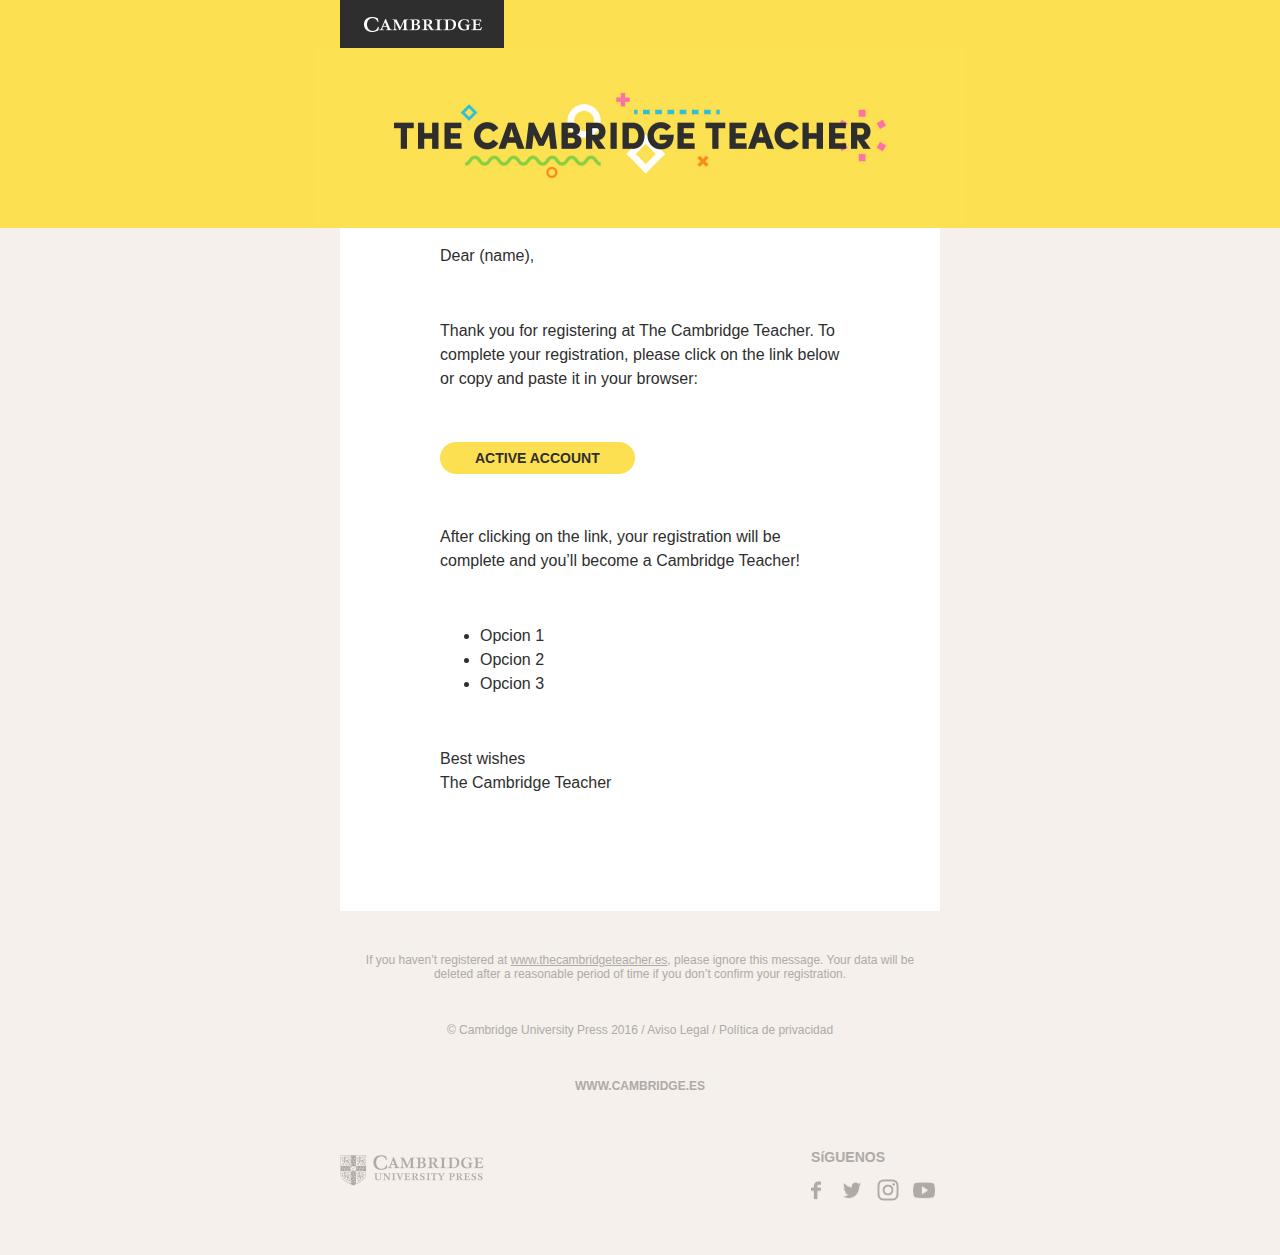
<file: mailing/mailing_v2.html>
<!DOCTYPE html PUBLIC "-//W3C//DTD XHTML 1.0 Transitional//EN" "http://www.w3.org/TR/xhtml1/DTD/xhtml1-transitional.dtd">
<html xmlns="http://www.w3.org/1999/xhtml">
<head>
<meta content="width=650" name="viewport">
<meta http-equiv="X-UA-Compatible" content="IE=edge,chrome=1" />
<meta http-equiv="Content-Type" content="text/html; charset=UTF-8" />
<title>Mailing Cambridge Teacher</title>
<style>
	body{padding:0;margin:0;background:#f5f0eb;}
</style>
</head>
<body>
	<table cellpadding="0" cellspacing="0" align="center" bgcolor="#f5f0eb" width="100%">
    	<tr>
        	<td>
            	<table cellpadding="0" cellspacing="0" width="100%" bgcolor="#fde052" >
                	<tr>
                    	<td>
                        	<table cellpadding="0" cellspacing="0" width="650" align="center">
                        		<tr>
                                	<td>
                            			<a href="#"><img src="http://pmcruzm.github.io/CambridgeTeacher/mailing/img/logo.jpg" style="display:block;padding-left:25px;" width="164"/></a>
                                    </td>
                                </tr> 
                                <tr>
                                	<td>
                                    	<img src="http://pmcruzm.github.io/CambridgeTeacher/mailing/img/cabecera.jpg" style="display:block;" width="650">
                                    </td>
                                </tr>       
                            </table>
                        </td>
                    </tr>
                </table>
            <td>
        </tr>
        <tr>
        	<td>
            	<table cellpadding="0" cellspacing="0" width="650" align="center">
                    <tr>
                    	<td width="25"></td>
                        <td bgcolor="#ffffff" width="600">
                        	<p style="color:#2e2e2e;font-size:16px;font-family:Arial, Helvetica, sans-serif;padding-bottom:35px;padding-left:100px;padding-right:100px;line-height:24px;">Dear (name),</p>
                            <p style="color:#2e2e2e;font-size:16px;font-family:Arial, Helvetica, sans-serif;padding-bottom:35px;padding-left:100px;padding-right:100px;line-height:24px;">Thank you for registering at The Cambridge Teacher. To complete your registration, please click on the link below or copy and paste it in your browser:</p>
                            <p style="padding-bottom:35px;padding-left:100px;padding-right:100px;"><a href="http://www.marca.es" target="_blank" style="font-size: 14px; font-family:Arial, Helvetica, sans-serif; color: #2e2e2e; text-decoration: none; border-radius: 20px; -webkit-border-radius: 20px; -moz-border-radius: 20px; background-color: #fde052; display: inline-block;font-weight:bold;padding-left:35px;padding-right:35px;padding-top:8px;padding-bottom:8px;">ACTIVE ACCOUNT</a></p>
                            <p style="color:#2e2e2e;font-size:16px;font-family:Arial, Helvetica, sans-serif;padding-bottom:35px;padding-left:100px;padding-right:100px;line-height:24px;">After clicking on the link, your registration will be complete and you’ll become a Cambridge Teacher!</p>
                            <ul style="color:#2e2e2e;font-size:16px;font-family:Arial, Helvetica, sans-serif;padding-bottom:35px;padding-left:140px;padding-right:100px;line-height:24px;">
                            	<li>Opcion 1</li>
                                <li>Opcion 2</li>
                                <li>Opcion 3</li>
                            </ul>
                            <p style="color:#2e2e2e;font-size:16px;font-family:Arial, Helvetica, sans-serif;padding-bottom:35px;padding-left:100px;padding-right:100px;line-height:24px;padding-bottom:100px;">Best wishes<br/>The Cambridge Teacher</p>
                        </td>
                        <td width="25"></td>
                     </tr>       
               </table>	
            <td>
        </tr>
        <tr>
        	<td>
            	<table cellpadding="0" cellspacing="0" width="650" align="center">
                	<tr>
                    	<td width="25"></td>
                        <td width="600">
                        	<p style="color:#afaaa6;font-size:12px;font-family:Arial, Helvetica, sans-serif;text-align:center;padding-right:25px;padding-left:25px;padding-top:30px;">If you haven’t registered at <a href="#" style="color:#afaaa6;">www.thecambridgeteacher.es</a>, please ignore this message. Your data will be deleted after a reasonable period of time if you don’t confirm your registration. </p>
                            <p style="color:#afaaa6;font-size:12px;font-family:Arial, Helvetica, sans-serif;text-align:center;padding-right:25px;padding-left:25px;padding-top:30px;">&#169; Cambridge University Press 2016 / <a href="#" style="color:#afaaa6;text-decoration:none;">Aviso Legal</a> / <a href="#" style="color:#afaaa6;text-decoration:none;">Política de privacidad</a></p>
                            <p style="color:#afaaa6;font-size:12px;font-family:Arial, Helvetica, sans-serif;text-align:center;padding-right:25px;padding-left:25px;padding-top:30px;padding-bottom:30px;"><a href="#" style="color:#afaaa6;text-decoration:none;font-weight:bold;">WWW.CAMBRIDGE.ES</a></p>
                        </td>
                        <td width="25"></td>
                    </tr>
                 </table>
             </td>
          </tr>
          <tr>
        	  <td>         
                 <table cellpadding="0" cellspacing="0" width="650" align="center">   
                    <tr>
                    	<td width="25"></td>
                        <td width="600">
                        	<table cellpadding="0" cellspacing="0" width="100%">
                            	<tr>
                                	<td width="50%" style="padding-bottom:50px;">
                                    	<a href=""><img src="http://pmcruzm.github.io/CambridgeTeacher/mailing/img/logo_footer.png" style="display:block" width="144"></a>
                                    </td>
                                    <td width="50%" style="text-align:right;padding-bottom:50px;">
                                    	<p style="color:#afaaa6;font-size:14px;font-family:Arial, Helvetica, sans-serif;font-weight:bold;padding-right:55px;">SíGUENOS</p>
                                        <div style="display:inline-block;padding-left:5px;padding-right:5px;"><a href="#"><img src="http://pmcruzm.github.io/CambridgeTeacher/mailing/img/ico_facebook.png" width="22"></a></div>
                                        <div style="display:inline-block;padding-left:5px;padding-right:5px;"><a href="#"><img src="http://pmcruzm.github.io/CambridgeTeacher/mailing/img/ico_twitter.png" width="22"></a></div>
                                        <div style="display:inline-block;padding-left:5px;padding-right:5px;"><a href="#"><img src="http://pmcruzm.github.io/CambridgeTeacher/mailing/img/ico_instagram.png" width="22"></a></div>
                                        <div style="display:inline-block;padding-left:5px;padding-right:5px;"><a href="#"><img src="http://pmcruzm.github.io/CambridgeTeacher/mailing/img/ico_youtube.png" width="22"></a></div>
                                    </td>
                                </tr>
                            </table>	
                        </td>
                        <td width="25"></td>
                    </tr>
                </table>	
            </td>
        </tr>
    </table>
</body>
</html>
</file>
<file: css/fontface.css>
/******************************
FUENTES CAMBRIDGE UNIVERSITY
*****************************/

@font-face {
    font-family: 'sofia-pro-regular';
    src: url('../fonts/sofia-pro-regular-webfont');
    src: url('../fonts/sofia-pro-regular-webfont.eot?#iefix') format('embedded-opentype'),
         url('../fonts/sofia-pro-regular-webfont.woff') format('woff'),
         url('../fonts/sofia-pro-regular-webfont.ttf') format('truetype'),
         url('../fonts/sofia-pro-regular-webfont.svg#latobold') format('svg');
    font-weight: normal;
    font-style: normal;

}




@font-face {
    font-family: 'sofia-pro-black';
    src: url('../fonts/sofia-pro-black-webfont.eot');
    src: url('../fonts/sofia-pro-black-webfont.eot?#iefix') format('embedded-opentype'),
         url('../fonts/sofia-pro-black-webfont.woff') format('woff'),
         url('../fonts/sofia-pro-black-webfont.ttf') format('truetype'),
         url('../fonts/sofia-pro-black-webfont.svg#latoregular') format('svg');
    font-weight: normal;
    font-style: normal;

}


@font-face {
	font-family: 'icomoon';
	src:url('../fonts/icomoon.eot?mx7xpv');
	src:url('../fonts/icomoon.eot?#iefixmx7xpv') format('embedded-opentype'),
		url('../fonts/icomoon.woff?mx7xpv') format('woff'),
		url('../fonts/icomoon.ttf?mx7xpv') format('truetype'),
		url('../fonts/icomoon.svg?mx7xpv#icomoon') format('svg');
	font-weight: normal;
	font-style: normal;
}
</file>
<file: css/style.css>
/*
Proyecto: Cambridge Teacher
Autor: Pedro de la Cruz
Fecha: 19/5/2016
*/

/*****************************
RESET
*****************************/
html, body, div, span, applet, object, iframe,
h1, h2, h3, h4, h5, h6, p, blockquote, pre,
a, abbr, acronym, address, big, cite, code,
del, dfn, em, img, ins, kbd, q, s, samp,
small, strike, strong, sub, sup, tt, var,
b, u, i, center,
dl, dt, dd, ol, ul, li,
fieldset, form, label, legend,
table, caption, tbody, tfoot, thead, tr, th, td,
article, aside, canvas, details, embed,
figure, figcaption, footer, header, hgroup,
menu, nav, output, ruby, section, summary,
time, mark, audio, video {
	margin: 0;
	padding: 0;
	border: 0;
	font-size: 100%;
	font: inherit;
	vertical-align: baseline;
}
/* HTML5 display-role reset for older browsers */
article, aside, details, figcaption, figure,
footer, header, hgroup, menu, nav, section {
	display: block;
}
body {
	line-height: 1;
}
ol, ul {
	list-style: none;
}
blockquote, q {
	quotes: none;
}
blockquote:before, blockquote:after,
q:before, q:after {
	content: '';
	content: none;
}
table {
	border-collapse: collapse;
	border-spacing: 0;
}

a{outline: medium none;text-decoration: none;}
a img{border:none;}

input:focus,
select:focus,
textarea:focus,
button:focus {
    outline: none;
}

/*****************************
PROPIEDADES GENERALES
******************************/
body{margin:0;padding:0;font-family:'sofia-pro-regular', Helvetica, sans-serif;font-size: 1em;line-height: 1.5em;}
.container{display:block;width:100%;margin:0 auto;position:relative;}
#wrapper{}
.text-right {text-align: right;}

body.has-bottom-banner #footer {padding-bottom: 70px;}
.banner {position:fixed; z-index: 99; bottom:0; width:100%; padding:15px; box-sizing: border-box; text-align:center; box-shadow: rgba(0, 0, 0, 0.35) 0px 5px 15px;}
.banner > p {max-width: 1280px; margin-left:auto; margin-right:auto;}
.banner b {font-weight: bold;}
.banner.banner-black-white {color:white; background:#2e2e2e;}
.banner.banner-yellow-black {color:black; background:#fde052;}
.banner.banner-blue-black {color:black; background:#30c0d8;}



/*****************************
PROPIEDADES HEADER
******************************/
#header{position:fixed;width:100%;top:0;left:0;z-index:200;background:#ffffff;}
#header .container{min-width:auto !important;}
.logo_h{display:block;background:url(../svg/cambridge_logo_@1x-01.svg) center center no-repeat;height:48px;width:164px;background-size:164px;text-indent:-99999px;}

ul.menu_h{padding:0;margin:0;font-size:0;position:absolute;top:0;right:0;}
ul.menu_h li{height:48px;display:inline-block;position:relative;}
ul.menu_h li a{font-size:14px;line-height:46px;color:#7d7974;display:block;text-align:center;width:auto;height:48px;padding: 0 10px;}
ul.menu_h li a:hover{color:#2e2e2e;}
ul.menu_h li a.active{color:#2e2e2e;}
ul.menu_h li.language_opc>a{padding-right:15px;}
ul.menu_h li.language_opc>a:before{content:'';display:inline-block;background:url(../img/ico_globe.png) center center no-repeat;background-size:20px;width:20px;height:48px;float:left;padding-left:10px;padding-right:13px;}
ul.menu_h li.language_opc.active{background:#2e2e2e;}
ul.menu_h li.language_opc.active>a{color:#ffffff;}
ul.menu_h li.language_opc.active>a:before{background:url(../img/ico_globe_act.png) center center no-repeat;background-size:20px;}
ul.menu_h li.language_opc>a:hover:before{background:url(../img/ico_globe_over.png) center center no-repeat;background-size:20px;}
ul.menu_h li.language_opc.active>a:hover:before{background:url(../img/ico_globe_act.png) center center no-repeat !important;background-size:20px !important;}
ul.menu_h li .desplegable {background:#2e2e2e;display:none;right:0;position:absolute;top:48px;width:171px;z-index:99;box-sizing:border-box;opacity:0;}
ul.menu_h li.language_opc .desplegable{padding-left:47px;padding-top:28px;padding-bottom:34px;}
ul.menu_h li.language_opc .desplegable h3{padding-bottom:25px;color:#fde052;font-size:16px;font-family:'sofia-pro-black', Helvetica, sans-serif;}
ul.menu_h li.language_opc .desplegable a{color:#a19d98;font-size:14px;font-family:'sofia-pro-regular', Helvetica, sans-serif;display:block !important;line-height:21px !important;width:auto !important; height:auto !important;text-align:left !important;margin-bottom:5px;}
ul.menu_h li.language_opc .desplegable a.active{color:#ffffff;}
ul.menu_h li.language_opc .desplegable a:hover{color:#ffffff;}
ul.menu_h li.language_opc .desplegable a{-webkit-transition: all 0.15s ease-in-out;-moz-transition: all 0.15s ease-in-out;-o-transition: all 0.15s ease-in-out;transition: all 0.15s ease-in-out;width:auto !important;}

ul.menu_h li.login_opc>a:hover{/*background:#ffffff;*/}
ul.menu_h li.login_opc>a{width:125px;height:47px;}

ul.menu_h li.login_opc>a>div{display:block;color:#2e2e2e;/*width:114px;*/margin:0 auto;background-image:url(../img/btn-login.png);background-size:114px;background-repeat:no-repeat;background-position:calc(50%) calc(50% - 0px);height:48px;}
ul.menu_h li.login_opc>a>div:hover{color:#ffffff;background-image:url(../img/btn-login-on.png);background-size:114px;background-repeat:no-repeat;background-position:calc(50%) calc(50% - 0px);}
ul.menu_h li.login_opc .desplegable{padding-left:47px;padding-top:33px;padding-bottom:0px;width:332px !important;box-sizing:border-box;padding-left:36px;padding-right:36px;}
ul.menu_h li.login_opc.active>a>div{background:#2e2e2e !important;color:#ffffff;}
ul.menu_h li.login_opc.active>a{background:#ffffff !important;}

#form-login label{display:none;}
#form-login input[type=text],#form-login input[type=password]{width:100%;font-size:14px;color:#c6c6c6;height:40px;background:#2e2e2e;line-height:20px;box-sizing:border-box;padding-left:20px;padding-right:20px;border:#5e5e5e solid 2px;margin-bottom:20px;font-family:'sofia-pro-regular', Helvetica, sans-serif;}
#form-login #password_login{padding-right:30px;}
.btns-login{overflow:hidden;margin-bottom:10px;}
#form-login input[type=submit]{float:left;width:130px;height:35px;-webkit-appearance:none;border-radius:30px;background:#393939;display:block;line-height:31px;font-family:'sofia-pro-black', Helvetica, sans-serif;color:#fde052;border:none;font-size:14px;cursor:pointer;-webkit-transition: all 0.15s ease-in-out;-moz-transition: all 0.15s ease-in-out;-o-transition: all 0.15s ease-in-out;transition: all 0.15s ease-in-out;}
#form-login input[type=submit]:hover{background:#fde052;color:#393939;}
.btns-login .btn-register{float:right;width:107px;height:35px;border-radius:30px;background:#393939;display:block;line-height:34px;color:#c6c6c6;font-size:14px;-webkit-transition: all 0.15s ease-in-out;-moz-transition: all 0.15s ease-in-out;-o-transition: all 0.15s ease-in-out;transition: all 0.15s ease-in-out;}
.btns-login .btn-register:hover{color:#ffffff !important;}
.txt-remember{text-align:right !important;}
.txt-remember a{width:auto !important;height:auto !important;color:#c6c6c6 !important;line-height:13px !important;font-size:10px !important;display:inline-block !important;-webkit-transition: all 0.15s ease-in-out;-moz-transition: all 0.15s ease-in-out;-o-transition: all 0.15s ease-in-out;transition: all 0.15s ease-in-out;}
.txt-remember a:hover{color:#ffffff !important;}
.toggle-password-visibility {display: block; width:25px; height:40px; border:0; cursor:pointer; position:absolute; right:10px;}
.toggle-password-visibility.icon-show-pasword-on {background: center no-repeat url('../svg/icon-eye-on.svg');}
.toggle-password-visibility.icon-show-pasword-off {background: center no-repeat url('../svg/icon-eye-off.svg');}
#form-login .toggle-password-visibility {right:42px;}


.forget_box{display:none;}
#form-forgot-password p{color:#ffffff;font-size: 13px;line-height: 16px;margin-bottom: 20px;}
#form-forgot-password input[type=text]{width:100%;font-size:14px;color:#c6c6c6;height:40px;background:#2e2e2e;line-height:20px;box-sizing:border-box;padding-left:20px;padding-right:20px;border:#5e5e5e solid 2px;margin-bottom:20px;cursor:pointer;font-family:'sofia-pro-regular', Helvetica, sans-serif;}
#form-forgot-password input[type=submit]{width:130px;height:35px;-webkit-appearance:none;border-radius:30px;background:#393939;display:block;line-height:33px;font-family:'sofia-pro-black', Helvetica, sans-serif;color:#fde052;border:none;font-size:14px;cursor:pointer;-webkit-transition: all 0.15s ease-in-out;-moz-transition: all 0.15s ease-in-out;-o-transition: all 0.15s ease-in-out;transition: all 0.15s ease-in-out;}
#form-forgot-password input[type=submit]:hover{background:#fde052;color:#393939;}
.btns-reset{clear:both;padding-bottom:20px;}
.feedback{text-align:center;color:#f05456;font-size:14px;display:none;width:100%;}

ul.menu_h li.login_opc.active>a{background:#2e2e2e;color:#ffffff;}
ul.menu_h li.login_opc.active>a span{background:#2e2e2e;color:#ffffff;height:48px;line-height:48px;width:125px;}

ul.menu_h li.user_opc>a{color:#30c0d8;padding-left:10px;padding-right:28px;background:url(../img/arrow_down.png) 88% 23px no-repeat;background-size:9px;}
ul.menu_h li.user_opc.active>a{color:#ffffff !important;background:#2e2e2e url(../img/arrow_down_w.png) 88% 23px no-repeat !important;background-size:9px !important;}
ul.menu_h li.user_opc>a:hover{background:url(../img/arrow_down_b.png) 88% 23px no-repeat;background-size:9px;color:#2e2e2e;}
ul.menu_h li.user_opc .desplegable{padding-left:40px;padding-top:25px;padding-bottom:25px;width:187px;}
ul.menu_h li.user_opc .desplegable h3{padding-bottom:25px;color:#fde052;font-size:16px;font-family:'sofia-pro-black', Helvetica, sans-serif;}
ul.menu_h li.user_opc .desplegable a{color:#a19d98;font-size:14px;font-family:'sofia-pro-regular', Helvetica, sans-serif;display:block !important;line-height:21px !important;width:auto !important; height:auto !important;text-align:left !important;margin-bottom:5px;-webkit-transition: all 0.15s ease-in-out;-moz-transition: all 0.15s ease-in-out;-o-transition: all 0.15s ease-in-out;transition: all 0.15s ease-in-out;}
ul.menu_h li.user_opc .desplegable a:hover{color:#ffffff;}
.enl-logout{font-size:10px !important;margin-top:20px;}

ul.menu_h li.notifications_opc.disabled {opacity:.7; pointer-events: none;}
ul.menu_h li.notifications_opc>a{color:red;padding-left:5px;padding-right:10px; font-weight:bold;}
ul.menu_h li.notifications_opc>a .notification-count{background-color:red; color:white; font-size:11px; border-radius:50%; display: inline-block; height:14px; width:14px; position: absolute; top:10px; left: 17px; line-height: 14px;}
ul.menu_h li.notifications_opc.notifications-empty .notification-count{background-color:#aaa;}
ul.menu_h li.notifications_opc>a:before{content:'';display:inline-block;background:url(../svg/notification.svg) center center no-repeat;background-size:20px;width:20px;height:48px;float:left;padding-left:5px;padding-right:0px;}
ul.menu_h li.notifications_opc.active>a{color:#ffffff !important;background-color:#2e2e2e;}
ul.menu_h li.notifications_opc>a:hover{color:#2e2e2e;}
ul.menu_h li.notifications_opc .desplegable{padding:25px;width:450px;}
ul.menu_h li.notifications_opc .desplegable > *:last-child {margin-bottom:0;}
ul.menu_h li.notifications_opc .desplegable h3{padding-bottom:25px;color:#fde052;font-size:16px;font-family:'sofia-pro-black', Helvetica, sans-serif;}
ul.menu_h li.notifications_opc .desplegable p{color:#fde052; line-height:135%; font-size:14px;font-family:'sofia-pro-regular', Helvetica, sans-serif; margin-bottom:10px;}
ul.menu_h li.notifications_opc .desplegable a{color:#a19d98; line-height:inherit; display:inline; text-align:left; width:initial; height:initial; text-decoration:underline;}
ul.menu_h li.notifications_opc .desplegable a:hover{color:#ffffff;}
ul.menu_h li.notifications_opc button { color:#fde052; border:none; background-color:#393939; cursor:pointer; border-radius:15px; padding:2px 12px; font-size: 12px; font-family: 'sofia-pro-regular', Helvetica, sans-serif;}
ul.menu_h li.notifications_opc button:hover { color:#393939;  background-color:#fde052;}


h1{display:block;position:absolute;top:0;left:197px;height:48px;width:222px;height:48px;background:url(../img/ico_cambridge_t.png) center left no-repeat;background-size:222px;text-indent:-99999px;}
span.type-user{position:absolute;font-size:12px;font-family:'sofia-pro-black', Helvetica, sans-serif;display:block;height:20px;line-height:19px;padding-left:10px;padding-right:10px;background:#2e2e2e;top:14px;border-radius:2px;color:#fde052;left:425px;}

/*****************************
PROPIEDADES HOME
******************************/
#content{padding-top:47px;position:relative;min-height:700px;background:#f5f0eb;}

#banner-home{background:#fde052 url(../img/banner-home.png) center 45px no-repeat;height:493px;text-align:center;background-size:935px;position:relative;}
.btn-register-h{position:absolute;height:50px;line-height:50px;width:222px;background:#2e2e2e;border-radius:30px;bottom:-25px;left:0;right:0;margin:0 auto;color:#fde052;font-size:16px;font-family:'sofia-pro-black', Helvetica, sans-serif;-webkit-transition: color 0.15s ease-in-out;-moz-transition: color 0.15s ease-in-out;-o-transition: color 0.15s ease-in-out;transition: color 0.15s ease-in-out;}
.btn-register-h:hover{color:#ffffff;}
#banner-home h2{font-size:40px;color:#2e2e2e;font-family:'sofia-pro-black', Helvetica, sans-serif;width:100%;max-width:660px;position:absolute;bottom:60px;left:0;right:0;margin:0 auto;text-align:left;line-height:40px;}

.txt-b-bottom{position:absolute;bottom:50px;width:90%;margin:0 auto;left:0;right:0;}
.txt-b-bottom p{text-align:center;color:#2e2e2e;font-size:20px;font-family:'sofia-pro-black', Helvetica, sans-serif;}

.txt-b-top{position:absolute;top:65px;width:90%;margin:0 auto;left:0;right:0;}
.txt-b-top p{text-align:center;color:#2e2e2e;font-size:16px;font-family:'sofia-pro-black', Helvetica, sans-serif;}
.txt-b-top p:first-child:after{content:'';display:block;background:url(../img/embellecedor-w.png) top center no-repeat;height:6px;background-size:41px;margin-top:2px;margin-bottom:-1px;}

#info-home{background:#f5f0eb;padding-top:50px;}
.pizarra-interectiva{padding-right:15px;padding-left:22%;height:350px;padding-bottom:12px;}
.inside-pizarra{height:350px;background:#ffffff;padding-left:210px;padding-top:90px;position:relative;box-sizing:border-box;padding-right:50px;}
.inside-pizarra h3{font-family:'sofia-pro-black', Helvetica, sans-serif;font-size:26px;color:#2e2e2e;}
.inside-pizarra h3:after{display:block;content:'';background:url(../img/embellecedor-a.png) top left no-repeat;background-size:43px;height:7px;margin-top:25px;margin-bottom:25px;margin-left:-25px;}
.inside-pizarra p{color:#2e2e2e;font-size:16px;line-height:24px;}
.inside-pizarra p strong{font-family:'sofia-pro-black', Helvetica, sans-serif;}
.inside-pizarra img{width:284px;position:absolute;top:74px;left:-177px;z-index:10;}

.recursos-extra{padding-left:15px;padding-right:22%;height:350px;padding-bottom:12px;}
.inside-recursos{height:350px;background:#ffffff;padding-left:125px;padding-top:90px;position:relative;box-sizing:border-box;z-index:20;padding-right:150px;}
.inside-recursos h3{font-family:'sofia-pro-black', Helvetica, sans-serif;font-size:26px;color:#2e2e2e;}
.inside-recursos h3:after{display:block;content:'';background:url(../img/embellecedor-r.png) top left no-repeat;background-size:43px;height:7px;margin-top:25px;margin-bottom:25px;margin-left:-25px;}
.inside-recursos p{color:#2e2e2e;font-size:16px;line-height:24px;}
.inside-recursos p strong{font-family:'sofia-pro-black', Helvetica, sans-serif;}
.inside-recursos img{width:303px;position:absolute;top:133px;right:-177px;}

.que-esta-pasando{padding-right:15px;padding-left:22%;height:350px;padding-bottom:12px;}
.inside-pasando{height:350px;background:#ffffff;padding-left:210px;padding-top:90px;position:relative;box-sizing:border-box;z-index:30;padding-right:50px;}
.inside-pasando h3{font-family:'sofia-pro-black', Helvetica, sans-serif;font-size:26px;color:#2e2e2e;}
.inside-pasando h3:after{display:block;content:'';background:url(../img/embellecedor-v.png) top left no-repeat;background-size:43px;height:7px;margin-top:25px;margin-bottom:25px;margin-left:-25px;}
.inside-pasando p{color:#2e2e2e;font-size:16px;line-height:24px;}
.inside-pasando p strong{font-family:'sofia-pro-black', Helvetica, sans-serif;}
.inside-pasando img{width:284px;position:absolute;top:74px;left:-177px;z-index:10;}

#info-profesor{text-align:center;background:#fde052;padding-top:50px;/*padding-bottom:65px;*/z-index:40;position:relative;}
#info-profesor h2{font-family:'sofia-pro-black', Helvetica, sans-serif;font-size:26px;color:#2e2e2e;margin-bottom:40px;margin-top:40px;}
#info-profesor p{font-size:16px;line-height:21px;color:#2e2e2e;margin-bottom:10px;}
#info-profesor p strong{font-family:'sofia-pro-black', Helvetica, sans-serif;}
#info-profesor a{height:50px;line-height:50px;width:222px;background:#2e2e2e;border-radius:30px;margin:0 auto;color:#fde052;font-size:14px;font-family:'sofia-pro-black', Helvetica, sans-serif;display:block;width:222px;margin-top:30px;-webkit-transition: color 0.15s ease-in-out;-moz-transition: color 0.15s ease-in-out;-o-transition: color 0.15s ease-in-out;transition: color 0.15s ease-in-out;}
#info-profesor a:hover{color:#ffffff;}
#info-profesor .logo-info{max-width:492px;width:90%;padding-bottom:40px;}
#show-examples{overflow:hidden;width:100%;max-width:1200px;margin:0 auto;box-sizing:border-box;padding-left:8px;padding-right:8px;padding-top:45px;}
.shot-box{width:33.3333%;float:left;padding-right:4px;padding-left:4px;box-sizing:border-box;}
.shot-box img{max-width:100%;vertical-align:bottom;border-left:3px solid #2e2e2e;border-right:3px solid #2e2e2e;border-top:3px solid #2e2e2e;box-sizing:border-box;}

.box-ins-home{display:block;width:100%;max-width:430px;position:absolute;}
.box-ins-home.right-box{right:250px;}

/*****************************
PROPIEDADES MI COLECCION
******************************/
#banner-coleccion{background:#fde052;height:360px;position:relative;}
#banner-coleccion .container{background:#fde052 url(../img/bg-mi-coleccion.png) top left no-repeat;height:360px;background-size:1024px;}
#banner-coleccion h2{padding-top:68px;padding-left:56px;font-size:40px;color:#2e2e2e;font-family:'sofia-pro-black', Helvetica, sans-serif;}
.enl-coleccion{text-align:right;margin-top:17px;padding-right:60px;margin-bottom:17px;}
.enl-coleccion a{color:#2e2e2e;font-size:14px;font-family:'sofia-pro-black', Helvetica, sans-serif;margin-left:30px;}
.enl-coleccion a:first-child{margin-left:0;}
.enl-coleccion a.add-title:before{content:'';display:inline-block;background-image:url(../img/ico_plus.png);background-size:21px;width:21px;height:21px;margin-right:10px;background-repeat:no-repeat;background-position:0px 0px;position:relative;top:5px;}
.enl-coleccion a.add-title:hover:before{background-position:0px -21px;}
.enl-coleccion a.remove-title:before{content:'';display:inline-block;background-image:url(../img/ico_less.png);background-size:21px;width:21px;height:21px;vertical-align:middle;margin-right:10px;background-repeat:no-repeat;background-position:0px 0px;}
.enl-coleccion a.remove-title:hover:before{background-position:0px -21px;}
.carrusel-coleccion{width:100%;overflow:hidden;position:relative;box-sizing:border-box;padding-left:9px;}
.carrusel-list{height:200px;}
.carrusel-list .item{height:200px;position:relative;}
.carrusel-list .item img{height:200px;padding-right:8px;}
.carrusel-list .item span.sample{position:absolute;bottom:0;left:0;z-index:50;display:block;background:url(../img/sample_diagonal.gif) top left no-repeat;width:55px;height:55px;background-size:55px;text-indent:-99999px;}
.carrusel-list .item .minus-book{right:15px;display:block;}
.carrusel-list .item>a:not(.minus-book):before{display:block;width:calc(100% - 8px);box-sizing:border-box;height:200px;background:rgba(46, 46, 46, 0.5);content:'';opacity:0;-webkit-transition: all 0.15s ease-in-out;-moz-transition: all 0.15s ease-in-out;-o-transition: all 0.15s ease-in-out;transition: all 0.15s ease-in-out;position:absolute;top:0;}
.carrusel-list .item.over-item>a:not(.minus-book):before{opacity:1;}
.featured{position:absolute;top:0;left:0;z-index:50;display:block;background:url(../img/new.gif) top left no-repeat;width:50px;height:50px;background-size:50px;text-indent:-99999px;}

.slick-arrow{position:absolute;top:0;z-index:100;top:50%;margin-top:-18px;visibility:hidden;}
.slick-next{right:10px;background-image:url(../img/arrow_right.png);background-position:0px 0px;background-repeat:no-repeat;width:36px;height:36px;display:block;background-size:36px;text-indent:-99999px;border:none;-webkit-appearance:none;background-color:transparent;cursor:pointer;}
.slick-next.slick-disabled{background-position:0px -36px;}
.slick-prev{left:10px;background-image:url(../img/arrow_left.png);background-position:0px 0px;background-repeat:no-repeat;width:36px;height:36px;display:block;background-size:36px;text-indent:-99999px;border:none;-webkit-appearance:none;background-color:transparent;cursor:pointer;}
.slick-prev.slick-disabled{background-position:0px -36px;}

.empty-titles{height:200px;background:url(../img/bg-empty-titles.png) top left repeat-x;background-size:996px;padding-top:40px;}
.box-aviso{background:url(../img/box-aviso.png) top left no-repeat;margin:0 auto;width:520px;height:115px;background-size:520px;text-align:center;padding-top:25px;}
.box-aviso h3{font-size:20px;color:#2e2e2e;font-family:'sofia-pro-black', Helvetica, sans-serif;}
.box-aviso p{font-size:16px;color:#2e2e2e;line-height:21px;padding-top:8px;}

#block-coleccion{height:277px;margin-bottom:50px;position:relative;background:#2e2e2e url(../img/bg-catalogo-inf.png) bottom left no-repeat;background-size:1600px;}
#block-coleccion .container{background-image:url(../img/bg-catalogo-sup.png);height:277px;;background-size:1525px;background-position:calc(50% - 25px) bottom;background-repeat:no-repeat;}
#block-coleccion h3{font-size:40px;color:#fde052;padding-left:56px;font-family:'sofia-pro-black', Helvetica, sans-serif;padding-top:40px;}
#block-coleccion .enl-explorar{position:absolute;color:#fde052;font-family:'sofia-pro-black', Helvetica, sans-serif;font-size:14px;right:25px;top:60px;}
#block-coleccion .enl-explorar:before{content:'';display:inline-block;width:21px;height:21px;background-image:url(../img/ico-explorar.png);background-size:21px;margin-right:10px;background-repeat:no-repeat;background-position:0px 0px;position:relative;top:5px;}
#block-coleccion .enl-explorar:hover:before{background-position:0px -21px;}
#block-coleccion .mod-catalogo{position:absolute;bottom:0;box-sizing:border-box;border:3px solid #323232;display:block;width:114px;background:#464646;left:50%;}

#block-coleccion .enl-infantil{height:145px;margin-left:-446px;}
#block-coleccion .enl-primaria{height:161px;margin-left:-290px;}
#block-coleccion .enl-secundaria{height:154px;margin-left:-133px;}
#block-coleccion .enl-bachillerato{height:144px;margin-left:24px;}
#block-coleccion .enl-examenes{height:161px;margin-left:180px;}
#block-coleccion .enl-adultos{height:144px;margin-left:336px;}

#block-coleccion.block-coleccion-pt .container{background-image:url(../img/bg-catalogo-sup-pt.png);}
#block-coleccion.block-coleccion-pt .enl-infantil{margin-left:-368px;}
#block-coleccion.block-coleccion-pt .enl-primaria{margin-left:-212px;}
#block-coleccion.block-coleccion-pt .enl-secundaria{margin-left:-53px;}
#block-coleccion.block-coleccion-pt .enl-examenes{margin-left:101px;}
#block-coleccion.block-coleccion-pt .enl-adultos{margin-left:256px;}

#block-coleccion .mod-catalogo span{display:block;font-size:13px;font-family:'sofia-pro-black', Helvetica, sans-serif;color:#fde052;position:absolute;text-align:center;width:100%;bottom:50px;}
#block-coleccion .mod-catalogo span:before{content:'';display:block;background:#363636;width:80px;height:3px;margin:0 auto;margin-bottom:5px;-webkit-transition: all 0.15s ease-in-out;-moz-transition: all 0.15s ease-in-out;-o-transition: all 0.15s ease-in-out;transition: all 0.15s ease-in-out;}
#block-coleccion .mod-catalogo span:after{content:'';display:block;background:#363636;width:80px;height:3px;margin:0 auto;margin-top:5px;-webkit-transition: all 0.15s ease-in-out;-moz-transition: all 0.15s ease-in-out;-o-transition: all 0.15s ease-in-out;transition: all 0.15s ease-in-out;}
#block-coleccion .mod-catalogo:hover span:before{background:#fde052;}
#block-coleccion .mod-catalogo:hover span:after{background:#fde052;}

#list-news{background:#f5f0eb;padding-top:30px;padding-bottom:40px;}
#block-noticias h3{font-size:26px;color:#2e2e2e;font-family:'sofia-pro-black', Helvetica, sans-serif;padding-bottom:20px;display:inline-block;margin-left:56px;border-bottom:7px solid #fb6120;}
#list-news .container{overflow:hidden;box-sizing:border-box;padding-left:14px;padding-right:14px;}
#list-news .container .new-single{width:25%;float:left;box-sizing:border-box;padding-left:9px;padding-right:9px;margin-bottom:18px;visibility:visible;}
#list-news .container .new-single .inside-new{background:#ffffff;}
#list-news .container .new-single .inside-new:hover{background:#ffffff url(../img/arrow_new.png) 94% 97% no-repeat;background-size:10px;}
#list-news .container .new-single .inside-new img{max-width:100%;}
#list-news .container .new-single .inside-new img + h4{margin-top:-25px;}
#list-news .container .new-single .inside-new h4{color:#2e2e2e;font-size:18px;box-sizing:border-box;padding-right:10px;padding-left:10px;position:relative;}
#list-news .container .new-single .inside-new h4 span{background:#ffffff;padding-left:10px;padding-right:10px;box-sizing:border-box;display:block;padding-top:10px;padding-bottom:10px;}
#list-news .container .new-single .inside-new h4:after{content:'';display:block;width:75px;height:5px;background:#fde052;margin-bottom:15px;}
#list-news .container .new-single .inside-new div{color:#2e2e2e;font-size:14px;line-height:21px;padding-left:20px;padding-right:20px;padding-bottom:15px;}
.btn-more{clear:both;text-align:center;padding-top:20px;display:none;}
.btn-more a{color:#2e2e2e;font-size:14px;font-family:'sofia-pro-black', Helvetica, sans-serif;}
.btn-more a:after{content:'';display:block;background:url(../img/ico_plus.png) top center no-repeat;background-size:21px;height:21px;}


/*****************************
PROPIEDADES CATALOGO
******************************/
#banner-catalogo{height:180px;position:relative;background:#fde052 url(../img/bg-catalogo-min.jpg) top left no-repeat;background-size:1024px;overflow:hidden;}
#banner-catalogo h2{color:#2e2e2e;font-size:40px;font-family:'sofia-pro-black', Helvetica, sans-serif;padding-top:70px;padding-left:60px;}

#banner-catalogo ul.tipo_cat{position:absolute;left:15px;bottom:0;}
#banner-catalogo ul.tipo_cat li{display:inline-block;font-size:16px;height:32px;}
#banner-catalogo ul.tipo_cat li a{display:block;height:32px;line-height:32px;padding-left:30px;padding-right:30px;font-size:18px;font-family:'sofia-pro-black', Helvetica, sans-serif;color:#2e2e2e;-webkit-transition: all 0.15s ease-in-out;-moz-transition: all 0.15s ease-in-out;-o-transition: all 0.15s ease-in-out;transition: all 0.15s ease-in-out;}
#banner-catalogo ul.tipo_cat li a:hover{background:#ffffff;}
#banner-catalogo ul.tipo_cat li a.active{background:#ffffff;}

#banner-catalogo ul.filter_cat{position:absolute;left:165px;bottom:0;}
#banner-catalogo ul.filter_cat li{display:inline-block;font-size:16px;}
#banner-catalogo ul.filter_cat li a{display:block;height:32px;line-height:32px;padding-left:15px;padding-right:15px;font-size:14px;font-family:'sofia-pro-black', Helvetica, sans-serif;color:#2e2e2e;-webkit-transition: all 0.15s ease-in-out;-moz-transition: all 0.15s ease-in-out;-o-transition: all 0.15s ease-in-out;transition: all 0.15s ease-in-out;}
#banner-catalogo ul.filter_cat li a:hover{background:#ffffff;}
#banner-catalogo ul.filter_cat li a.active{background:#ffffff;}

#selectores-filtros{height:50px;text-align:right;text-align:-webkit-right;}
#selectores-filtros p{color:#7d7974;line-height:50px;height:50px;font-size:12px;padding-right:30px;font-family:'sofia-pro-black', Helvetica, sans-serif;position:relative;}
#selectores-filtros a{margin-left:10px;display:inline-block;color:#7d7974;height:24px;vertical-align:middle;font-family:'sofia-pro-regular', Helvetica, sans-serif;}
#selectores-filtros a span{display:inline-block;height:24px;line-height:22px;position:relative;top:-14px;}
#selectores-filtros a.active{color:#ffffff;}
#selectores-filtros a span{height:24px;border-radius:20px;padding-left:30px;padding-right:30px;background:#f2f1f1;}
#selectores-filtros a.active span{background:#2e2e2e url(../img/cross-filter.png) 94% center no-repeat;height:24px;background-size:7px;border-radius:20px;padding-left:30px;padding-right:30px;}
#selectores-filtros a.bloqueado{cursor:default;}
/*#selectores-filtros a:before{content:'';display:inline-block;width:21px;height:21px;background-image:url(../img/ico-filter.png);background-size:21px;vertical-align:middle;margin-right:20px;background-position:0px 0px;background-repeat:no-repeat;}
#selectores-filtros a.active:before{background-position:0px -21px;}*/

#all-catalogo{background:#ffffff;min-height:550px;}

.content-catalogo{box-sizing:border-box;padding-left:8px;padding-right:8px;overflow:hidden;padding-bottom:52px;}
.content-catalogo .single-box-book{width:25%;box-sizing:border-box;padding-left:4px;padding-right:4px;float:left;margin-bottom:8px;}
.content-catalogo .single-box-book .inside-b-book{text-align:center;box-sizing:border-box;position:relative;overflow:hidden;padding:30px;}
.content-catalogo .single-box-book .inside-b-book img{max-width:96%;vertical-align:middle;max-height:100%;box-shadow:0px 10px 18px 0px rgba(0, 0, 0, 0.2);}
.content-catalogo .single-box-book .inside-b-book .enl-book{overflow:hidden;position:relative;display:inline;}
.content-catalogo .single-box-book .inside-b-book .enl-book span{position:absolute;bottom:0;left:0;display:block;background:url(../img/ico-sample.png) top left no-repeat;width:39px;height:39px;background-size:39px;text-indent:-99999px;left:-19px;display:none;z-index:10;}
.content-catalogo .single-box-book .inside-b-book .enl-book span.featured{background:url(../img/new.gif) top left no-repeat;width:50px;height:50px;background-size:50px;left:0;}
.content-catalogo .single-box-book .inside-b-book .enl-book span.featured.cover{left:2px;}

.plus-book{position:absolute;top:10px;right:10px;background:url(../img/ico-plus-cat.png) 0px 0px no-repeat;width:21px;height:21px;text-indent:-99999px;background-size:21px;display:none;}
.minus-book{position:absolute;top:10px;right:10px;background:url(../img/ico-delete.png) 0px 0px no-repeat;width:21px;height:21px;text-indent:-99999px;background-size:21px;display:none;}
.check-book{position:absolute;top:10px;right:10px;background:url(../img/ico-check.png) top left no-repeat;width:21px;height:21px;text-indent:-99999px;background-size:21px;display:none;}

.minus-book:hover{background-position:0px -21px;}

.single-box-book.check .check-book{display:block;}
.single-box-book.add .plus-book{display:block;}
.single-box-book.minus .minus-book{display:block;}

.inside-b-book.over-plus .plus-book{background-position:0px -21px;}

.single-box-book .enl-book .cover_check{content:'';position:absolute;top:0;left:-1px;background-color:rgba(46,46,46,0.7);background-image:url(../img/check-big.png);background-position:center center;background-repeat:no-repeat;background-size:40px 40px;display:block;width:100%;height:20px;display:none;border:3px solid #fde052;box-sizing:border-box;}
.single-box-book.check .enl-book .cover_check{display:block;}

.box-mastercode{position:absolute;top:10px;right:60px;display:block;width:277px;height:80px;background:url(../img/bg-mastercode.png) top left no-repeat;background-size:277px;}
.box-mastercode a{position:absolute;color:#ffffff;width:244px;top:23px;right:0;height:33px;line-height:33px;font-family:'sofia-pro-black', Helvetica, sans-serif;text-align:center;border-radius:30px;font-size:14px;background:#39c3da;display:block;-webkit-transition: all 0.15s ease-in-out;-moz-transition: all 0.15s ease-in-out;-o-transition: all 0.15s ease-in-out;transition: all 0.15s ease-in-out;}
.box-mastercode a:hover{background:#ffffff;color:#39c3da;}
.emb-ondas{display:block;position:absolute;width:45px;height:7px;background:url(../img/emb-ondas.png) top left no-repeat;background-size:45px;z-index:50;top:19px;right:40px;}
.emb-asteriscos{display:block;position:absolute;width:66px;height:10px;background:url(../img/emb-aster.png) top left no-repeat;background-size:66px;z-index:50;top:50px;left:60px;}

.modal{display:none;background:rgba(0,0,0,0.5);position:fixed;top:0;width:100%;z-index:80;height:1000px;}
.modal .modal-inner{max-width:560px;box-sizing:border-box;border:8px solid #ffffff;background:#39c3da;padding:30px 40px;position:absolute;top:110px;left:0;right:0;margin:0 auto;}
.modal .modal-inner h3{color:#ffffff;font-size:40px;font-family:'sofia-pro-black', Helvetica, sans-serif;line-height:40px;margin-bottom:40px;}
.modal .modal-inner p{color:#2e2e2e;font-size:16px;margin-bottom:20px;}
.modal .modal-inner a{text-decoration:underline;color:#ffffff;}
.modal .modal-inner b,.modal .modal-inner strong{font-weight:bold;}
.modal .modal-inner .btn-primary{text-decoration:none;color:#2e2e2e;}
.modal .modal-inner .btn-primary:hover{background:#2e2e2e;color:#fde052;}
.modal .modal-inner .buttons > * {margin-top:10px;}
#form-mastercode{}
#form-mastercode label{display:none;}
#form-mastercode input[type=text]{width:280px;box-sizing:border-box;border:solid 3px #ffffff;background:none;height:35px;line-height:35px;color:#2e2e2e;font-size:20px;padding-right:10px;padding-left:10px;}
#form-mastercode input[type=text].error{border:solid 3px #bc232a;}
#form-mastercode .errores{padding-top:20px !important;width:100% !important;padding-left:0 !important;margin-top:0!important;}
#form-mastercode .errores p{font-size:13px !important;color:#bc232a !important;margin-bottom:0 !important;}
#form-mastercode input[type=submit]{-webkit-appearance:none;font-size:16px;height:35px;width:200px;box-sizing:border-box;border-radius:30px;cursor:pointer;background:#fde052;color:#2e2e2e;-webkit-transition: all 0.15s ease-in-out;-moz-transition: all 0.15s ease-in-out;-o-transition: all 0.15s ease-in-out;transition: all 0.15s ease-in-out;border:none;font-family:'sofia-pro-black', Helvetica, sans-serif;line-height:33px;float:right;}
#form-mastercode input[type=submit]:hover{background:#2e2e2e;color:#fde052;}
#form-mastercode .btns-reset{overflow:hidden;padding-top:20px;}

.close-modal{position:absolute;top:10px;right:10px;width:21px;height:21px;background:url(../img/close-modal.png) top left no-repeat;background-size:21px;text-indent:-99999px;}
#my-catalogo{padding-top:50px;}

#btn-mi-coleccion{position:absolute;right:27px;bottom:50px;color:#2e2e2e;font-size:14px;font-family:'sofia-pro-black', Helvetica, sans-serif;}
#btn-mi-coleccion:before{content:'';display:inline-block;width:21px;height:21px;background:url(../img/ico-coleccion.png) top left no-repeat;background-size:21px;margin-right:10px;position:relative;top:5px;}
#btn-mi-coleccion:hover:before{background-position:0px -21px;}

#box-notificacion{display:none;position:fixed;top:25px;right:30px;width:240px;box-sizing:border-box;padding:15px;padding-bottom:30px;z-index:999;background:rgba(46,46,46,0.95);border-radius:6px;}
#box-notificacion p{font-size:14px;color:#fde052;line-height:20px;}
#box-notificacion p strong,#box-notificacion p b{font-family:'sofia-pro-black', Helvetica, sans-serif;}
#box-notificacion p em,#box-notificacion p i{font-style:italic;}

.empty-catalogo{width:663px;height:124px;background:url(../img/bg-empty.png) center center no-repeat;background-size:663px;margin:0 auto;min-height:326px;position:relative;display:none;}
.empty-catalogo h3{padding-left:155px;padding-right:180px;font-family:'sofia-pro-black', Helvetica, sans-serif;font-size:20px;color:#2e2e2e;box-sizing:border-box;text-align:center;padding-top:145px;}

/*****************************
PROPIEDADES REGISTRO
******************************/
#form_box_registro{width:100%;max-width:660px;margin:0 auto;}
#block-registro{background:#f5f0eb;padding-bottom:150px;}


.top-w-title{margin-top:-25px !important}
.top-register{background:#ffffff;padding-top:35px;padding-bottom:35px;position:relative;margin-top:-85px;margin-bottom:12px;box-sizing:border-box;padding-right:84px;}
.form-group{overflow:hidden;margin-bottom:25px;position:relative;}
.form-type-1 .form-group label{display:block;text-align:right;width:44%;float:left;box-sizing:border-box;padding-right:40px;height:40px;line-height:40px;color:#2e2e2e;font-size:14px;font-family:'sofia-pro-black', Helvetica, sans-serif;}
.form-type-1 .form-group input[type=text]{border:none;height:40px;line-height:40px;-webkit-appearance:none;width:auto;display:block;width:56%;float:left;box-sizing:border-box;padding-left:10px;padding-right:10px;color:#929091;font-size:14px;font-family:'sofia-pro-regular', Geneva, sans-serif;color:#2e2e2e;-webkit-appearance:none;border:3px solid #2e2e2e; background-color: #FFF;}
.form-type-1 .form-group input[type=password]{border:none;height:40px;line-height:40px;-webkit-appearance:none;width:auto;display:block;width:56%;float:left;box-sizing:border-box;padding-left:10px;padding-right:10px;color:#929091;font-size:14px;font-family:'sofia-pro-regular', Geneva, sans-serif;color:#2e2e2e;-webkit-appearance:none;border:3px solid #2e2e2e; background-color: #FFF;}
.form-type-1 .form-group input[type=email]{border:none;height:40px;line-height:40px;-webkit-appearance:none;width:auto;display:block;width:56%;float:left;box-sizing:border-box;padding-left:10px;padding-right:10px;color:#929091;font-size:14px;font-family:'sofia-pro-regular', Geneva, sans-serif;color:#2e2e2e;-webkit-appearance:none;border:3px solid #2e2e2e; background-color: #FFF;}
.form-type-1 .form-group input[type=file]{margin-top:10px; background-color: #FFF;}
.form-type-1 .form-group textarea{border:none;-webkit-appearance:none;width:auto;display:block;width:100%;float:left;box-sizing:border-box;padding-left:10px;padding-right:10px;color:#929091;font-size:14px;font-family:'sofia-pro-regular', Geneva, sans-serif;color:#2e2e2e;-webkit-appearance:none;border:3px solid #2e2e2e;padding:10px; background-color: #FFF;}

.form-type-1 .form-group input[type=text].error{border:3px solid #f05456;}
.form-type-1 .form-group input[type=password].error{border:3px solid #f05456;}
.form-type-1 .form-group input[type=email].error{border:3px solid #f05456;}
.form-type-1 .form-group textarea.error{border:3px solid #f05456;}

.form-type-1 .form-group select.uppercased,.form-type-1 .form-group select.uppercased option {text-transform: uppercase;}

.form-type-1 .form-group.privacy-policy-hint {margin-left:44%; font-size:12px; line-height: 1.4;}
.form-type-1 .form-group.privacy-policy-hint p {margin-bottom:9px;}
.form-type-1 .form-group.privacy-policy-hint p a {color: #30c0d8; text-decoration: underline;}
.form-type-1 .form-group.privacy-policy-hint p a:hover {text-decoration: none;}


.group-clase-checkbox{overflow:hidden;margin-top:30px;}
.title-group{width:44%;float:left;text-align:right;box-sizing:border-box;padding-right:40px;}
.title-group p{color:#2e2e2e;font-size:14px;font-family:'sofia-pro-black', Helvetica, sans-serif;}

.rest-checkbox{width:55%;float:left;overflow:hidden;}
.single-radio{width:50%;float:left;}
.single-radio .checkbox{padding-left:0 !important;}
.single-radio .checkbox span{font-size:14px;}
.single-radio .checkbox p{padding-left:32px !important;line-height:12px !important;margin-top:-23px !important;}

.bottom-register{background:#ffffff;padding-top:35px;padding-bottom:150px;position:relative;box-sizing:border-box;box-sizing:border-box;padding-right:84px;}
.group_checkbox{margin-top:40px;}
.form-type-1 .checkbox label{display:inline-block;}
.form-type-1 .checkbox{padding-left:50px;margin-bottom:18px;display:block;padding-left:44%;}
.form-type-1 .checkbox p{margin-top:-30px;font-size:13px;padding-left:40px;color:#2e2e2e;line-height:21px;}
.form-type-1 .checkbox a{color:#2e2e2e;text-decoration:underline;}

.submit_group{padding-left:44%;padding-top:40px;}
.submit_group input{-webkit-appearance:none;font-size:14px;height:35px;min-width:200px;padding:0 15px;box-sizing:border-box;border-radius:30px;cursor:pointer;background:#fde052;color:#2e2e2e;border:none;font-family:'sofia-pro-black', Helvetica, sans-serif;line-height:33px;-webkit-transition: all 0.15s ease-in-out;-moz-transition: all 0.15s ease-in-out;-o-transition: all 0.15s ease-in-out;transition: all 0.15s ease-in-out;}
.submit_group input:hover{background:#2e2e2e;color:#fde052;}

.errores{color:#f05456;font-size:14px;display:block;padding-left:44%;width:95%;box-sizing:border-box;margin-top:20px;}

.maquetacion_captcha{padding-left:44%;padding-top:20px;overflow:hidden;}
.label-2-lines{line-height:19px !important;}

.bg-select{background:#2e2e2e url(../img/arrow_select.png) 95% 50% no-repeat;display:block;width:56%;float:left;overflow:hidden;height:40px;background-size:9px;}
.bg-select > select{background:none;color:#ffffff;font-family:'sofia-pro-black', Helvetica, sans-serif;width:110%;height:40px;line-height:40px;padding-right:17%;box-sizing:border-box;font-size:14px;border:none;-webkit-appearance:none;cursor:pointer;padding-left:10px;}
.bg-select > select.right-t{text-align:right;}
.bg-select > select option{text-align:left;background:#2e2e2e;}
.bg-select > select.right-t option{text-align:right;}
.enl-help{clear:both;text-align:right;padding-right:14px;margin-bottom:15px;}
.enl-help a{color:#7d7974;font-size:13px;}

.bg-select.error{background-color:#bc232a;}
.bg-select.error> select{}
.bg-select.error > select option{background:#bc232a;}

.single-radio label span{color:#2e2e2e;font-size:14px;font-family:'sofia-pro-black', Helvetica, sans-serif;top:-2px;position:relative;}

.help-box{position:absolute;right:-42px;width:242px;z-index:30;}
.help-box a{display:block;width:21px;height:21px;background:url(../img/ico-question.png) top left no-repeat;text-indent:-99999px;background-size:21px;position:relative;left:125px;top:-56px;}
.help-box .content-help{display:block;background:#fde052;box-sizing:border-box;padding:15px;padding-bottom:25px;margin-top:-40px;display:none;}
.help-box .content-help p{color:#2e2e2e;font-size:14px;line-height:18px;}

.box-textarea{display:block;width:56%;float:left;overflow:hidden;}

/*****************************
PROPIEDADES CONTACT
******************************/
.intro_contact{padding-left: 44%;}
.intro_contact p{padding-bottom:50px;color:#2e2e2e;font-size:16px;line-height:24px;}
.intro_contact a{color:#30c0d8; text-decoration:underline;}
#banner-generico{position:relative;height:180px;background-image:url(../img/bg-contacto.png);background-size:496px;background-color:#fde052;background-position:calc(50% - 254px) 10px;background-repeat:no-repeat;}
#banner-generico h2{font-size:40px;color:#2e2e2e;font-family:'sofia-pro-black', Helvetica, sans-serif;width:100%;max-width:660px;position:absolute;bottom:60px;left:0;right:0;margin:0 auto;text-align:left;line-height:40px;}

/*****************************
PROPIEDADES FAQs
******************************/
#box-faqs{margin: 0 auto;max-width: 660px;width:100%;}

.top-faqs{padding:50px 90px;box-sizing:border-box;}
.top-faqs ul{list-style:disc; padding-left:40px; margin-top:1em;}
.top-faqs p{margin-top:40px;font-size:16px;line-height:24px;}
.top-faqs p:first-child{margin-top:0;}
.top-faqs strong{font-family:'sofia-pro-black', Helvetica, sans-serif;}
.top-faqs a{color:#30c0d8;text-decoration:underline;}
.top-faqs a:hover{text-decoration:none;}

.btns-faqs{overflow:hidden;height:70px;}
.btns-faqs a{width:50%;float:left;height:70px;line-height:25px;padding-top:10px;text-transform:uppercase;font-family:'sofia-pro-black', Helvetica, sans-serif;font-size:18px;color:#7d7974;background:#faf8f5;text-align:center;}
.btns-faqs a.active{color:#2e2e2e;background:#ffffff;-webkit-transition: all 0.15s ease-in-out;-moz-transition: all 0.15s ease-in-out;-o-transition: all 0.15s ease-in-out;transition: all 0.15s ease-in-out;}
.btns-faqs a:hover{color:#2e2e2e;background:#ffffff;}

.bottom-faqs{padding:0 !important;}

.contenidos-faqs{padding-top:40px;box-sizing:border-box;padding-left:85px;padding-right:85px;padding-bottom:50px;}
.single-faq{}
.single-faq>a{color:#2e2e2e;font-family:'sofia-pro-black', Helvetica, sans-serif;margin-bottom:30px;display:block;position:relative;text-transform: uppercase;}
.single-faq>a:hover:before{content:'';display:inline-block;width:21px;height:21px;background:url(../img/arrow_faqs.png) top left no-repeat;background-size:21px;position:absolute;left:-40px;top:4px;}
.single-faq>a.active:before{content:'';display:inline-block;width:21px;height:21px;background:url(../img/arrow_faqs.png) top left no-repeat;background-size:21px;position:absolute;left:-40px;top:4px;}
.single-faq .desplegable{display:none;padding-bottom:30px;}
.single-faq .desplegable p{margin-bottom:14px;}
.single-faq .desplegable p strong{font-family:'sofia-pro-black', Helvetica, sans-serif;}
.single-faq .desplegable p a{color:#30c0d8;text-decoration:underline;}

.single-faq .desplegable ul,.single-faq .desplegable ol{margin-bottom:14px;padding-left:30px;}
.single-faq .desplegable ul li{list-style:disc;}
.single-faq .desplegable ol li{list-style:decimal;}

.single-faq .desplegable b,.single-faq .desplegable strong{font-family:'sofia-pro-black', Helvetica, sans-serif;}
.single-faq .desplegable em,.single-faq .desplegable i{font-style:italic;}

.single-faq .desplegable img.icon-img{width:21px;height:21px;vertical-align:middle;margin-right:3px;margin-left:3px;}
.single-faq .desplegable img.panoramica{max-width:100%;margin-bottom:14px;margin-top:14px;}

/*****************************
PROPIEDADES DETALLE
******************************/
#banner-detalle{background-image:url(../img/bg-detalle.png);background-position:227px 22px;background-repeat:no-repeat;background-size:533px;}
#banner-detalle .container{height:180px;position:relative;}
#banner-detalle h3{color:#ffffff;font-family:'sofia-pro-black', Helvetica, sans-serif;font-size:14px;padding-bottom:10px;}
#banner-detalle h2{color:#ffffff;font-family:'sofia-pro-black', Helvetica, sans-serif;font-size:40px;line-height:40px;}
#banner-detalle h2 span{font-size:20px;display:inline-block;margin-left:10px;}

.info-book{position:absolute;bottom:50px;width:100%;box-sizing:border-box;padding-left:266px;padding-right:266px;}

.enl-delete{position:absolute;bottom:50px;right:30px;color:#ffffff;font-size:14px;font-family:'sofia-pro-black', Helvetica, sans-serif;}
.enl-delete:before{content:'';display:inline-block;width:21px;height:21px;background:url(../img/less-white.png) 0px 0px no-repeat;background-size:21px;position:relative;top:5px;margin-right:13px;}
.enl-delete:hover:before{background-position:0px -21px;}

.cover-detalle{display:inline-block;position:relative;bottom:-55px;position:absolute;z-index:20;}
.cover-detalle img{box-shadow:0px 10px 18px 0px rgba(0, 0, 0, 0.2);max-height:200px;max-width:200px;}
.cover-detalle span{position:absolute;left:0;display:block;background:url(../img/ico-sample.png) top left no-repeat;width:39px;height:39px;background-size:39px;text-indent:-99999px;left:-19px;bottom:0;}
.cover-detalle span.featured{background:url(../img/new.gif) top left no-repeat;width:50px;height:50px;background-size:50px;left:0;}

#block-detalle{background:#f5f0eb;position:relative;padding-bottom:100px;}
.enl-volver{color:#2e2e2e;font-size:14px;font-family:'sofia-pro-black', Helvetica, sans-serif;position:absolute;top:100px;left:55px;z-index:50;}
.enl-volver:before{content:'';display:inline-block;width:21px;height:21px;background-image:url(../img/arrow-back.png);background-size:21px;margin-right:10px;position:relative;top:5px;background-repeat:no-repeat;background-position:0px 0px;}
.enl-volver:hover:before{background-position:0px -21px;}

.box-generic-detalle{padding-left:266px;padding-right:15px;box-sizing:border-box;}
.content-detalle{background:#ffffff;padding-left:42px;padding-right:42px;padding-top:25px;margin-bottom:12px;padding-top:40px;padding-bottom:50px;}
#block-detalle .group-generic .box-generic-detalle:first-child{position:relative;top:-25px;margin-bottom:-25px;}


.img-detalles{overflow:hidden;padding-top:15px;display:flex;flex-wrap:wrap;}
.box-sup-det{display:block;padding:0 5px;margin-bottom:15px;width:50%;float:left;text-align:center;box-sizing:border-box;max-width:288px;}
.box-sup-det h4{color:#2e2e2e;font-size:16px;}
.box-sup-det h4 + p{margin-top:-5px;}
.box-sup-det .btn-det{display:inline-block;background:#fde052;color:#2e2e2e;line-height:30px;min-width:90px;text-align:center;border-radius:20px;padding:0 15px;margin:8px;position:relative;font-size:14px;-webkit-appearance:none;border:0;font-family:'sofia-pro-regular', Helvetica, sans-serif;cursor: pointer;-webkit-transition: all 0.15s ease-in-out;-moz-transition: all 0.15s ease-in-out;-o-transition: all 0.15s ease-in-out;transition: all 0.15s ease-in-out;}
.box-sup-det .btn-det:hover{background:#2e2e2e;color:#fde052;}
.img-detalles{overflow:hidden;/*max-width:575px;*/width:100%;}
.img-detalles img{max-height:132px;max-width:100%;box-shadow:0px 10px 18px 0px rgba(0, 0, 0, 0.2);}
.box-img-det{box-sizing:border-box;padding:10px;margin-bottom:15px;}

.text-center{text-align:center;}

.btn-primary{display:inline-block;-webkit-appearance:none;font-size:16px;line-height:33px;min-width:200px;box-sizing:border-box;border-radius:30px;cursor:pointer;background:#fde052;color:#2e2e2e;-webkit-transition: all 0.15s ease-in-out;-moz-transition: all 0.15s ease-in-out;-o-transition: all 0.15s ease-in-out;transition: all 0.15s ease-in-out;border:none;font-family:'sofia-pro-black', Helvetica, sans-serif;}
.btn-primary:hover{background:#2e2e2e;color:#fde052;}


.content-detalle h4{color:#2e2e2e;font-family:'sofia-pro-black', Helvetica, sans-serif;font-size:24px;margin-bottom: 10px;}
.content-wysiwyg h4{margin-bottom: 30px;}
.content-wysiwyg p{margin-bottom: 1.3em;}
.content-wysiwyg ol{list-style:decimal; padding-left:3em;}
.content-wysiwyg ol li{margin-bottom:2em;}
.content-wysiwyg .btn{
    display: inline-block;
    background: #fde052;
    color: #2e2e2e;
    line-height: 30px;
    text-align: center;
    border-radius: 20px;
    padding: 0 15px;
    margin: 8px;
    font-size: 14px;
    -webkit-appearance: none;
    border: 0;
    font-family: 'sofia-pro-regular', Helvetica, sans-serif;
    cursor: pointer;
    transition: all 0.1s ease-in-out;
}
.content-wysiwyg .btn:hover{background:#2e2e2e;color:#fde052;}


.list-digitales{padding-bottom:40px;padding-top:30px;}
.list-digitales li{margin-bottom:20px;}
.list-digitales li a{color:#2e2e2e;font-size:16px;}
.list-digitales li a:before{content:'';display:inline-block;width:24px;height:24px;background:url(../svg/fileformats_icon_sprite.svg) 0px -48px no-repeat;background-size:48px;margin-right:15px;position:relative;top:6px;}
.list-digitales li a:hover{text-decoration:underline;}
.list-digitales li a:hover:before{background-position:-24px -48px;}

.container-tabs{max-width:100%;width:100%;overflow:hidden;}
.single-tab{width:14.2857%;float:left;text-align:center;box-sizing:border-box;padding-left:4px;padding-right:4px;height:132px;}
.single-tab:first-child{padding-left:0;}
.single-tab:last-child{padding-right:0;}
.single-tab a{color:#7d7974;display:block;width:100%;background:#faf8f5;font-size:11px;font-family:'sofia-pro-black', Helvetica, sans-serif;vertical-align:bottom;line-height:13px;height:132px;padding-top:14px;box-sizing:border-box;padding-left:10px;padding-right:10px;}
.single-tab a:before{content:'';display:block;width:100px;height:80px;background-image:url('../img/sprite_detalle_2x.png?v1');background-repeat:no-repeat;background-size:200px;margin:0 auto;}
.single-tab a.tab-1:before{background-position:0px 0px;}
.single-tab a.tab-2:before{background-position:0px -80px;}
.single-tab a.tab-3:before{background-position:0px -160px;}
.single-tab a.tab-7:before{background-position:0px -480px;}
.single-tab a.tab-4:before{background-position:0px -240px;}
.single-tab a.tab-5:before{background-position:0px -320px;}
.single-tab a.tab-6:before{background-position:0px -400px;}

.single-tab a.active{color:#2e2e2e;background:#ffffff;-webkit-transition: all 0.15s ease-in-out;-moz-transition: all 0.15s ease-in-out;-o-transition: all 0.15s ease-in-out;transition: all 0.15s ease-in-out;}
.single-tab a:hover{color:#2e2e2e;background:#ffffff;}

.single-tab a.tab-1:hover:before,.single-tab a.tab-1.active:before{background-position:-100px 0px;}
.single-tab a.tab-2:hover:before,.single-tab a.tab-2.active:before{background-position:-100px -80px;}
.single-tab a.tab-3:hover:before,.single-tab a.tab-3.active:before{background-position:-100px -160px;}
.single-tab a.tab-7:hover:before,.single-tab a.tab-7.active:before{background-position:-100px -480px;}
.single-tab a.tab-4:hover:before,.single-tab a.tab-4.active:before{background-position:-100px -240px;}
.single-tab a.tab-5:hover:before,.single-tab a.tab-5.active:before{background-position:-100px -320px;}
.single-tab a.tab-6:hover:before,.single-tab a.tab-6.active:before{background-position:-100px -400px;}

.cont-tabs{background:#ffffff;}
.box-type-1,.box-type-2,.box-type-3,.box-type-4,.box-type-5,.box-type-6,.box-type-7{box-sizing:border-box;width:100%;padding:42px;padding-bottom:100px;}
.box-type-1 h5,.box-type-2 h5,.box-type-3 h5,.box-type-4 h5,.box-type-5 h5,.box-type-6 h5,.box-type-7 h5{font-size:24px;font-family:'sofia-pro-black', Helvetica, sans-serif;color:#2e2e2e;}
.box-type-1 ul,.box-type-2 ul,.box-type-3 ul,.box-type-4 ul,.box-type-5 ul,.box-type-6 ul,.box-type-7 ul{padding-top:45px;}
.box-type-1 ul li,.box-type-2 ul li,.box-type-3 ul li,.box-type-4 ul li,.box-type-5 ul li,.box-type-6 ul li,.box-type-7 ul li{margin-bottom:20px;}
.box-type-1 ul li a,.box-type-2 ul li a,.box-type-3 ul li a,.box-type-4 ul li a,.box-type-5 ul li a,.box-type-6 ul li a,.box-type-7 ul li a{font-size:16px;color:#2e2e2e;}

.type-pdf:before{content:'';display:inline-block;width:24px;height:24px;background:url(../svg/fileformats_icon_sprite.svg) 0px -24px no-repeat;background-size:48px;margin-right:15px;position:relative;top:6px;}
.type-pdf:hover:before{background-position:-24px -24px;}
.type-pdf:hover{text-decoration:underline;}
.type-audio:before{content:'';display:inline-block;width:24px;height:24px;background:url(../svg/fileformats_icon_sprite.svg) 0px -120px no-repeat;background-size:48px;margin-right:15px;position:relative;top:6px;}
.type-audio:hover:before{background-position:-24px -120px;}
.type-audio:hover{text-decoration:underline;}
.type-video:before{content:'';display:inline-block;width:24px;height:24px;background:url(../svg/fileformats_icon_sprite.svg) 0px -96px no-repeat;background-size:48px;margin-right:15px;position:relative;top:6px;}
.type-video:hover:before{background-position:-24px -96px;}
.type-video:hover{text-decoration:underline;}
.type-excel:before{content:'';display:inline-block;width:24px;height:24px;background:url(../svg/fileformats_icon_sprite.svg) 0px 0px no-repeat;background-size:48px;margin-right:15px;position:relative;top:6px;}
.type-excel:hover:before{background-position:-24px 0px;}
.type-excel:hover{text-decoration:underline;}
.type-link:before{content:'';display:inline-block;width:24px;height:24px;background:url(../svg/fileformats_icon_sprite.svg) 0px -48px no-repeat;background-size:48px;margin-right:15px;position:relative;top:6px;}
.type-link:hover:before{background-position:-24px -48px;}
.type-link:hover{text-decoration:underline;}
.type-word:before{content:'';display:inline-block;width:24px;height:24px;background:url(../svg/fileformats_icon_sprite.svg) 0px -72px no-repeat;background-size:48px;margin-right:15px;position:relative;top:6px;}
.type-word:hover:before{background-position:-24px -72px;}
.type-word:hover{text-decoration:underline;}

/*****************************
PROPIEDADES LOGIN
******************************/
#form_box_login{width:100%;max-width:660px;margin:0 auto;}
#block-login{background:#f5f0eb;padding-bottom:150px;}

.row_forget{text-align:right;margin-top:-15px;}
.row_forget a{color:#2e2e2e;font-size:12px;}
#login-form .form-group{margin-bottom:25px;}
#login-form .top-register{padding-bottom:150px;}

/*****************************
PROPIEDADES PROFILE
******************************/
.box_profile{width:100%;max-width:660px;margin:0 auto;position:relative;}
#block-profile{background:#f5f0eb;padding-bottom:150px;}
#user-form .group-clase-checkbox{margin-top:0;margin-bottom:15px;}
#user-form .group_checkbox{margin-top:0;position:relative;}
#user-form .form-group{position:relative;}
#user-form .label_checkbox{position:absolute;top:-3px;left:44%;color:#2e2e2e;font-size:14px;font-family:'sofia-pro-black', Helvetica, sans-serif;margin-left:-120px;}
#user-form input:disabled{border:none !important;background:#f5f0eb !important;color:#7d7974 !important;}


.box-user-profile{padding-bottom:60px;}
.box_profile h2{padding-left:44%;color:#2e2e2e;font-family:'sofia-pro-black', Helvetica, sans-serif;font-size:18px;padding-bottom:45px;}

.btn-editar{display:block;width:115px;height:20px;line-height:19px;color:#2e2e2e;font-size:12px;background:#fde052;border:none;border-radius:20px;-webkit-appearance:none;right:7px;top:50px;position:absolute;z-index:50;text-align:center;-webkit-transition: all 0.15s ease-in-out;-moz-transition: all 0.15s ease-in-out;-o-transition: all 0.15s ease-in-out;transition: all 0.15s ease-in-out;}
.btn-editar:hover{background:#2e2e2e;color:#fde052;}

.password-profile,.delete-profile{background:#ffffff;padding-top:35px;padding-bottom:35px;position:relative;margin-bottom:12px;box-sizing:border-box;padding-right:84px;}
.delete-profile p{padding-left:44%;}
.delete-profile a{}

/*#password-form .help-box .content-help{margin-top:-40px;}
#password-form .help-box a{top:-56px;}*/

.delete-profile p{color:#2e2e2e;font-size:16px;}
.delete-profile a.btn-delete{-webkit-appearance:none;font-size:14px;height:35px;width:200px;border-radius:30px;cursor:pointer;background:#fde052;color:#2e2e2e;border:none;font-family:'sofia-pro-black', Helvetica, sans-serif;line-height:35px;display:block;text-align:center;margin-left:44%;-webkit-transition: all 0.15s ease-in-out;-moz-transition: all 0.15s ease-in-out;-o-transition: all 0.15s ease-in-out;transition: all 0.15s ease-in-out;}
.delete-profile a.btn-delete:hover{background:#2e2e2e;color:#fde052;}
.row_delete{padding-top:50px;}
.change-btn{padding-bottom:60px;margin-bottom:0;}

/*****************************
PROPIEDADES AVISO LEGAL
******************************/
#box_aviso{width:100%;max-width:660px;margin:0 auto;}
#block-aviso{background:#f5f0eb;padding-bottom:150px;}
#box_aviso .top-register{padding-left:84px;padding-top:50px;padding-bottom:100px;}

#box_aviso h3 {font-size:24px; margin-bottom: 20px; margin-top: 25px;}
#box_aviso h4 {font-size:20px; margin-bottom: 10px; margin-top: 25px;}
#box_aviso h5 {font-weight:bold; margin-bottom: 5px; }
#box_aviso table {width: 100%; margin-bottom: 25px;}
#box_aviso table td {padding:4px 8px;}
#box_aviso table thead td {color:white; background-color: black;}

#box_aviso p{margin-bottom:14px;color:#2e2e2e;}
#box_aviso p strong{font-family:'sofia-pro-black', Helvetica, sans-serif;}
#box_aviso a{color:#30c0d8;text-decoration:underline;}

#box_aviso ul, #box_aviso ol{margin-bottom:14px;padding-left:30px; list-style-position: inside;}
#box_aviso ul li{list-style:disc; margin-bottom: 4px;}
#box_aviso ol li{list-style:decimal; margin-bottom: 4px;}

#box_aviso b, #box_aviso strong{font-weight:bold;}
#box_aviso em, #box_aviso i{font-style:italic;}


/*****************************
PROPIEDADES FOOTER
******************************/
#footer{background:#2e2e2e;}
#footer .container{box-sizing:border-box;padding:50px 40px;overflow:hidden;min-width:auto !important;}
.logo_f{display:block;background:url(../img/logo_footer.png) top left no-repeat;background-size:179px;width:179px;height:38px;text-indent:-99999px;}
.left_footer{width:42%;float:left;}
.right_footer{width:58%;float:left;overflow:hidden;}
.block_visita{width:65%;float:left;}
.block_visita h4{color:#afaaa6;font-size:14px;font-family:'sofia-pro-black', Helvetica, sans-serif;margin-bottom:10px;}
.block_visita ul{margin-bottom:50px;}
.block_visita ul li{color:#afaaa6;font-size:14px;}
.block_visita ul li a{color:#afaaa6;-webkit-transition: all 0.15s ease-in-out;-moz-transition: all 0.15s ease-in-out;-o-transition: all 0.15s ease-in-out;transition: all 0.15s ease-in-out;}
.block_visita ul li a:hover{color:#ffffff;}

.block_siguenos{width:35%;float:left;}
.block_siguenos h4{color:#afaaa6;font-size:14px;font-family:'sofia-pro-black', Helvetica, sans-serif;margin-bottom:10px;}
.block_siguenos ul{padding:0;margin:0;font-size:0;}
.block_siguenos ul li{font-size:16px;display:inline-block;margin-right:20px;}
.block_siguenos ul li:last-child{margin-right:0;}
.block_siguenos ul li a{text-indent:-99999px;display:block;}
.block_siguenos ul li a.ico_facebook{background:url(../img/ico_facebook.png) center center no-repeat;width:10px;height:21px;background-size:10px;}
.block_siguenos ul li a.ico_facebook:hover{background-image:url(../img/ico_facebook_over.png);}
.block_siguenos ul li a.ico_twitter{background:url("../img/ico_twitter.png?v=1") center center no-repeat;width:18px;height:21px;background-size:18px;}
.block_siguenos ul li a.ico_twitter:hover{background-image:url("../img/ico_twitter_over.png?v=1");}
.block_siguenos ul li a.ico_instagram{background:url(../img/ico_instagram.png) center center no-repeat;width:21px;height:21px;background-size:21px;}
.block_siguenos ul li a.ico_instagram:hover{background-image:url(../img/ico_instagram_over.png);}
.block_siguenos ul li a.ico_youtube{background:url(../img/ico_youtube.png) center center no-repeat;width:22px;height:21px;background-size:22px;}
.block_siguenos ul li a.ico_youtube:hover{background-image:url(../img/ico_youtube_over.png);}
.block_siguenos ul li a.ico_pinterest{background:url(../img/ico_pinterest.png) center center no-repeat;width:15px;height:21px;background-size:16px;}
.block_siguenos ul li a.ico_pinterest:hover{background-image:url(../img/ico_pinterest_over.png);}
.block_siguenos ul li a.ico_linkedin{background:url(../img/ico_linkedin.png) center center no-repeat;width:18px;height:21px;background-size:18px;}
.block_siguenos ul li a.ico_linkedin:hover{background-image:url(../img/ico_linkedin_over.png);}

.txt-footer{clear:both;color:#afaaa6;font-size:12px;line-height:21px;}
.txt-footer a{color:#afaaa6;-webkit-transition: all 0.15s ease-in-out;-moz-transition: all 0.15s ease-in-out;-o-transition: all 0.15s ease-in-out;transition: all 0.15s ease-in-out;}
.txt-footer a:hover{color:#ffffff;}

.link_helpdesk{color:#afaaa6;-webkit-transition: all 0.15s ease-in-out;-moz-transition: all 0.15s ease-in-out;-o-transition: all 0.15s ease-in-out;transition: all 0.15s ease-in-out;display:inline-block;margin-bottom:24px;font-size:14px;}
.link_helpdesk:hover{color:#ffffff;}

/**********************************
PROPIEDADES DE CUSTOM RADIO | CHECKBOX BUTTON
**********************************/
#foo:checked::before,
input[type="radio"] {
    position:absolute;
    clip: rect(0,0,0,0);
    clip: rect(0 0 0 0);
}

#foo:checked,
input[type="radio"] + label::before {
    content:'';
    cursor:pointer;
    position:relative;
    top:2px;
    vertical-align:top;
    padding-right:10px;
    display:inline-block;
    overflow:hidden;
    width:20px;
    height:20px;
    background:url(../img/check_state.png) no-repeat;
    background-position:0px 0px;
    background-size:20px;
}

input[type="radio"].error + label::before {
    content:'';
    cursor:pointer;
    position:relative;
    top:2px;
    vertical-align:top;
    padding-right:10px;
    display:inline-block;
    overflow:hidden;
    width:20px;
    height:20px;
    background:url(../img/check_state.png) no-repeat;
    background-position:0px -40px;
    background-size:20px;
}

input[type="radio"]:checked + label::before {
    content:'';
    cursor:pointer;
    position:relative;
    top:2px;
    vertical-align:top;
    padding-right:10px;
    display:inline-block;
    overflow:hidden;
    width:20px;
    height:20px;
    background:url(../img/check_state.png) no-repeat;
    background-position:0px -20px;
    background-size:20px;
}

#foo:checked::before,
input[type="checkbox"] {
    position:absolute;
    clip: rect(0,0,0,0);
    clip: rect(0 0 0 0);
}

#foo:checked,
input[type="checkbox"] + label::before {
    content:'';
    cursor:pointer;
    display:inline-block;
    width:20px;
    height:20px;
    background:url(../img/check_state.png) no-repeat;
    background-position:0px 0px;
    background-size:20px;
}

#foo:checked,
input[type="checkbox"].error + label::before {
    content:'';
    cursor:pointer;
    display:inline-block;
    width:20px;
    height:20px;
    background:url(../img/check_state.png) no-repeat;
    background-position:0px -40px;
    background-size:20px;
}

input[type="checkbox"]:checked + label::before {
    content:'';
    cursor:pointer;
    display:inline-block;
    width:20px;
    height:20px;
    background:url(../img/check_state.png) no-repeat;
    background-position:0px -20px;
    background-size:20px;
}


/*****************************
PROPIEDADES ESPECIALES
******************************/
a img{border:0;}
.clear{clear:both;}
.hide{display:none !important;}

.desktop_opc{display:block;}
.mobile_opc{display:none;}
input{-webkit-border-radius:0; border-radius:0;}
textarea{-webkit-border-radius:0; border-radius:0;}
input, textarea, select {-webkit-appearance: none;}
.extend_menu_mob{display:none;}
.helper{display: inline-block;height:100%;vertical-align:middle;}
.helper_bottom{display: inline-block;height:100%;vertical-align:bottom;}

/*Propiedades Placeholder*/
#form-login input[type=text]::-webkit-input-placeholder,#form-login input[type=password]::-webkit-input-placeholder,#form-forgot-password input[type=text]::-webkit-input-placeholder{color:#c6c6c6 !important;opacity: 1 !important;}
#form-login input[type=text]:-moz-placeholder,#form-login input[type=password]:-moz-placeholder,#form-forgot-password input[type=text]:-moz-placeholder{color:#c6c6c6 !important;opacity: 1 !important;}
#form-login input[type=text]::-moz-placeholder,#form-login input[type=password]::-moz-placeholder,#form-forgot-password input[type=text]::-moz-placeholder{color:#c6c6c6 !important;opacity: 1 !important;}
#form-login input[type=text]:-ms-input-placeholder#form-login input[type=password]:-ms-input-placeholder,#form-forgot-password input[type=text]:-ms-input-placeholder{color:#c6c6c6 !important;opacity: 1 !important;}



/*****************************
WEBKIT HACKS
******************************/
@media screen and (-webkit-min-device-pixel-ratio:0) {
/* CSS Statements that only apply on webkit-based browsers (Chrome, Safari, etc.) */
.bg-select > select.right-t{direction:rtl;padding-right:17%;}
.bg-select > select{direction:ltr;}
}

/*****************************
MEDIA QUERIES
******************************/
@media screen and (min-width: 1921px) {
	#list-news .container .new-single{width:12.5%;}
	.content-catalogo .single-box-book{width:12.5%;}
}

@media screen and (max-width: 1920px) {
	#list-news .container .new-single{width:16.6666%;}
	.content-catalogo .single-box-book{width:16.6666%;}
	#box-faqs{max-width:960px;}
	#form_box_registro{max-width:960px;}
	.box_profile{max-width:960px;}
	#box_aviso{max-width:960px;}
}

@media screen and (max-width: 1659px) {
	.content-catalogo .single-box-book{width:20%;}
}


@media screen and (max-width: 1440px) {
	#list-news .container .new-single{width:25%;}
}

@media screen and (max-width: 1200px) {
/*#block-coleccion .container{background-position:left bottom;}
#block-coleccion .mod-catalogo{margin-left:0}
#block-coleccion .mod-catalogo{position:absolute;bottom:0;box-sizing:border-box;border:3px solid #323232;display:block;width:114px;background:#464646;}
#block-coleccion .enl-infantil{height:145px;left:64px;}
#block-coleccion .enl-primaria{height:161px;left:219px;}
#block-coleccion .enl-secundaria{height:154px;left:377px;}
#block-coleccion .enl-bachillerato{height:144px;left:534px;}
#block-coleccion .enl-examenes{height:161px;left:690px;}
#block-coleccion .enl-adultos{height:144px;left:847px;}*/
	#box-faqs{max-width:800px;}
	#form_box_registro{max-width:800px;}
	.box_profile{max-width:800px;}
	.content-catalogo .single-box-book{width:25%;}
	#box_aviso{max-width:800px;}
	.single-tab a{padding-left:6px;padding-right:6px;padding-top:10px;height:125px;}
	.single-tab{height:125px;}
	.single-tab a:before{content:'';display:block;width:70px;height:70px;background-size:150px;}
	.single-tab a.tab-1:before{background-position:0px 5px;}
	.single-tab a.tab-2:before{background-position:0px -56px;}
	.single-tab a.tab-3:before{background-position:0px -114px;}
	.single-tab a.tab-7:before{background-position:0px -352px;}
	.single-tab a.tab-4:before{background-position:0px -171px;}
	.single-tab a.tab-5:before{background-position:0px -231px;}
	.single-tab a.tab-6:before{background-position:0px -296px;}

	.single-tab a.tab-6{word-break:break-all;}

	.single-tab a.tab-1:hover:before,.single-tab a.tab-1.active:before{background-position:-75px 5px;}
	.single-tab a.tab-2:hover:before,.single-tab a.tab-2.active:before{background-position:-75px -56px;}
	.single-tab a.tab-3:hover:before,.single-tab a.tab-3.active:before{background-position:-75px -114px;}
	.single-tab a.tab-7:hover:before,.single-tab a.tab-7.active:before{background-position:-75px -352px;}
	.single-tab a.tab-4:hover:before,.single-tab a.tab-4.active:before{background-position:-75px -171px;}
	.single-tab a.tab-5:hover:before,.single-tab a.tab-5.active:before{background-position:-75px -231px;}
	.single-tab a.tab-6:hover:before,.single-tab a.tab-6.active:before{background-position:-75px -296px;}
}


@media screen and (max-width: 1024px) {
	.box-ins-home{display:block;width:100%;max-width:430px;position:relative;}
	.box-ins-home.right-box{right:0px;}
	#list-news .container .new-single{width:25%;}
	.content-catalogo .single-box-book{width:25%;}
	#box-faqs{max-width:660px;}
	#form_box_registro{max-width:660px;}
	.box_profile{max-width:660px;}
	#box_aviso{max-width:660px;}
}

@media screen and (max-width: 1023px) {
	.box-ins-home{display:block;width:100%;max-width:430px;position:relative;}
	.box-ins-home.right-box{right:0px;}
	.recursos-extra{}
	.pizarra-interectiva{}
	.que-esta-pasando{}
	.inside-pizarra img{left:-22.5%;}
	.inside-pasando img{left:-22.5%;}
	.inside-recursos img{right:-22.5%;}
	.inside-recursos{padding-right:28%;}
	.box-generic-detalle{padding-left:55px;padding-right:15px;}
	#block-detalle{padding-top:140px;}
	.img-detalles{max-width:100%;}
	#block-detalle .group-generic .box-generic-detalle:first-child{top:0;margin-bottom:0;}
	ul.menu_h li.language_opc>a span{font-size:0;}
	ul.menu_h li.language_opc>a{padding-right:0;}

	#list-news .container .new-single{width:33.3333%;}
	.content-catalogo .single-box-book{width:33.3333%;}
	#banner-detalle h2{font-size:25px;line-height:25px;}
	#banner-detalle .enl-delete{width:100px;display:block;line-height:16px;}
	#banner-detalle .enl-delete::before{position:absolute;left:-30px;top:0px;}
	.info-book{padding-right:200px;}
}

@media screen and (max-width: 950px) {
	#banner-home{background:#fde052 url(../img/banner-home.png) center 55px no-repeat;height:413px;text-align:center;background-size:745px;position:relative;}
	#info-profesor p{width:90%;margin:0 auto 10px;}

	#block-coleccion .container{background-size:1125px;}
	#block-coleccion .container{height:257px;}
	#block-coleccion{height:257px;}
	#block-coleccion .mod-catalogo{width:84px;border:2px solid #323232;}
	#block-coleccion .enl-infantil{height:109px;margin-left:-336px;}
	#block-coleccion .enl-primaria{height:121px;margin-left:-221px;}
	#block-coleccion .enl-secundaria{height:114px;margin-left:-104px;}
	#block-coleccion .enl-bachillerato{height:109px;margin-left:11px;}
	#block-coleccion .enl-examenes{height:122px;margin-left:127px;}
	#block-coleccion .enl-adultos{height:109px;margin-left:242px;}

	#block-coleccion.block-coleccion-pt .enl-infantil{margin-left:-278px;}
	#block-coleccion.block-coleccion-pt .enl-primaria{margin-left:-163px;}
	#block-coleccion.block-coleccion-pt .enl-secundaria{margin-left:-46px;}
	#block-coleccion.block-coleccion-pt .enl-examenes{margin-left:69px;}
	#block-coleccion.block-coleccion-pt .enl-adultos{margin-left:184px;}

	#block-coleccion .mod-catalogo span:before{width:60px;margin:0 auto 2px;height:2px;}
	#block-coleccion .mod-catalogo span:after{width:60px;margin:0 auto 2px;height:2px;}
	#block-coleccion .mod-catalogo span{font-size:10px;bottom:30px;}
}

@media screen and (max-width: 830px) {
	#banner-catalogo ul.filter_cat{left:155px;}
	#banner-catalogo ul.filter_cat li a{padding-left:10px;padding-right:10px;}
	#selectores-filtros p{padding-right:12px;}
	h1{left:177px;}
	span.type-user{left:405px;}
	.single-tab a{padding-left:5px;padding-right:5px;}
}

@media screen and (max-width: 768px) {

}

@media screen and (max-width: 767px) {

	.inside-pizarra img{position:relative;top:0;left:0;}
	.inside-recursos img{position:relative;top:0;right:0;}
	.inside-pasando img{position:relative;top:0;left:0;}

	.pizarra-interectiva{padding-left:0;padding-right:0;height:auto;}
	.inside-pizarra{height:auto;background:none;padding-left:10px;padding-right:10px;padding-top:20px;text-align:center;}
	.inside-pizarra .box-ins-home{margin-top:-90px;z-index:10;}

	.recursos-extra{padding-left:0;padding-right:0;height:auto;}
	.inside-recursos{height:auto;background:none;padding-left:10px;padding-right:10px;padding-top:20px;text-align:center;}
	.inside-recursos .box-ins-home{margin-top:-90px;z-index:10;}

	.que-esta-pasando{padding-left:0;padding-right:0;height:auto;}
	.inside-pasando{height:auto;background:none;padding-left:10px;padding-right:10px;padding-top:20px;text-align:center;}
	.inside-pasando .box-ins-home{margin-top:-90px;z-index:10;}

	.box-ins-home{background:#ffffff;width:100%;max-width:100%;padding-top:40px;padding-bottom:100px;padding-left:35px;padding-right:25px;box-sizing:border-box;text-align:left;}

	#banner-home{background:#fde052 url(../img/banner-home.png) center 55px no-repeat;height:373px;text-align:center;background-size:615px;position:relative;}
	#info-profesor p{width:90%;margin:0 auto 10px;}
	.txt-b-top{top:55px;}

	.login_opc{display:none !important;}
	.left_footer{width:38%;}
	.right_footer{width:62%;}
	.block_visita{width:60%;}
	.block_siguenos{width:40%;}

	h1{display:none;}
	span.type-user{display:none;}

	.btn-register-h{display:none;}
	#info-profesor a{display:none;}

	#list-news .container .new-single{width:50%;}
	.content-catalogo .single-box-book{width:50%;}

	.desktop_opc{display:none;}
	.mobile_opc{display:block;}

}

@media screen and (max-width: 659px) {
	#box-faqs{width:95%;}
	#banner-generico h2{padding-left:2.5%;box-sizing:border-box;}
	.top-faqs{padding:50px 60px;}
	#form_box_registro{max-width:95%;}
	.box_profile{max-width:95%;}
	#box_aviso{max-width:95%;}
	#box_aviso .top-register{padding:50px 60px;}
}

@media screen and (max-width: 640px) {
	.shot-box{height:auto !important;width:100%;margin-bottom:15px;}
	.left_footer{width:100%;padding-bottom:30px;}
	.right_footer{width:100%;}
	.shot-box img{border-bottom:3px solid #2e2e2e;}

	.form-type-1 .top-register{padding-right:30px;padding-left:30px;}
	.form-type-1 .bottom-register{padding-right:30px;padding-left:30px;}
	.form-type-1 .form-group label{width:100%;float:inherit;text-align:left;}
	.form-type-1 .form-group.privacy-policy-hint {margin-left:0%;}
	.form-type-1 .form-group input[type="text"]{width:100%;}
	.form-type-1 .form-group input[type="password"]{width:100%;}
	.form-type-1 .form-group input[type="email"]{width:100%;}
	.bg-select{width:100%;}
	.box-textarea{width:100%;}
	.form-type-1 .checkbox{padding:0;}
	.intro_contact{padding-left:0;}
	.maquetacion_captcha{padding-left:0;}
	.submit_group{padding-left:0;}
	.submit_group input{margin:0 auto;display:block;}
	.label-2-lines{margin-bottom:10px;}
}

@media screen and (max-width: 639px) {
	#banner-home{background:#fde052 url(../img/banner-home.png) center 65px no-repeat;height:313px;text-align:center;background-size:465px;position:relative;}
	.txt-b-top{top:45px;}
	.txt-b-top p{font-size:14px;}
}

@media screen and (max-width: 500px) {
	.top-faqs{padding:50px 50px;}
	.btns-faqs a{font-size:14px;line-height:18px;padding-top:17px;padding-right:5px;padding-bottom:5px;box-sizing:border-box;}
	.contenidos-faqs{padding:40px 65px 50px;}
	#box_aviso .top-register{padding:50px 50px;}
}


@media screen and (max-width: 480px) {
	#footer{text-align:center;}
	.block_visita{width:100%;}
	.block_visita h4{margin-bottom:10px;}
	.block_siguenos{width:100%;margin-bottom:20px;}
	.block_siguenos h4{margin-bottom:10px;}
	.block_visita ul{margin-bottom:20px;}
	.link_helpdesk{margin-bottom:20px;}
	.logo_f{margin:0 auto;}
	.txt-b-bottom p{font-size:18px;}
	.btn-register-h{font-size:14px;height:40px;line-height:40px;bottom:-20px;}
}

@media screen and (max-width: 479px) {
	#banner-home{background:#fde052 url(../img/banner-home.png) center 65px no-repeat;height:253px;text-align:center;background-size:305px;position:relative;}
	.txt-b-top{top:45px;}
	.txt-b-top p{font-size:14px;}
	.txt-b-bottom p{font-size:16px;line-height:21px;}
	.txt-b-bottom{bottom:35px;width:95%;}
	.txt-b-top{top:28px;}
	.logo_h{width:142px;}
}

@media screen and (max-width: 380px) {
	.btns-faqs a{padding-top:10px;}
	.contenidos-faqs{padding:40px 55px 50px;}
	#footer .container{padding:50px 30px;}
}

@media screen and (max-width: 320px) {

}
</file>
